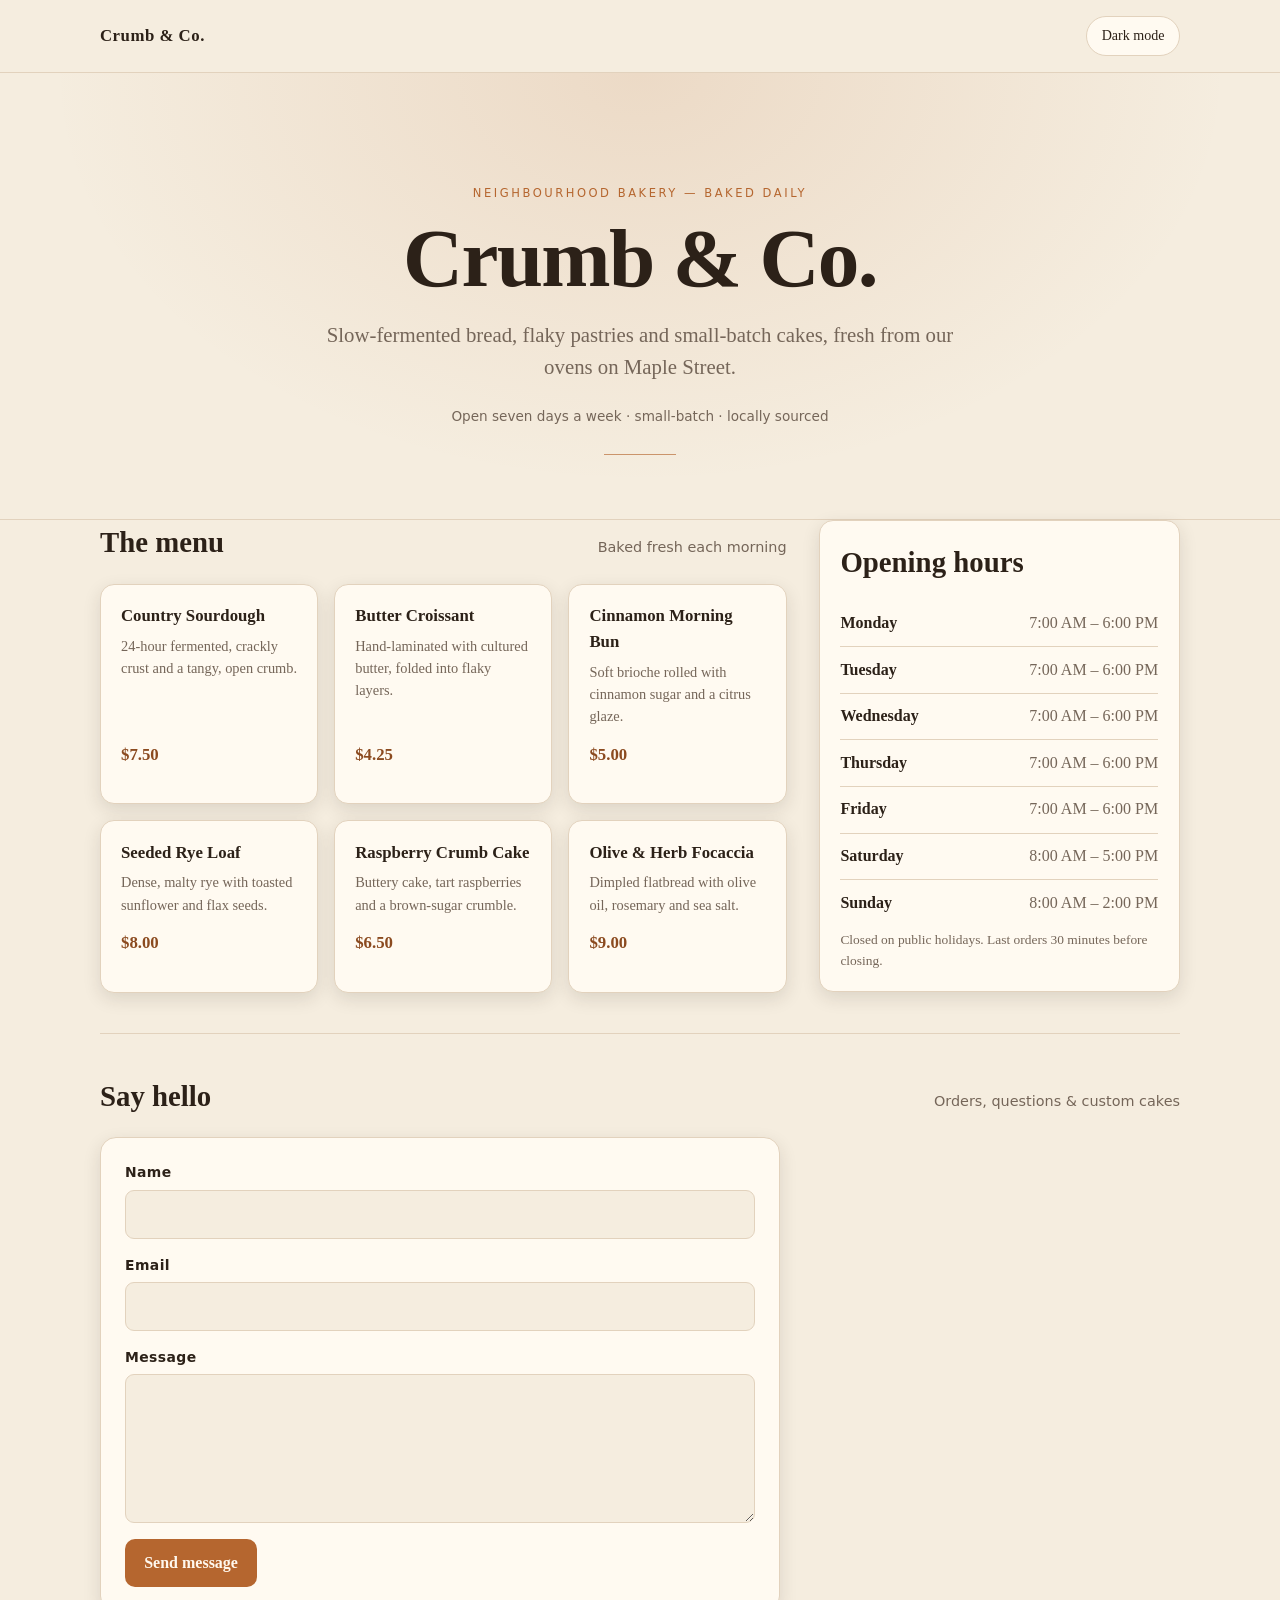
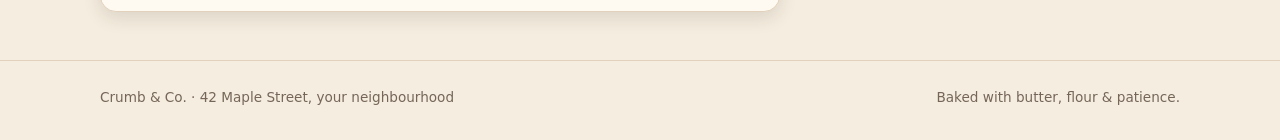
<file: deepseek/data/artifacts/site/ag-base/index.html>
<!DOCTYPE html>
<html lang="en">
<head>
<meta charset="utf-8">
<meta name="viewport" content="width=device-width, initial-scale=1">
<title>Crumb &amp; Co. — Neighbourhood Bakery</title>
<style>
  :root {
    --bg: #f5eddf;
    --surface: #fffaf1;
    --ink: #2c2118;
    --muted: #756659;
    --accent: #b5662f;
    --accent-deep: #8b4a1f;
    --line: #e2d2bd;
    --shadow: rgba(44, 33, 24, 0.12);
    --error: #a33a27;
  }

  body.dark {
    --bg: #14110d;
    --surface: #211c16;
    --ink: #f3e6d5;
    --muted: #c3b4a1;
    --accent: #e6a46b;
    --accent-deep: #f0bd85;
    --line: #3a3128;
    --shadow: rgba(0, 0, 0, 0.5);
    --error: #ff9b83;
  }

  *, *::before, *::after { box-sizing: border-box; }
  html { scroll-behavior: smooth; }

  body {
    margin: 0;
    font-family: "Iowan Old Style", "Palatino Linotype", Palatino, Georgia, serif;
    background: var(--bg);
    color: var(--ink);
    line-height: 1.55;
    transition: background-color 0.35s ease, color 0.35s ease;
  }

  .wrap {
    width: min(1080px, calc(100% - 2.5rem));
    margin: 0 auto;
  }

  .skip-link {
    position: absolute;
    left: 0.5rem;
    top: 0.5rem;
    padding: 0.5rem 0.75rem;
    background: var(--surface);
    border-radius: 6px;
    transform: translateY(-200%);
  }
  .skip-link:focus { transform: translateY(0); }

  .topbar {
    border-bottom: 1px solid var(--line);
    background: var(--bg);
  }
  .topbar-inner {
    display: flex;
    align-items: center;
    justify-content: space-between;
    gap: 1rem;
    padding: 1rem 0;
  }
  .wordmark {
    font-size: 1.05rem;
    font-weight: 600;
    letter-spacing: 0.03em;
  }
  .theme-toggle {
    font: inherit;
    font-size: 0.88rem;
    color: var(--ink);
    background: var(--surface);
    border: 1px solid var(--line);
    border-radius: 999px;
    padding: 0.5rem 0.9rem;
    cursor: pointer;
    transition: background-color 0.2s, border-color 0.2s;
  }
  .theme-toggle:hover { border-color: var(--accent); }
  .theme-toggle:focus-visible {
    outline: 2px solid var(--accent);
    outline-offset: 3px;
  }

  .hero {
    padding: clamp(3.5rem, 9vw, 7rem) 0 clamp(2.5rem, 6vw, 4rem);
    text-align: center;
    background: radial-gradient(ellipse at 50% 0%, rgba(181, 102, 47, 0.14), transparent 65%);
    border-bottom: 1px solid var(--line);
  }
  body.dark .hero {
    background: radial-gradient(ellipse at 50% 0%, rgba(230, 164, 107, 0.1), transparent 65%);
  }
  .eyebrow {
    margin: 0 0 0.8rem;
    font-family: ui-sans-serif, system-ui, sans-serif;
    font-size: 0.72rem;
    letter-spacing: 0.22em;
    text-transform: uppercase;
    color: var(--accent);
  }
  .hero h1 {
    margin: 0;
    font-size: clamp(2.6rem, 7vw, 5.2rem);
    letter-spacing: -0.02em;
    line-height: 1.05;
  }
  .tagline {
    max-width: 40rem;
    margin: 1rem auto 0;
    font-size: clamp(1.05rem, 2.2vw, 1.3rem);
    color: var(--muted);
  }
  .hero-note {
    margin: 1.4rem 0 0;
    font-family: ui-sans-serif, system-ui, sans-serif;
    font-size: 0.85rem;
    color: var(--muted);
  }
  .hero-rule {
    width: 72px;
    height: 1px;
    margin: 1.7rem auto 0;
    background: var(--accent);
    opacity: 0.65;
  }

  main { padding: 0 0 3rem; }

  .content-grid {
    display: grid;
    grid-template-columns: minmax(0, 1.9fr) minmax(0, 1fr);
    gap: 2rem;
    align-items: start;
  }

  .section-head {
    display: flex;
    align-items: baseline;
    justify-content: space-between;
    gap: 1rem;
    margin-bottom: 1.2rem;
  }
  .section-head h2 {
    margin: 0;
    font-size: clamp(1.35rem, 2.4vw, 1.8rem);
  }
  .section-head p {
    margin: 0;
    font-size: 0.9rem;
    color: var(--muted);
    font-family: ui-sans-serif, system-ui, sans-serif;
  }

  .menu-grid {
    display: grid;
    grid-template-columns: repeat(3, minmax(0, 1fr));
    gap: 1rem;
  }
  .menu-card {
    display: flex;
    flex-direction: column;
    background: var(--surface);
    border: 1px solid var(--line);
    border-radius: 14px;
    padding: 1.15rem 1.25rem;
    box-shadow: 0 6px 18px var(--shadow);
    transition: background-color 0.25s, border-color 0.25s;
  }
  .menu-card h3 {
    margin: 0 0 0.35rem;
    font-size: 1.05rem;
  }
  .menu-card .desc {
    margin: 0 0 0.9rem;
    font-size: 0.9rem;
    color: var(--muted);
  }
  .menu-card .price {
    margin-top: auto;
    font-weight: 700;
    color: var(--accent-deep);
    font-size: 1.05rem;
  }

  .hours-card {
    background: var(--surface);
    border: 1px solid var(--line);
    border-radius: 14px;
    padding: 1.2rem 1.3rem;
    box-shadow: 0 6px 18px var(--shadow);
  }
  .hours-card h2 {
    margin: 0 0 1rem;
    font-size: clamp(1.35rem, 2.4vw, 1.8rem);
  }
  .hours-list {
    margin: 0;
    padding: 0;
    list-style: none;
  }
  .hour-row {
    display: flex;
    justify-content: space-between;
    gap: 1.5rem;
    padding: 0.65rem 0;
    border-bottom: 1px solid var(--line);
  }
  .hour-row:last-child {
    border-bottom: 0;
    padding-bottom: 0;
  }
  .hour-row .day { font-weight: 600; }
  .hour-row .time {
    color: var(--muted);
    font-variant-numeric: tabular-nums;
  }
  .hours-note {
    margin: 0.9rem 0 0;
    font-size: 0.84rem;
    color: var(--muted);
  }

  .contact-section {
    margin-top: 2.5rem;
    border-top: 1px solid var(--line);
    padding-top: 2.5rem;
  }
  .contact-card {
    background: var(--surface);
    border: 1px solid var(--line);
    border-radius: 16px;
    padding: 1.5rem;
    box-shadow: 0 6px 18px var(--shadow);
    max-width: 680px;
  }
  .form-grid {
    display: grid;
    gap: 1rem;
  }
  .field {
    display: flex;
    flex-direction: column;
    gap: 0.35rem;
  }
  label {
    font-family: ui-sans-serif, system-ui, sans-serif;
    font-size: 0.87rem;
    font-weight: 600;
    letter-spacing: 0.03em;
  }
  input, textarea {
    font: inherit;
    color: var(--ink);
    background: var(--bg);
    border: 1px solid var(--line);
    border-radius: 9px;
    padding: 0.7rem 0.85rem;
    transition: border-color 0.2s, background-color 0.2s;
  }
  body.dark input, body.dark textarea { background: #18140f; }
  input:focus, textarea:focus {
    outline: 2px solid var(--accent);
    outline-offset: 1px;
    border-color: var(--accent);
  }
  textarea {
    min-height: 130px;
    resize: vertical;
  }
  .error {
    margin: 0.35rem 0 0;
    font-family: ui-sans-serif, system-ui, sans-serif;
    font-size: 0.82rem;
    color: var(--error);
  }
  .submit-btn {
    font: inherit;
    font-weight: 600;
    border: 0;
    border-radius: 10px;
    padding: 0.75rem 1.2rem;
    background: var(--accent);
    color: #fff8ee;
    cursor: pointer;
    width: fit-content;
    transition: background-color 0.2s, transform 0.1s;
  }
  body.dark .submit-btn { color: #1c1510; }
  .submit-btn:hover { background: var(--accent-deep); }
  .submit-btn:active { transform: translateY(1px); }
  .submit-btn:focus-visible {
    outline: 2px solid var(--ink);
    outline-offset: 3px;
  }
  .form-status {
    margin: 0.5rem 0 0;
    font-family: ui-sans-serif, system-ui, sans-serif;
    font-size: 0.92rem;
    color: var(--accent-deep);
  }

  footer {
    border-top: 1px solid var(--line);
    padding: 1.6rem 0 2rem;
    color: var(--muted);
    font-family: ui-sans-serif, system-ui, sans-serif;
    font-size: 0.85rem;
  }
  footer .wrap {
    display: flex;
    justify-content: space-between;
    gap: 1rem;
    flex-wrap: wrap;
  }

  @media (max-width: 900px) {
    .menu-grid { grid-template-columns: repeat(2, minmax(0, 1fr)); }
  }

  @media (max-width: 600px) {
    .content-grid { grid-template-columns: 1fr; }
    .menu-grid { grid-template-columns: 1fr; }
    .section-head {
      flex-direction: column;
      align-items: flex-start;
    }
    .topbar-inner { flex-wrap: wrap; }
    .hero { padding: 2.5rem 0 2rem; }
    .hour-row {
      flex-direction: column;
      gap: 0.15rem;
    }
    footer .wrap {
      flex-direction: column;
      gap: 0.35rem;
    }
  }

  @media (prefers-reduced-motion: reduce) {
    html { scroll-behavior: auto; }
    * { transition: none !important; }
  }
</style>
</head>
<body>
<a class="skip-link" href="#main">Skip to content</a>

<header class="topbar">
  <div class="wrap topbar-inner">
    <span class="wordmark">Crumb &amp; Co.</span>
    <button id="themeToggle" class="theme-toggle" type="button" aria-pressed="false">Dark mode</button>
  </div>
</header>

<section class="hero" aria-labelledby="hero-title">
  <div class="wrap">
    <p class="eyebrow">Neighbourhood bakery — baked daily</p>
    <h1 id="hero-title">Crumb &amp; Co.</h1>
    <p class="tagline">Slow-fermented bread, flaky pastries and small-batch cakes, fresh from our ovens on Maple Street.</p>
    <p class="hero-note">Open seven days a week · small-batch · locally sourced</p>
    <div class="hero-rule" aria-hidden="true"></div>
  </div>
</section>

<main id="main">
  <div class="wrap">
    <div class="content-grid">
      <section aria-labelledby="menu-title">
        <div class="section-head">
          <h2 id="menu-title">The menu</h2>
          <p>Baked fresh each morning</p>
        </div>
        <div class="menu-grid">
          <article class="menu-card">
            <h3>Country Sourdough</h3>
            <p class="desc">24-hour fermented, crackly crust and a tangy, open crumb.</p>
            <p class="price">$7.50</p>
          </article>
          <article class="menu-card">
            <h3>Butter Croissant</h3>
            <p class="desc">Hand-laminated with cultured butter, folded into flaky layers.</p>
            <p class="price">$4.25</p>
          </article>
          <article class="menu-card">
            <h3>Cinnamon Morning Bun</h3>
            <p class="desc">Soft brioche rolled with cinnamon sugar and a citrus glaze.</p>
            <p class="price">$5.00</p>
          </article>
          <article class="menu-card">
            <h3>Seeded Rye Loaf</h3>
            <p class="desc">Dense, malty rye with toasted sunflower and flax seeds.</p>
            <p class="price">$8.00</p>
          </article>
          <article class="menu-card">
            <h3>Raspberry Crumb Cake</h3>
            <p class="desc">Buttery cake, tart raspberries and a brown-sugar crumble.</p>
            <p class="price">$6.50</p>
          </article>
          <article class="menu-card">
            <h3>Olive &amp; Herb Focaccia</h3>
            <p class="desc">Dimpled flatbread with olive oil, rosemary and sea salt.</p>
            <p class="price">$9.00</p>
          </article>
        </div>
      </section>

      <aside class="hours-card" aria-labelledby="hours-title">
        <h2 id="hours-title">Opening hours</h2>
        <ul class="hours-list">
          <li class="hour-row"><span class="day">Monday</span><span class="time">7:00 AM – 6:00 PM</span></li>
          <li class="hour-row"><span class="day">Tuesday</span><span class="time">7:00 AM – 6:00 PM</span></li>
          <li class="hour-row"><span class="day">Wednesday</span><span class="time">7:00 AM – 6:00 PM</span></li>
          <li class="hour-row"><span class="day">Thursday</span><span class="time">7:00 AM – 6:00 PM</span></li>
          <li class="hour-row"><span class="day">Friday</span><span class="time">7:00 AM – 6:00 PM</span></li>
          <li class="hour-row"><span class="day">Saturday</span><span class="time">8:00 AM – 5:00 PM</span></li>
          <li class="hour-row"><span class="day">Sunday</span><span class="time">8:00 AM – 2:00 PM</span></li>
        </ul>
        <p class="hours-note">Closed on public holidays. Last orders 30 minutes before closing.</p>
      </aside>
    </div>

    <section class="contact-section" aria-labelledby="contact-title">
      <div class="section-head">
        <h2 id="contact-title">Say hello</h2>
        <p>Orders, questions &amp; custom cakes</p>
      </div>
      <div class="contact-card">
        <form id="contactForm" novalidate>
          <div class="form-grid">
            <div class="field">
              <label for="name">Name</label>
              <input id="name" name="name" type="text" autocomplete="name" required>
              <p id="nameError" class="error" role="alert" hidden></p>
            </div>
            <div class="field">
              <label for="email">Email</label>
              <input id="email" name="email" type="email" autocomplete="email" required aria-describedby="emailError">
              <p id="emailError" class="error" role="alert" hidden></p>
            </div>
            <div class="field">
              <label for="message">Message</label>
              <textarea id="message" name="message" rows="5" required></textarea>
              <p id="messageError" class="error" role="alert" hidden></p>
            </div>
            <div>
              <button class="submit-btn" type="submit">Send message</button>
              <p id="formStatus" class="form-status" role="status" hidden></p>
            </div>
          </div>
        </form>
      </div>
    </section>
  </div>
</main>

<footer>
  <div class="wrap">
    <span>Crumb &amp; Co. · 42 Maple Street, your neighbourhood</span>
    <span>Baked with butter, flour &amp; patience.</span>
  </div>
</footer>

<script>
  (() => {
    const body = document.body;
    const toggle = document.getElementById('themeToggle');
    const storageKey = 'crumb-co-theme';

    const applyTheme = (isDark) => {
      body.classList.toggle('dark', isDark);
      toggle.setAttribute('aria-pressed', String(isDark));
      toggle.textContent = isDark ? 'Light mode' : 'Dark mode';
    };

    applyTheme(localStorage.getItem(storageKey) === 'dark');

    toggle.addEventListener('click', () => {
      const isDark = !body.classList.contains('dark');
      applyTheme(isDark);
      localStorage.setItem(storageKey, isDark ? 'dark' : 'light');
    });

    const form = document.getElementById('contactForm');
    const nameInput = document.getElementById('name');
    const emailInput = document.getElementById('email');
    const messageInput = document.getElementById('message');
    const nameError = document.getElementById('nameError');
    const emailError = document.getElementById('emailError');
    const messageError = document.getElementById('messageError');
    const status = document.getElementById('formStatus');
    const emailPattern = /^[^\s@]+@[^\s@]+\.[^\s@]+$/;

    const clearError = (input, error) => {
      error.textContent = '';
      error.hidden = true;
      input.removeAttribute('aria-invalid');
    };

    const showError = (input, error, message) => {
      error.textContent = message;
      error.hidden = false;
      input.setAttribute('aria-invalid', 'true');
    };

    const fields = [
      [nameInput, nameError],
      [emailInput, emailError],
      [messageInput, messageError],
    ];

    fields.forEach(([input, error]) => {
      input.addEventListener('input', () => {
        clearError(input, error);
        status.textContent = '';
        status.hidden = true;
      });
    });

    form.addEventListener('submit', (event) => {
      event.preventDefault();
      status.textContent = '';
      status.hidden = true;

      const name = nameInput.value.trim();
      const email = emailInput.value.trim();
      const message = messageInput.value.trim();
      let isValid = true;

      clearError(nameInput, nameError);
      clearError(emailInput, emailError);
      clearError(messageInput, messageError);

      if (!name) {
        showError(nameInput, nameError, 'Please tell us your name.');
        isValid = false;
      }

      if (!email) {
        showError(emailInput, emailError, 'Please enter your email address.');
        isValid = false;
      } else if (!emailPattern.test(email)) {
        showError(emailInput, emailError, 'Please enter a valid email address, like you@example.com.');
        isValid = false;
      }

      if (!message) {
        showError(messageInput, messageError, 'Please write a short message.');
        isValid = false;
      }

      if (!isValid) {
        const firstInvalid = form.querySelector('[aria-invalid="true"]');
        if (firstInvalid) firstInvalid.focus();
        return;
      }

      status.textContent = 'Thanks, ' + name + '. We’ll reply within one business day.';
      status.hidden = false;
      form.reset();
    });
  })();
</script>
</body>
</html>
</file>
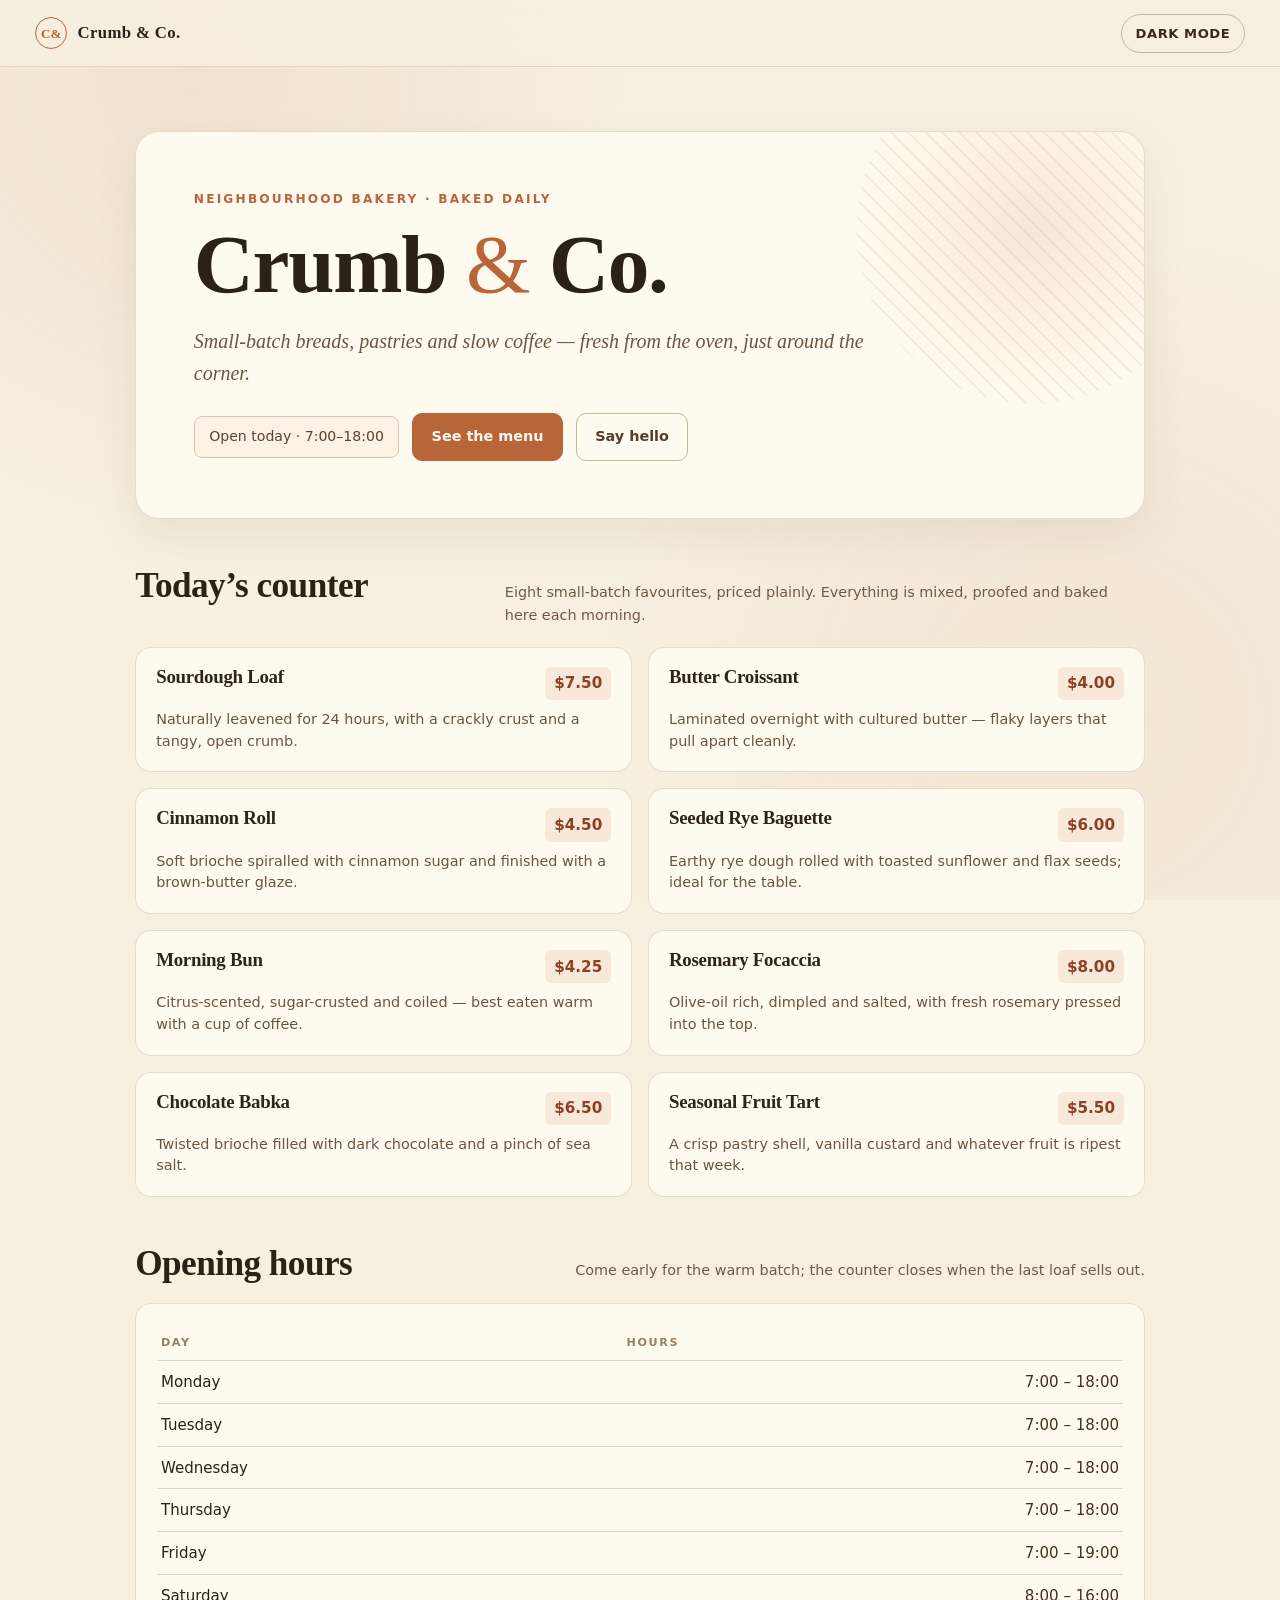
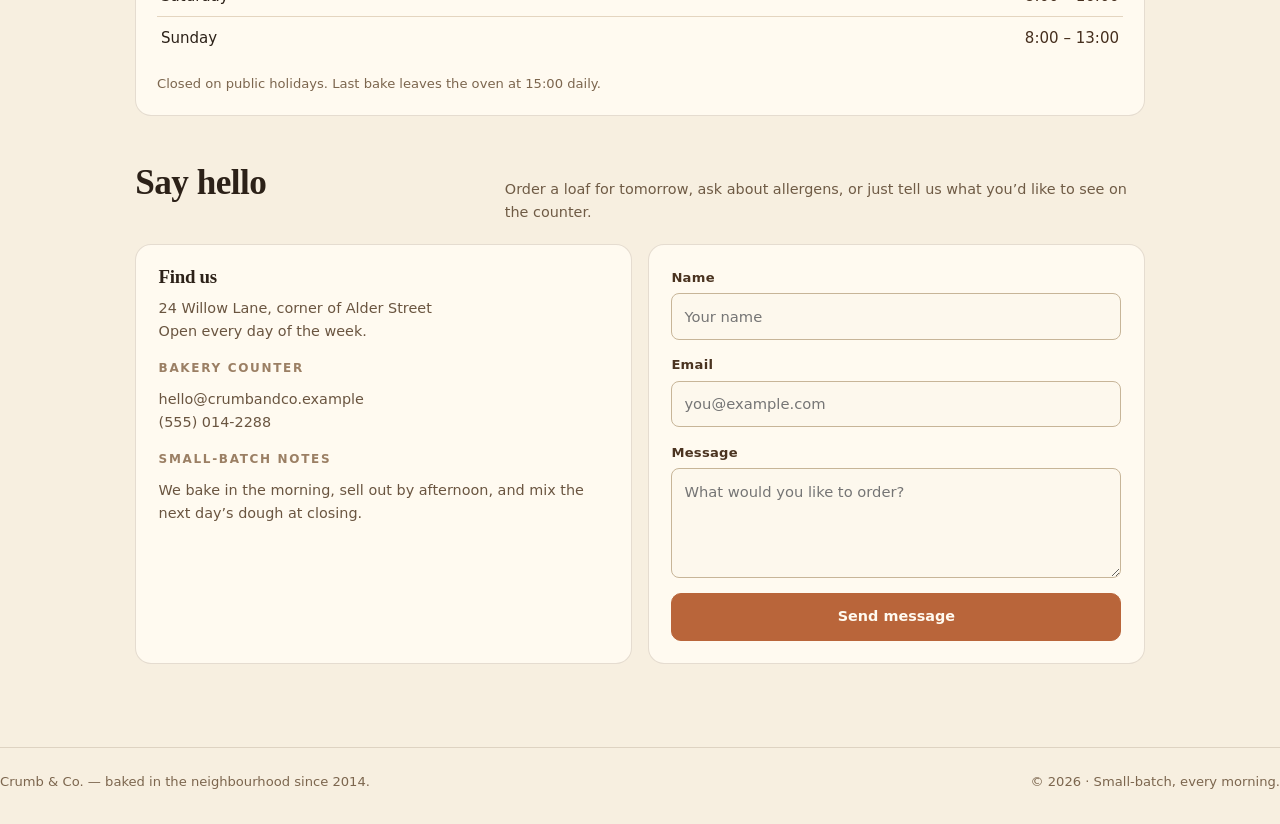
<file: deepseek/data/artifacts/site/ag-graft/index.html>
<!DOCTYPE html>
<html lang="en">
<head>
<meta charset="utf-8">
<meta name="viewport" content="width=device-width, initial-scale=1">
<title>Crumb & Co. — Neighbourhood Bakery</title>
<style>
  /* ---------- Base ---------- */
  *,
  *::before,
  *::after { box-sizing: border-box; }

  html { scroll-behavior: smooth; }

  body {
    margin: 0;
    background: #f7efe0;
    color: #2c2118;
    font-family: ui-sans-serif, system-ui, -apple-system, "Segoe UI", Roboto, Helvetica, Arial, sans-serif;
    line-height: 1.6;
    transition: background-color 0.35s ease, color 0.35s ease;
  }

  body.dark {
    background: #17120e;
    color: #f3e7d7;
  }

  body::before {
    content: "";
    position: fixed;
    inset: 0;
    pointer-events: none;
    background:
      radial-gradient(circle at 15% 10%, rgba(196, 114, 66, 0.10), transparent 32%),
      radial-gradient(circle at 85% 80%, rgba(196, 114, 66, 0.08), transparent 38%);
    z-index: 0;
  }

  body.dark::before {
    background:
      radial-gradient(circle at 15% 10%, rgba(224, 138, 82, 0.08), transparent 34%),
      radial-gradient(circle at 85% 80%, rgba(224, 138, 82, 0.06), transparent 40%);
  }

  h1, h2, h3 {
    margin: 0;
    font-family: "Iowan Old Style", "Palatino Linotype", Palatino, Georgia, "Times New Roman", serif;
    font-weight: 600;
    line-height: 1.1;
    letter-spacing: -0.015em;
  }

  h1 { font-size: clamp(2.8rem, 8vw, 5.2rem); }
  h2 { font-size: clamp(1.6rem, 3.2vw, 2.2rem); }
  h3 { font-size: 1.18rem; }

  p { margin: 0; }

  a { color: inherit; }

  .wrap {
    width: min(1080px, 100%);
    margin: 0 auto;
    padding: clamp(1rem, 3vw, 2.2rem);
  }

  /* ---------- Header ---------- */
  .site-header {
    position: sticky;
    top: 0;
    z-index: 20;
    display: flex;
    align-items: center;
    justify-content: space-between;
    gap: 1rem;
    padding: 0.85rem clamp(1rem, 3vw, 2.2rem);
    background: rgba(247, 239, 224, 0.82);
    border-bottom: 1px solid rgba(92, 64, 41, 0.14);
    backdrop-filter: blur(12px);
    -webkit-backdrop-filter: blur(12px);
    transition: background-color 0.35s ease, border-color 0.35s ease;
  }

  body.dark .site-header {
    background: rgba(23, 18, 14, 0.85);
    border-bottom-color: rgba(224, 138, 82, 0.14);
  }

  .brand {
    display: flex;
    align-items: center;
    gap: 0.65rem;
    font-family: "Iowan Old Style", "Palatino Linotype", Palatino, Georgia, serif;
    font-weight: 700;
    letter-spacing: 0.02em;
    font-size: 1.05rem;
  }

  .brand-mark {
    width: 2rem;
    height: 2rem;
    display: grid;
    place-items: center;
    border: 1.5px solid #b9653a;
    border-radius: 50%;
    font-size: 0.82rem;
    letter-spacing: 0;
    color: #b9653a;
  }

  body.dark .brand-mark {
    border-color: #e08a52;
    color: #e08a52;
  }

  .theme-toggle {
    appearance: none;
    border: 1px solid #c7b598;
    background: transparent;
    color: #3a2a1d;
    font: inherit;
    font-size: 0.82rem;
    font-weight: 600;
    letter-spacing: 0.04em;
    text-transform: uppercase;
    padding: 0.5rem 0.85rem;
    border-radius: 999px;
    cursor: pointer;
    transition: background-color 0.2s ease, color 0.2s ease, border-color 0.2s ease;
  }

  .theme-toggle:hover {
    background: rgba(185, 101, 58, 0.12);
    border-color: #b9653a;
  }

  .theme-toggle:focus-visible,
  .btn:focus-visible,
  input:focus-visible,
  textarea:focus-visible {
    outline: 3px solid #c97745;
    outline-offset: 2px;
  }

  body.dark .theme-toggle {
    color: #f0e2d1;
    border-color: #4a3829;
  }

  body.dark .theme-toggle:hover {
    background: rgba(224, 138, 82, 0.14);
    border-color: #e08a52;
  }

  /* ---------- Hero ---------- */
  .hero {
    position: relative;
    overflow: hidden;
    border: 1px solid rgba(92, 64, 41, 0.16);
    border-radius: 24px;
    background: #fffaf0;
    padding: clamp(1.8rem, 6vw, 3.6rem);
    margin-top: clamp(1rem, 3vw, 1.8rem);
    box-shadow: 0 18px 45px rgba(70, 46, 26, 0.08);
    transition: background-color 0.35s ease, border-color 0.35s ease, box-shadow 0.35s ease;
  }

  body.dark .hero {
    background: #241b15;
    border-color: rgba(224, 138, 82, 0.18);
    box-shadow: 0 18px 45px rgba(0, 0, 0, 0.35);
  }

  .hero-grain {
    position: absolute;
    right: -4rem;
    top: -5rem;
    width: 22rem;
    height: 22rem;
    border-radius: 50%;
    background:
      repeating-linear-gradient(45deg, rgba(190, 111, 65, 0.10) 0 2px, transparent 2px 12px),
      radial-gradient(circle, rgba(196, 114, 66, 0.14), transparent 68%);
    pointer-events: none;
  }

  .eyebrow {
    font-size: 0.76rem;
    font-weight: 700;
    letter-spacing: 0.18em;
    text-transform: uppercase;
    color: #b9653a;
  }

  body.dark .eyebrow { color: #e08a52; }

  .hero h1 {
    margin-top: 0.6rem;
    color: #2c2118;
  }

  body.dark .hero h1 { color: #f7ecdd; }

  .hero .amp { color: #b9653a; font-weight: 500; }

  body.dark .hero .amp { color: #e08a52; }

  .tagline {
    max-width: 42rem;
    margin-top: 0.9rem;
    font-family: "Iowan Old Style", "Palatino Linotype", Palatino, Georgia, serif;
    font-style: italic;
    font-size: clamp(1rem, 2.2vw, 1.25rem);
    color: #6a5540;
  }

  body.dark .tagline { color: #cdb9a2; }

  .hero-meta {
    margin-top: 1.5rem;
    display: flex;
    flex-wrap: wrap;
    align-items: center;
    gap: 0.8rem;
  }

  .hero-chip {
    padding: 0.55rem 0.9rem;
    border: 1px solid #d9c6aa;
    border-radius: 8px;
    background: rgba(185, 101, 58, 0.06);
    font-size: 0.88rem;
    color: #5b442f;
  }

  body.dark .hero-chip {
    border-color: #4a3829;
    background: rgba(224, 138, 82, 0.08);
    color: #cdb9a2;
  }

  .btn {
    display: inline-block;
    text-decoration: none;
    font: inherit;
    font-size: 0.9rem;
    font-weight: 600;
    padding: 0.72rem 1.15rem;
    border-radius: 10px;
    background: #b9653a;
    color: #fffaf0;
    border: 1px solid #b9653a;
    cursor: pointer;
    transition: background-color 0.2s ease, transform 0.2s ease, border-color 0.2s ease;
  }

  .btn:hover {
    background: #a3532d;
    transform: translateY(-1px);
  }

  .btn.ghost {
    background: transparent;
    color: #573d27;
    border-color: #c7b598;
  }

  .btn.ghost:hover { background: rgba(185, 101, 58, 0.10); }

  body.dark .btn {
    background: #e08a52;
    border-color: #e08a52;
    color: #1b1410;
  }

  body.dark .btn:hover { background: #c97643; }

  body.dark .btn.ghost {
    background: transparent;
    color: #f0e2d1;
    border-color: #4a3829;
  }

  body.dark .btn.ghost:hover { background: rgba(224, 138, 82, 0.12); }

  /* ---------- Sections ---------- */
  section.block {
    margin-top: clamp(2rem, 5vw, 3rem);
  }

  .section-head {
    display: flex;
    align-items: baseline;
    justify-content: space-between;
    gap: 1rem;
    flex-wrap: wrap;
    margin-bottom: 1.2rem;
  }

  .section-head p {
    color: #6f5b45;
    font-size: 0.9rem;
    max-width: 40rem;
  }

  body.dark .section-head p { color: #b8a690; }

  /* ---------- Menu ---------- */
  .menu-grid {
    display: grid;
    grid-template-columns: repeat(2, minmax(0, 1fr));
    gap: 1rem;
  }

  .menu-card {
    position: relative;
    border: 1px solid rgba(92, 64, 41, 0.16);
    border-radius: 16px;
    background: #fffaf0;
    padding: 1.2rem 1.25rem;
    transition: background-color 0.35s ease, border-color 0.35s ease, transform 0.2s ease, box-shadow 0.2s ease;
  }

  .menu-card:hover {
    transform: translateY(-3px);
    box-shadow: 0 12px 26px rgba(70, 46, 26, 0.10);
  }

  body.dark .menu-card {
    background: #241b15;
    border-color: rgba(224, 138, 82, 0.16);
  }

  body.dark .menu-card:hover { box-shadow: 0 12px 26px rgba(0, 0, 0, 0.3); }

  .menu-top {
    display: flex;
    justify-content: space-between;
    align-items: flex-start;
    gap: 0.75rem;
  }

  .menu-top h3 { color: #2f2419; }
  body.dark .menu-top h3 { color: #f7ecdd; }

  .price {
    white-space: nowrap;
    font-weight: 700;
    font-size: 0.95rem;
    color: #8e4025;
    background: rgba(185, 101, 58, 0.12);
    padding: 0.28rem 0.55rem;
    border-radius: 6px;
  }

  body.dark .price {
    color: #f4b183;
    background: rgba(224, 138, 82, 0.14);
  }

  .menu-card p {
    margin-top: 0.55rem;
    color: #6a5540;
    font-size: 0.9rem;
    line-height: 1.5;
  }

  body.dark .menu-card p { color: #c1ad96; }

  /* ---------- Hours ---------- */
  .hours-card {
    border: 1px solid rgba(92, 64, 41, 0.16);
    border-radius: 16px;
    background: #fffaf0;
    padding: 1.3rem;
    transition: background-color 0.35s ease, border-color 0.35s ease;
  }

  body.dark .hours-card {
    background: #241b15;
    border-color: rgba(224, 138, 82, 0.16);
  }

  .hours-table {
    width: 100%;
    border-collapse: collapse;
    font-size: 0.94rem;
  }

  .hours-table th,
  .hours-table td {
    text-align: left;
    padding: 0.55rem 0.25rem;
    border-bottom: 1px solid #e4d5c0;
  }

  .hours-table th {
    font-size: 0.7rem;
    letter-spacing: 0.14em;
    text-transform: uppercase;
    color: #9b7f64;
    font-weight: 700;
  }

  .hours-table td:last-child {
    text-align: right;
    font-variant-numeric: tabular-nums;
    color: #462f1e;
  }

  .hours-table tr:last-child td { border-bottom: none; }

  body.dark .hours-table th,
  body.dark .hours-table td { border-bottom-color: #3a2f24; }
  body.dark .hours-table th { color: #a58e75; }
  body.dark .hours-table td:last-child { color: #f0e2d1; }

  .hours-note {
    margin-top: 0.9rem;
    font-size: 0.82rem;
    color: #7c664e;
  }

  body.dark .hours-note { color: #b8a690; }

  /* ---------- Contact ---------- */
  .contact-layout {
    display: grid;
    grid-template-columns: 1fr 1fr;
    gap: 1rem;
  }

  .contact-card {
    border: 1px solid rgba(92, 64, 41, 0.16);
    border-radius: 16px;
    background: #fffaf0;
    padding: 1.4rem;
    transition: background-color 0.35s ease, border-color 0.35s ease;
  }

  body.dark .contact-card {
    background: #241b15;
    border-color: rgba(224, 138, 82, 0.16);
  }

  .contact-info p {
    margin-top: 0.6rem;
    color: #6a5540;
    font-size: 0.9rem;
  }

  body.dark .contact-info p { color: #c1ad96; }

  .contact-info strong {
    display: block;
    margin-top: 1rem;
    font-size: 0.75rem;
    letter-spacing: 0.14em;
    text-transform: uppercase;
    color: #9b7f64;
  }

  body.dark .contact-info strong { color: #a58e75; }

  form { display: grid; gap: 0.9rem; }

  .field { display: grid; gap: 0.35rem; }

  .field label {
    font-size: 0.82rem;
    font-weight: 600;
    letter-spacing: 0.02em;
    color: #4a3320;
  }

  body.dark .field label { color: #e6d5c2; }

  .field input,
  .field textarea {
    width: 100%;
    font: inherit;
    font-size: 0.92rem;
    padding: 0.65rem 0.75rem;
    border: 1px solid #c7b598;
    border-radius: 8px;
    background: #fdf8ed;
    color: #2c2118;
    transition: background-color 0.25s ease, border-color 0.25s ease;
  }

  .field textarea { resize: vertical; min-height: 110px; }

  body.dark .field input,
  body.dark .field textarea {
    background: #1d1510;
    border-color: #4a3829;
    color: #f0e2d1;
  }

  .field input.invalid,
  .field textarea.invalid { border-color: #c0392b; }

  body.dark .field input.invalid,
  body.dark .field textarea.invalid { border-color: #e06a58; }

  .field-error {
    font-size: 0.8rem;
    color: #b23a2b;
    margin-top: 0.1rem;
  }

  body.dark .field-error { color: #f08a76; }

  .form-status {
    margin-top: 0.2rem;
    padding: 0.7rem 0.8rem;
    border: 1px solid #7fae84;
    background: rgba(127, 174, 132, 0.14);
    border-radius: 8px;
    font-size: 0.86rem;
    color: #356a3e;
  }

  body.dark .form-status {
    border-color: #7fae84;
    background: rgba(127, 174, 132, 0.12);
    color: #a9d3ab;
  }

  [hidden] { display: none; }

  /* ---------- Footer ---------- */
  footer {
    margin-top: clamp(2rem, 5vw, 3rem);
    padding: 1.4rem 0 2rem;
    border-top: 1px solid rgba(92, 64, 41, 0.16);
    font-size: 0.82rem;
    color: #7c664e;
    display: flex;
    justify-content: space-between;
    gap: 1rem;
    flex-wrap: wrap;
  }

  body.dark footer {
    border-top-color: #3a2f24;
    color: #b8a690;
  }

  /* ---------- Responsive: one column below 600px ---------- */
  @media (max-width: 600px) {
    .wrap { padding: 1rem; }

    .site-header {
      padding: 0.75rem 1rem;
    }

    .hero {
      margin-top: 0.8rem;
      padding: 1.5rem;
    }

    .hero-meta {
      flex-direction: column;
      align-items: stretch;
    }

    .hero-meta .btn,
    .hero-meta .hero-chip {
      display: block;
      text-align: center;
    }

    .menu-grid {
      grid-template-columns: 1fr;
    }

    .contact-layout {
      grid-template-columns: 1fr;
    }

    .section-head {
      flex-direction: column;
      align-items: flex-start;
      gap: 0.5rem;
    }

    .hero-grain {
      right: -7rem;
      top: -7rem;
      width: 18rem;
      height: 18rem;
    }
  }

  @media (prefers-reduced-motion: reduce) {
    html { scroll-behavior: auto; }
    *, *::before, *::after {
      transition-duration: 0.01ms !important;
      animation-duration: 0.01ms !important;
    }
  }
</style>
</head>
<body>
  <header class="site-header">
    <div class="brand">
      <span class="brand-mark" aria-hidden="true">C&amp;</span>
      <span>Crumb &amp; Co.</span>
    </div>
    <button id="themeToggle" class="theme-toggle" type="button" aria-pressed="false">Dark mode</button>
  </header>

  <main class="wrap">
    <section class="hero" aria-labelledby="hero-title">
      <div class="hero-grain" aria-hidden="true"></div>
      <p class="eyebrow">Neighbourhood bakery · baked daily</p>
      <h1 id="hero-title">Crumb <span class="amp">&amp;</span> Co.</h1>
      <p class="tagline">Small-batch breads, pastries and slow coffee — fresh from the oven, just around the corner.</p>
      <div class="hero-meta">
        <span class="hero-chip">Open today · 7:00–18:00</span>
        <a class="btn" href="#menu">See the menu</a>
        <a class="btn ghost" href="#contact">Say hello</a>
      </div>
    </section>

    <section class="block" id="menu" aria-labelledby="menu-title">
      <div class="section-head">
        <h2 id="menu-title">Today’s counter</h2>
        <p>Eight small-batch favourites, priced plainly. Everything is mixed, proofed and baked here each morning.</p>
      </div>

      <div class="menu-grid">
        <article class="menu-card">
          <div class="menu-top">
            <h3>Sourdough Loaf</h3>
            <span class="price">$7.50</span>
          </div>
          <p>Naturally leavened for 24 hours, with a crackly crust and a tangy, open crumb.</p>
        </article>

        <article class="menu-card">
          <div class="menu-top">
            <h3>Butter Croissant</h3>
            <span class="price">$4.00</span>
          </div>
          <p>Laminated overnight with cultured butter — flaky layers that pull apart cleanly.</p>
        </article>

        <article class="menu-card">
          <div class="menu-top">
            <h3>Cinnamon Roll</h3>
            <span class="price">$4.50</span>
          </div>
          <p>Soft brioche spiralled with cinnamon sugar and finished with a brown-butter glaze.</p>
        </article>

        <article class="menu-card">
          <div class="menu-top">
            <h3>Seeded Rye Baguette</h3>
            <span class="price">$6.00</span>
          </div>
          <p>Earthy rye dough rolled with toasted sunflower and flax seeds; ideal for the table.</p>
        </article>

        <article class="menu-card">
          <div class="menu-top">
            <h3>Morning Bun</h3>
            <span class="price">$4.25</span>
          </div>
          <p>Citrus-scented, sugar-crusted and coiled — best eaten warm with a cup of coffee.</p>
        </article>

        <article class="menu-card">
          <div class="menu-top">
            <h3>Rosemary Focaccia</h3>
            <span class="price">$8.00</span>
          </div>
          <p>Olive-oil rich, dimpled and salted, with fresh rosemary pressed into the top.</p>
        </article>

        <article class="menu-card">
          <div class="menu-top">
            <h3>Chocolate Babka</h3>
            <span class="price">$6.50</span>
          </div>
          <p>Twisted brioche filled with dark chocolate and a pinch of sea salt.</p>
        </article>

        <article class="menu-card">
          <div class="menu-top">
            <h3>Seasonal Fruit Tart</h3>
            <span class="price">$5.50</span>
          </div>
          <p>A crisp pastry shell, vanilla custard and whatever fruit is ripest that week.</p>
        </article>
      </div>
    </section>

    <section class="block" id="hours" aria-labelledby="hours-title">
      <div class="section-head">
        <h2 id="hours-title">Opening hours</h2>
        <p>Come early for the warm batch; the counter closes when the last loaf sells out.</p>
      </div>

      <div class="hours-card">
        <table class="hours-table">
          <thead>
            <tr>
              <th scope="col">Day</th>
              <th scope="col">Hours</th>
            </tr>
          </thead>
          <tbody>
            <tr><td>Monday</td><td>7:00 – 18:00</td></tr>
            <tr><td>Tuesday</td><td>7:00 – 18:00</td></tr>
            <tr><td>Wednesday</td><td>7:00 – 18:00</td></tr>
            <tr><td>Thursday</td><td>7:00 – 18:00</td></tr>
            <tr><td>Friday</td><td>7:00 – 19:00</td></tr>
            <tr><td>Saturday</td><td>8:00 – 16:00</td></tr>
            <tr><td>Sunday</td><td>8:00 – 13:00</td></tr>
          </tbody>
        </table>
        <p class="hours-note">Closed on public holidays. Last bake leaves the oven at 15:00 daily.</p>
      </div>
    </section>

    <section class="block" id="contact" aria-labelledby="contact-title">
      <div class="section-head">
        <h2 id="contact-title">Say hello</h2>
        <p>Order a loaf for tomorrow, ask about allergens, or just tell us what you’d like to see on the counter.</p>
      </div>

      <div class="contact-layout">
        <div class="contact-card contact-info">
          <h3>Find us</h3>
          <p>24 Willow Lane, corner of Alder Street<br>Open every day of the week.</p>
          <strong>Bakery counter</strong>
          <p>hello@crumbandco.example<br>(555) 014-2288</p>
          <strong>Small-batch notes</strong>
          <p>We bake in the morning, sell out by afternoon, and mix the next day’s dough at closing.</p>
        </div>

        <div class="contact-card">
          <form id="contactForm" novalidate>
            <div class="field">
              <label for="name">Name</label>
              <input id="name" name="name" type="text" autocomplete="name" placeholder="Your name" required>
              <p class="field-error" id="nameError" role="alert" aria-live="polite" hidden></p>
            </div>

            <div class="field">
              <label for="email">Email</label>
              <input id="email" name="email" type="email" autocomplete="email" inputmode="email" placeholder="you@example.com" aria-describedby="emailError" required>
              <p class="field-error" id="emailError" role="alert" aria-live="polite" hidden></p>
            </div>

            <div class="field">
              <label for="message">Message</label>
              <textarea id="message" name="message" placeholder="What would you like to order?" required></textarea>
              <p class="field-error" id="messageError" role="alert" aria-live="polite" hidden></p>
            </div>

            <button class="btn" type="submit">Send message</button>
            <p class="form-status" id="formStatus" role="status" aria-live="polite" hidden></p>
          </form>
        </div>
      </div>
    </section>
  </main>

  <footer>
    <span>Crumb &amp; Co. — baked in the neighbourhood since 2014.</span>
    <span>© 2026 · Small-batch, every morning.</span>
  </footer>

  <script>
    (function () {
      /* ---------- Dark-mode toggle with localStorage ---------- */
      const body = document.body;
      const toggle = document.getElementById('themeToggle');
      const key = 'crumb-co-theme';

      function setTheme(isDark) {
        body.classList.toggle('dark', isDark);
        toggle.setAttribute('aria-pressed', String(isDark));
        toggle.textContent = isDark ? 'Light mode' : 'Dark mode';
      }

      let saved = null;
      try {
        saved = localStorage.getItem(key);
      } catch (err) {
        saved = null;
      }
      setTheme(saved === 'dark');

      toggle.addEventListener('click', function () {
        const nextDark = !body.classList.contains('dark');
        setTheme(nextDark);
        try {
          localStorage.setItem(key, nextDark ? 'dark' : 'light');
        } catch (err) {
          /* Storage unavailable; the toggle still works for this visit. */
        }
      });

      /* ---------- Contact form validation ---------- */
      const form = document.getElementById('contactForm');
      const nameInput = document.getElementById('name');
      const emailInput = document.getElementById('email');
      const messageInput = document.getElementById('message');
      const nameError = document.getElementById('nameError');
      const emailError = document.getElementById('emailError');
      const messageError = document.getElementById('messageError');
      const formStatus = document.getElementById('formStatus');

      const emailPattern = /^[^\s@]+@[^\s@]+\.[^\s@]+$/;

      function showError(input, node, text) {
        node.textContent = text;
        node.hidden = false;
        input.classList.add('invalid');
        input.setAttribute('aria-invalid', 'true');
      }

      function clearError(input, node) {
        node.textContent = '';
        node.hidden = true;
        input.classList.remove('invalid');
        input.removeAttribute('aria-invalid');
      }

      function validate() {
        let valid = true;
        formStatus.hidden = true;

        if (!nameInput.value.trim()) {
          showError(nameInput, nameError, 'Please enter your name.');
          valid = false;
        } else {
          clearError(nameInput, nameError);
        }

        const email = emailInput.value.trim();
        if (!emailPattern.test(email)) {
          showError(emailInput, emailError, 'Please enter a valid email address, e.g. you@example.com.');
          valid = false;
        } else {
          clearError(emailInput, emailError);
        }

        if (!messageInput.value.trim()) {
          showError(messageInput, messageError, 'Please write a short message.');
          valid = false;
        } else {
          clearError(messageInput, messageError);
        }

        return valid;
      }

      form.addEventListener('submit', function (event) {
        event.preventDefault();

        if (!validate()) {
          const active = document.querySelector('.field input.invalid');
          if (active) active.focus();
          return; /* Do not "submit" while invalid. */
        }

        formStatus.textContent = "Thanks — your message is ready to send. We'll reply within a day.";
        formStatus.hidden = false;
        form.reset();
        emailInput.classList.remove('invalid');
      });

      /* Clear a field's inline error as soon as the person starts correcting it. */
      [nameInput, emailInput, messageInput].forEach(function (input) {
        input.addEventListener('input', function () {
          const node = input === nameInput ? nameError
            : input === emailInput ? emailError
            : messageError;
          if (!node.hidden) clearError(input, node);
          if (input === emailInput && node.hidden) {
            emailInput.removeAttribute('aria-invalid');
          }
        });
      });
    })();
  </script>
</body>
</html>
</file>
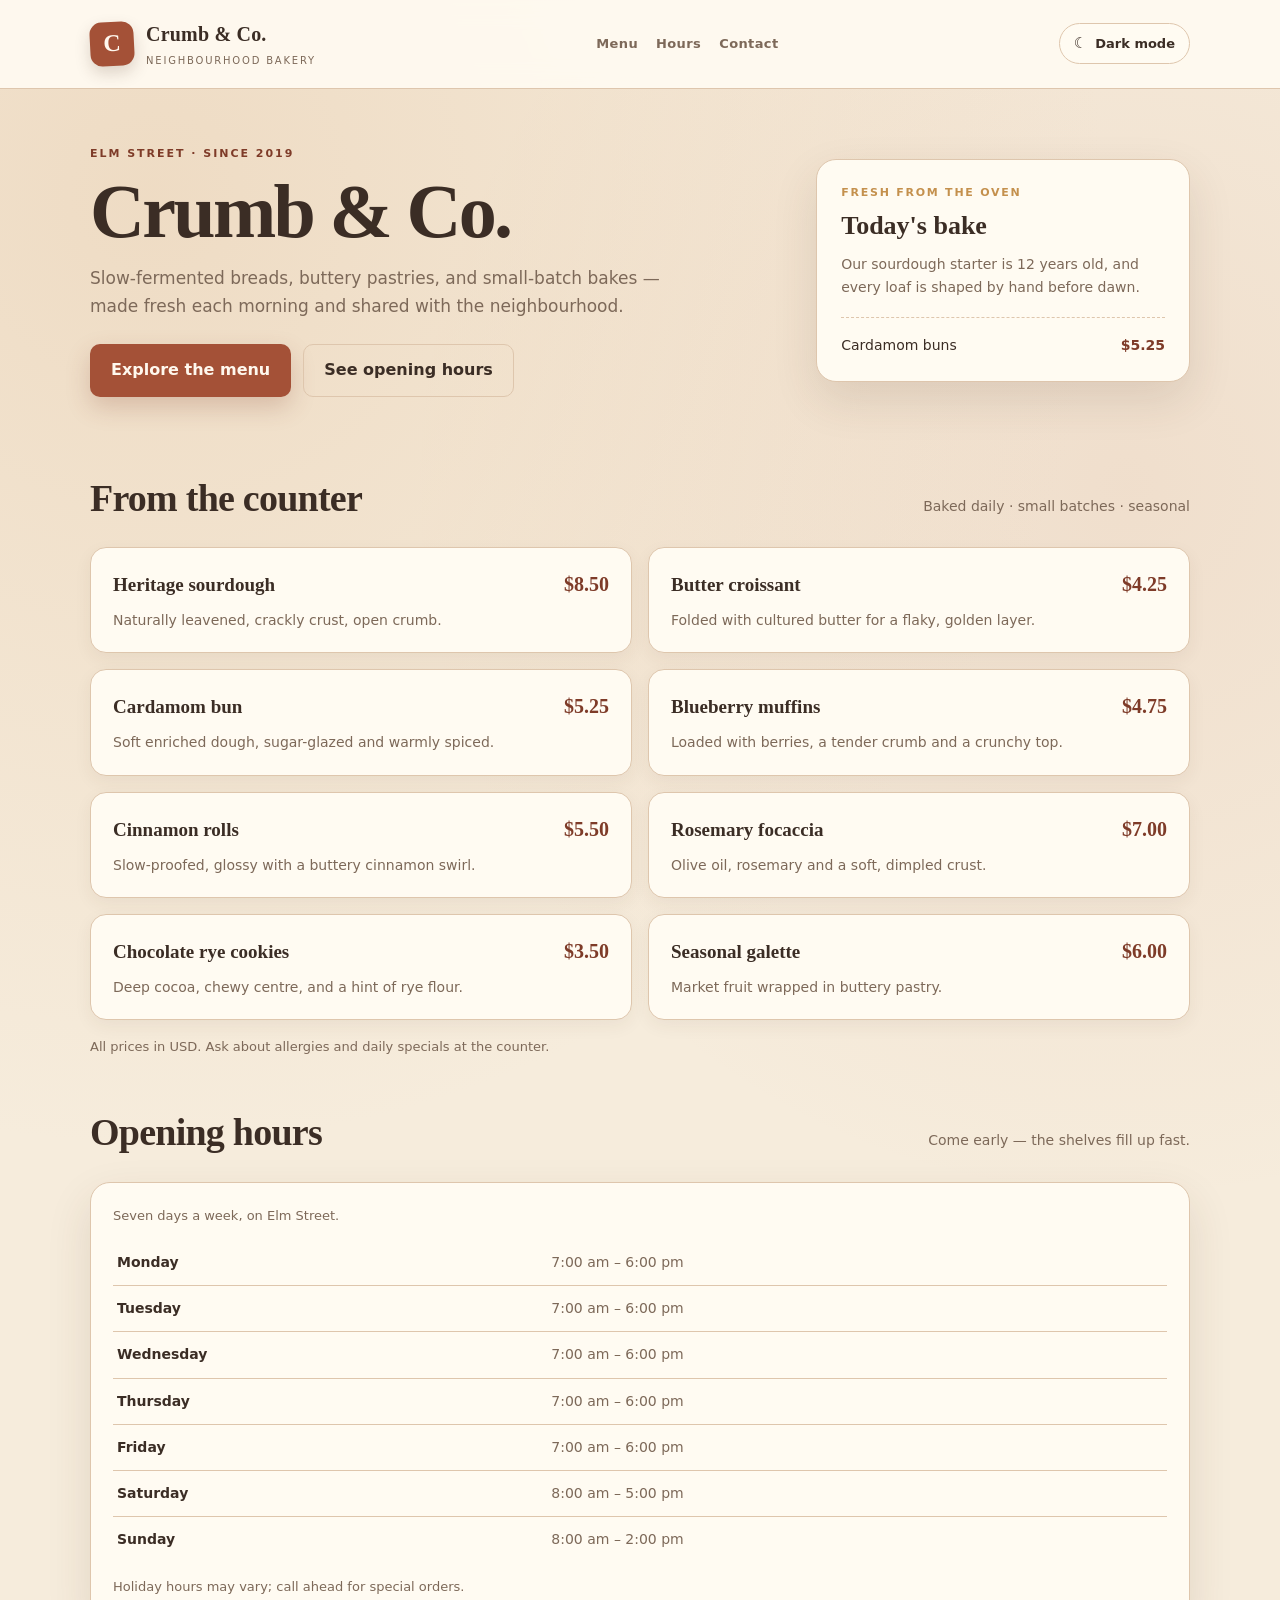
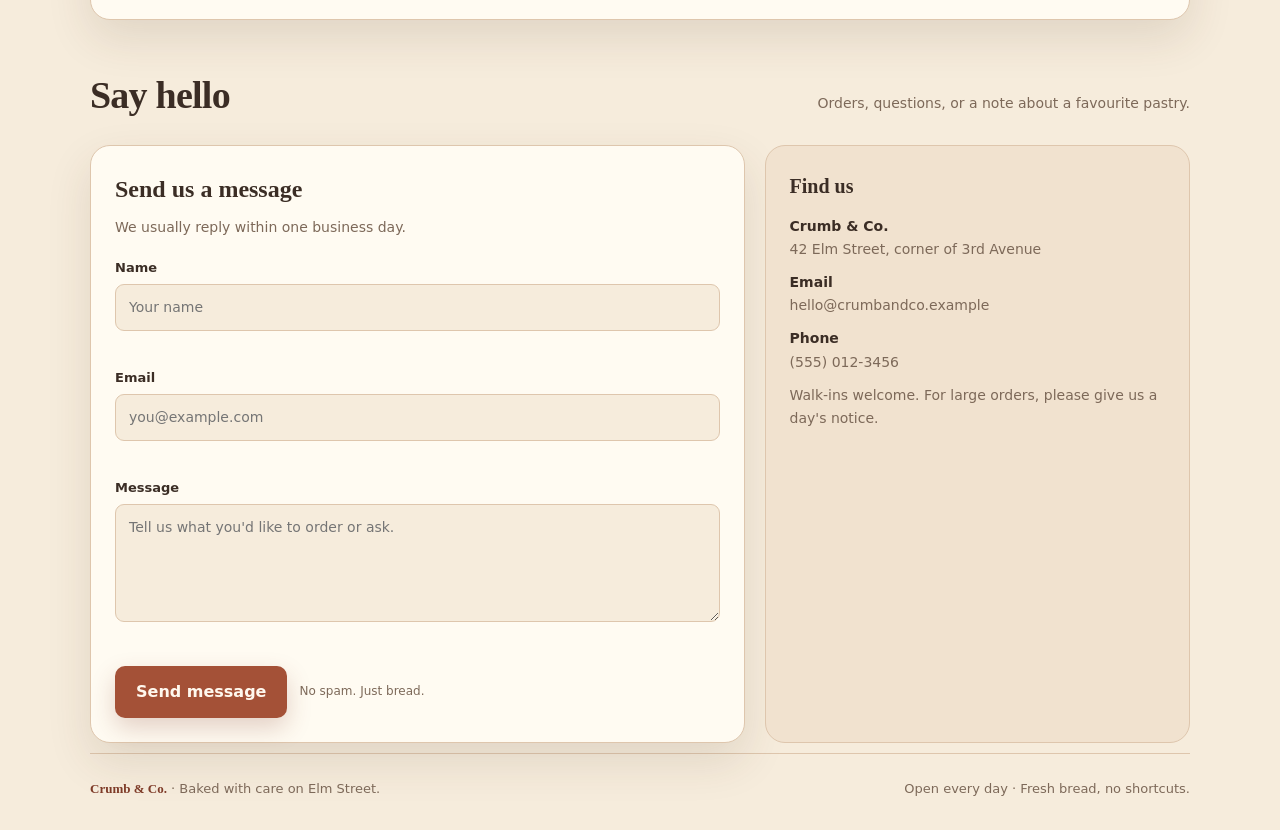
<file: deepseek/data/artifacts/site/ag5-base/index.html>
<!DOCTYPE html>
<html lang="en">
<head>
  <meta charset="UTF-8">
  <meta name="viewport" content="width=device-width, initial-scale=1.0">
  <meta name="theme-color" content="#f6ecdc">
  <title>Crumb &amp; Co. | Neighbourhood Bakery</title>
  <style>
    :root {
      --bg: #f6ecdc;
      --surface: #fffbf2;
      --surface-2: #f1e2cf;
      --ink: #3b2d25;
      --muted: #7d6959;
      --accent: #a45137;
      --accent-dark: #7e3b28;
      --gold: #c4904d;
      --line: #dec6ad;
      --shadow: 0 18px 45px rgba(74, 52, 36, .12);
      --radius: 20px;
      --font-heading: Georgia, "Times New Roman", serif;
      --font-body: ui-sans-serif, system-ui, -apple-system, "Segoe UI", sans-serif;
    }

    * { box-sizing: border-box; }
    html { scroll-behavior: smooth; }

    body {
      margin: 0;
      background:
        radial-gradient(circle at 12% 8%, rgba(232, 206, 176, .55), transparent 38%),
        radial-gradient(circle at 88% 20%, rgba(194, 124, 91, .12), transparent 32%),
        var(--bg);
      color: var(--ink);
      font-family: var(--font-body);
      line-height: 1.65;
      transition: background-color .25s ease, color .25s ease;
    }

    body.dark {
      --bg: #1b1613;
      --surface: #2b221c;
      --surface-2: #34291f;
      --ink: #f5e8d7;
      --muted: #bca892;
      --accent: #e7a17f;
      --accent-dark: #f0be9d;
      --gold: #e5b879;
      --line: #4c3c30;
      --shadow: 0 18px 45px rgba(0, 0, 0, .35);
      background:
        radial-gradient(circle at 12% 8%, rgba(94, 67, 48, .38), transparent 38%),
        radial-gradient(circle at 88% 20%, rgba(231, 161, 127, .08), transparent 32%),
        var(--bg);
    }

    .container { width: min(1100px, calc(100% - 48px)); margin: 0 auto; }

    .site-header {
      position: sticky;
      top: 0;
      z-index: 10;
      background: rgba(255, 251, 242, .9);
      border-bottom: 1px solid var(--line);
      backdrop-filter: blur(12px);
    }
    body.dark .site-header { background: rgba(27, 22, 19, .9); }

    .header-inner {
      display: flex;
      align-items: center;
      justify-content: space-between;
      gap: 20px;
      padding: 18px 0;
      flex-wrap: wrap;
    }

    .brand {
      display: flex;
      align-items: center;
      gap: 12px;
      color: var(--ink);
      text-decoration: none;
    }
    .brand-mark {
      width: 44px;
      height: 44px;
      display: grid;
      place-items: center;
      border-radius: 12px;
      background: var(--accent);
      color: #fff8ee;
      font-family: var(--font-heading);
      font-size: 24px;
      font-weight: 700;
      transform: rotate(-3deg);
      box-shadow: 0 7px 16px rgba(73, 43, 28, .18);
    }
    .brand strong {
      display: block;
      font-family: var(--font-heading);
      font-size: 20px;
      letter-spacing: .01em;
    }
    .brand-sub {
      display: block;
      margin-top: 2px;
      color: var(--muted);
      font-size: 10px;
      letter-spacing: .18em;
      text-transform: uppercase;
    }

    nav {
      display: flex;
      align-items: center;
      gap: 18px;
      flex-wrap: wrap;
    }
    nav a {
      color: var(--muted);
      text-decoration: none;
      font-size: 13px;
      font-weight: 600;
      letter-spacing: .03em;
    }
    nav a:hover { color: var(--accent); }

    .theme-toggle {
      display: inline-flex;
      align-items: center;
      gap: 8px;
      padding: 9px 14px;
      border: 1px solid var(--line);
      border-radius: 999px;
      background: var(--surface);
      color: var(--ink);
      font: inherit;
      font-size: 13px;
      font-weight: 600;
      cursor: pointer;
      transition: background .2s ease, border-color .2s ease;
    }
    .theme-toggle:hover { border-color: var(--accent); background: var(--surface-2); }
    .theme-toggle:focus-visible, nav a:focus-visible, .btn:focus-visible, input:focus-visible, textarea:focus-visible {
      outline: 3px solid rgba(164, 81, 55, .45);
      outline-offset: 2px;
    }
    .theme-toggle .icon { font-size: 15px; line-height: 1; }

    .hero {
      display: grid;
      grid-template-columns: minmax(0, 1.3fr) minmax(260px, .7fr);
      gap: 32px;
      align-items: center;
      padding: 56px 0 36px;
    }
    .eyebrow {
      margin: 0 0 10px;
      color: var(--accent-dark);
      font-size: 11px;
      font-weight: 700;
      letter-spacing: .18em;
      text-transform: uppercase;
    }
    h1, h2, h3 {
      font-family: var(--font-heading);
      color: var(--ink);
    }
    .hero h1 {
      margin: 0 0 14px;
      font-size: clamp(44px, 7vw, 76px);
      line-height: 1.02;
      letter-spacing: -.035em;
    }
    .tagline {
      max-width: 54ch;
      margin: 0;
      color: var(--muted);
      font-size: 17px;
    }
    .hero-actions {
      display: flex;
      flex-wrap: wrap;
      gap: 12px;
      margin-top: 24px;
    }

    .btn {
      display: inline-flex;
      align-items: center;
      justify-content: center;
      gap: 8px;
      padding: 12px 20px;
      border: 1px solid transparent;
      border-radius: 10px;
      font: inherit;
      font-weight: 700;
      text-decoration: none;
      cursor: pointer;
      transition: transform .18s ease, background .18s ease, box-shadow .18s ease;
    }
    .btn:hover { transform: translateY(-2px); }
    .btn-primary {
      background: var(--accent);
      color: #fff8ee;
      box-shadow: 0 10px 24px rgba(126, 59, 40, .22);
    }
    .btn-primary:hover { background: var(--accent-dark); }
    .btn-secondary {
      background: transparent;
      border-color: var(--line);
      color: var(--ink);
    }
    .btn-secondary:hover { background: var(--surface); border-color: var(--accent); }

    .hero-card {
      padding: 24px;
      border: 1px solid var(--line);
      border-radius: var(--radius);
      background: var(--surface);
      box-shadow: var(--shadow);
    }
    .hero-card .kicker {
      margin: 0 0 8px;
      color: var(--gold);
      font-size: 11px;
      font-weight: 700;
      letter-spacing: .16em;
      text-transform: uppercase;
    }
    .hero-card h2 {
      margin: 0 0 12px;
      font-size: 26px;
      line-height: 1.2;
    }
    .hero-card p {
      margin: 0;
      color: var(--muted);
      font-size: 14px;
    }
    .hero-card .special {
      display: flex;
      justify-content: space-between;
      gap: 12px;
      margin-top: 18px;
      padding-top: 16px;
      border-top: 1px dashed var(--line);
      font-size: 14px;
    }
    .hero-card .special strong { color: var(--accent-dark); }

    .section {
      padding: 34px 0 10px;
    }
    .section-head {
      display: flex;
      justify-content: space-between;
      align-items: baseline;
      gap: 18px;
      margin-bottom: 18px;
    }
    .section-head h2 {
      margin: 0;
      font-size: clamp(28px, 4vw, 38px);
      letter-spacing: -.02em;
    }
    .section-head p {
      margin: 0;
      color: var(--muted);
      font-size: 14px;
    }

    .menu-grid {
      display: grid;
      grid-template-columns: repeat(2, minmax(0, 1fr));
      gap: 16px;
    }
    .menu-item {
      padding: 20px 22px;
      border: 1px solid var(--line);
      border-radius: 16px;
      background: var(--surface);
      box-shadow: 0 6px 18px rgba(74, 52, 36, .06);
    }
    .menu-head {
      display: flex;
      justify-content: space-between;
      align-items: baseline;
      gap: 14px;
    }
    .menu-item h3 {
      margin: 0;
      font-size: 19px;
      line-height: 1.25;
    }
    .price {
      color: var(--accent-dark);
      font-family: var(--font-heading);
      font-size: 20px;
      font-weight: 700;
      white-space: nowrap;
    }
    .menu-desc {
      margin: 8px 0 0;
      color: var(--muted);
      font-size: 14px;
    }
    .menu-note {
      margin: 16px 0 0;
      color: var(--muted);
      font-size: 13px;
    }

    .hours-card, .contact-card {
      border: 1px solid var(--line);
      border-radius: var(--radius);
      background: var(--surface);
      box-shadow: var(--shadow);
    }
    .hours-card { padding: 22px; }
    .hours-table {
      width: 100%;
      border-collapse: collapse;
      font-size: 14px;
    }
    .hours-table caption {
      margin-bottom: 14px;
      color: var(--muted);
      font-size: 13px;
      text-align: left;
    }
    .hours-table th, .hours-table td {
      padding: 11px 4px;
      text-align: left;
      border-bottom: 1px solid var(--line);
    }
    .hours-table tr:last-child th, .hours-table tr:last-child td {
      border-bottom: 0;
    }
    .hours-table th {
      color: var(--ink);
      font-weight: 700;
    }
    .hours-table td { color: var(--muted); }
    .today {
      color: var(--accent-dark);
      font-weight: 700;
    }
    .hours-note {
      margin: 14px 0 0;
      color: var(--muted);
      font-size: 13px;
    }

    .contact-grid {
      display: grid;
      grid-template-columns: minmax(0, 1fr) minmax(260px, .65fr);
      gap: 20px;
    }
    .contact-card { padding: 24px; }
    .contact-card h3 {
      margin: 0 0 6px;
      font-size: 24px;
    }
    .contact-card > p {
      margin: 0 0 18px;
      color: var(--muted);
      font-size: 14px;
    }
    .field { margin-bottom: 15px; }
    label {
      display: block;
      margin-bottom: 6px;
      font-size: 13px;
      font-weight: 700;
      color: var(--ink);
    }
    input, textarea {
      width: 100%;
      padding: 11px 13px;
      border: 1px solid var(--line);
      border-radius: 9px;
      background: var(--bg);
      color: var(--ink);
      font: inherit;
      font-size: 14px;
    }
    input:focus, textarea:focus {
      border-color: var(--accent);
      background: var(--surface);
    }
    textarea { min-height: 118px; resize: vertical; }
    .error {
      min-height: 1.2em;
      margin: 6px 0 0;
      color: #b3261e;
      font-size: 12px;
      font-weight: 700;
    }
    body.dark .error { color: #ff9f8d; }
    .form-actions {
      display: flex;
      align-items: center;
      gap: 12px;
      margin-top: 4px;
    }
    .form-note {
      margin: 0;
      color: var(--muted);
      font-size: 12px;
    }
    .success {
      margin: 14px 0 0;
      padding: 10px 12px;
      border: 1px solid rgba(88, 124, 74, .35);
      border-radius: 8px;
      background: rgba(110, 150, 95, .15);
      color: #3d6a35;
      font-size: 13px;
      font-weight: 700;
    }
    body.dark .success {
      color: #c8e8b8;
      border-color: rgba(168, 211, 143, .25);
    }
    .contact-details {
      padding: 24px;
      border-radius: var(--radius);
      background: var(--surface-2);
      border: 1px solid var(--line);
    }
    .contact-details h3 {
      margin: 0 0 12px;
      font-size: 20px;
    }
    .contact-details p {
      margin: 0 0 10px;
      color: var(--muted);
      font-size: 14px;
    }
    .contact-details strong { color: var(--ink); }

    footer {
      margin-top: 40px;
      padding: 24px 0 30px;
      border-top: 1px solid var(--line);
      color: var(--muted);
      font-size: 13px;
    }
    footer .footer-row {
      display: flex;
      justify-content: space-between;
      gap: 18px;
      flex-wrap: wrap;
    }
    footer p { margin: 0; }
    footer .footer-brand {
      color: var(--accent-dark);
      font-family: var(--font-heading);
      font-weight: 700;
    }

    @media (max-width: 850px) {
      .hero { grid-template-columns: 1fr; }
      .contact-grid { grid-template-columns: 1fr; }
    }

    @media (max-width: 600px) {
      .container { width: calc(100% - 32px); }
      .header-inner { align-items: flex-start; }
      nav { gap: 14px; }
      .hero { padding: 38px 0 24px; }
      .menu-grid { grid-template-columns: 1fr; }
      .contact-grid { grid-template-columns: 1fr; }
      .section-head { flex-direction: column; align-items: flex-start; }
      .hero-card { max-width: 100%; }
      .form-actions { flex-direction: column; align-items: stretch; }
      .theme-toggle { font-size: 12px; padding: 8px 12px; }
    }

    @media (prefers-reduced-motion: reduce) {
      html { scroll-behavior: auto; }
      .btn, .theme-toggle { transition: none; }
    }
  </style>
</head>

<body>
  <header class="site-header">
    <div class="container header-inner">
      <a class="brand" href="#top" aria-label="Crumb & Co. home">
        <span class="brand-mark" aria-hidden="true">C</span>
        <span>
          <strong>Crumb &amp; Co.</strong>
          <span class="brand-sub">Neighbourhood bakery</span>
        </span>
      </a>
      <nav aria-label="Page sections">
        <a href="#menu">Menu</a>
        <a href="#hours">Hours</a>
        <a href="#contact">Contact</a>
      </nav>
      <button id="themeToggle" class="theme-toggle" type="button" aria-pressed="false">
        <span class="icon" aria-hidden="true">☾</span>
        <span id="themeLabel">Dark mode</span>
      </button>
    </div>
  </header>

  <main id="top">
    <section class="hero container" aria-labelledby="hero-title">
      <div class="hero-copy">
        <p class="eyebrow">Elm Street · Since 2019</p>
        <h1 id="hero-title">Crumb &amp; Co.</h1>
        <p class="tagline">Slow-fermented breads, buttery pastries, and small-batch bakes — made fresh each morning and shared with the neighbourhood.</p>
        <div class="hero-actions">
          <a class="btn btn-primary" href="#menu">Explore the menu</a>
          <a class="btn btn-secondary" href="#hours">See opening hours</a>
        </div>
      </div>
      <aside class="hero-card" aria-label="Today at the bakery">
        <p class="kicker">Fresh from the oven</p>
        <h2>Today's bake</h2>
        <p>Our sourdough starter is 12 years old, and every loaf is shaped by hand before dawn.</p>
        <div class="special">
          <span>Cardamom buns</span>
          <strong>$5.25</strong>
        </div>
      </aside>
    </section>

    <section id="menu" class="section container" aria-labelledby="menu-title">
      <div class="section-head">
        <h2 id="menu-title">From the counter</h2>
        <p>Baked daily · small batches · seasonal</p>
      </div>
      <div class="menu-grid">
        <article class="menu-item">
          <div class="menu-head">
            <h3>Heritage sourdough</h3>
            <span class="price">$8.50</span>
          </div>
          <p class="menu-desc">Naturally leavened, crackly crust, open crumb.</p>
        </article>
        <article class="menu-item">
          <div class="menu-head">
            <h3>Butter croissant</h3>
            <span class="price">$4.25</span>
          </div>
          <p class="menu-desc">Folded with cultured butter for a flaky, golden layer.</p>
        </article>
        <article class="menu-item">
          <div class="menu-head">
            <h3>Cardamom bun</h3>
            <span class="price">$5.25</span>
          </div>
          <p class="menu-desc">Soft enriched dough, sugar-glazed and warmly spiced.</p>
        </article>
        <article class="menu-item">
          <div class="menu-head">
            <h3>Blueberry muffins</h3>
            <span class="price">$4.75</span>
          </div>
          <p class="menu-desc">Loaded with berries, a tender crumb and a crunchy top.</p>
        </article>
        <article class="menu-item">
          <div class="menu-head">
            <h3>Cinnamon rolls</h3>
            <span class="price">$5.50</span>
          </div>
          <p class="menu-desc">Slow-proofed, glossy with a buttery cinnamon swirl.</p>
        </article>
        <article class="menu-item">
          <div class="menu-head">
            <h3>Rosemary focaccia</h3>
            <span class="price">$7.00</span>
          </div>
          <p class="menu-desc">Olive oil, rosemary and a soft, dimpled crust.</p>
        </article>
        <article class="menu-item">
          <div class="menu-head">
            <h3>Chocolate rye cookies</h3>
            <span class="price">$3.50</span>
          </div>
          <p class="menu-desc">Deep cocoa, chewy centre, and a hint of rye flour.</p>
        </article>
        <article class="menu-item">
          <div class="menu-head">
            <h3>Seasonal galette</h3>
            <span class="price">$6.00</span>
          </div>
          <p class="menu-desc">Market fruit wrapped in buttery pastry.</p>
        </article>
      </div>
      <p class="menu-note">All prices in USD. Ask about allergies and daily specials at the counter.</p>
    </section>

    <section id="hours" class="section container" aria-labelledby="hours-title">
      <div class="section-head">
        <h2 id="hours-title">Opening hours</h2>
        <p>Come early — the shelves fill up fast.</p>
      </div>
      <div class="hours-card">
        <table class="hours-table">
          <caption>Seven days a week, on Elm Street.</caption>
          <tbody>
            <tr><th scope="row">Monday</th><td>7:00&nbsp;am – 6:00&nbsp;pm</td></tr>
            <tr><th scope="row">Tuesday</th><td>7:00&nbsp;am – 6:00&nbsp;pm</td></tr>
            <tr><th scope="row">Wednesday</th><td>7:00&nbsp;am – 6:00&nbsp;pm</td></tr>
            <tr><th scope="row">Thursday</th><td>7:00&nbsp;am – 6:00&nbsp;pm</td></tr>
            <tr><th scope="row">Friday</th><td>7:00&nbsp;am – 6:00&nbsp;pm</td></tr>
            <tr><th scope="row">Saturday</th><td>8:00&nbsp;am – 5:00&nbsp;pm</td></tr>
            <tr><th scope="row">Sunday</th><td>8:00&nbsp;am – 2:00&nbsp;pm</td></tr>
          </tbody>
        </table>
        <p class="hours-note">Holiday hours may vary; call ahead for special orders.</p>
      </div>
    </section>

    <section id="contact" class="section container" aria-labelledby="contact-title">
      <div class="section-head">
        <h2 id="contact-title">Say hello</h2>
        <p>Orders, questions, or a note about a favourite pastry.</p>
      </div>
      <div class="contact-grid">
        <div class="contact-card">
          <h3>Send us a message</h3>
          <p>We usually reply within one business day.</p>
          <form id="contactForm" novalidate>
            <div class="field">
              <label for="name">Name</label>
              <input id="name" name="name" type="text" autocomplete="name" placeholder="Your name">
              <p class="error" id="nameError" role="alert" aria-live="polite"></p>
            </div>
            <div class="field">
              <label for="email">Email</label>
              <input id="email" name="email" type="email" autocomplete="email" placeholder="you@example.com">
              <p class="error" id="emailError" role="alert" aria-live="polite"></p>
            </div>
            <div class="field">
              <label for="message">Message</label>
              <textarea id="message" name="message" placeholder="Tell us what you'd like to order or ask."></textarea>
              <p class="error" id="messageError" role="alert" aria-live="polite"></p>
            </div>
            <div class="form-actions">
              <button class="btn btn-primary" type="submit">Send message</button>
              <p class="form-note">No spam. Just bread.</p>
            </div>
            <p id="formSuccess" class="success" hidden role="status">Thanks! Your message is ready for the bakery — this demo does not send it.</p>
          </form>
        </div>
        <aside class="contact-details" aria-label="Bakery details">
          <h3>Find us</h3>
          <p><strong>Crumb &amp; Co.</strong><br>42 Elm Street, corner of 3rd Avenue</p>
          <p><strong>Email</strong><br>hello@crumbandco.example</p>
          <p><strong>Phone</strong><br>(555) 012-3456</p>
          <p>Walk-ins welcome. For large orders, please give us a day's notice.</p>
        </aside>
      </div>
    </section>
  </main>

  <footer class="container">
    <div class="footer-row">
      <p><span class="footer-brand">Crumb &amp; Co.</span> · Baked with care on Elm Street.</p>
      <p>Open every day · Fresh bread, no shortcuts.</p>
    </div>
  </footer>

  <script>
    const contactForm = document.getElementById('contactForm');
    const nameInput = document.getElementById('name');
    const emailInput = document.getElementById('email');
    const messageInput = document.getElementById('message');
    const nameError = document.getElementById('nameError');
    const emailError = document.getElementById('emailError');
    const messageError = document.getElementById('messageError');
    const formSuccess = document.getElementById('formSuccess');
    const emailPattern = /^[^\s@]+@[^\s@]+\.[^\s@]+$/;

    function clearErrors() {
      nameError.textContent = '';
      emailError.textContent = '';
      messageError.textContent = '';
      formSuccess.hidden = true;
    }

    contactForm.addEventListener('submit', (event) => {
      event.preventDefault();
      clearErrors();
      let isValid = true;

      if (!nameInput.value.trim()) {
        nameError.textContent = 'Please enter your name.';
        isValid = false;
      }

      if (!emailPattern.test(emailInput.value.trim())) {
        emailError.textContent = 'Please enter a valid email address, e.g. you@example.com.';
        isValid = false;
      }

      if (!messageInput.value.trim()) {
        messageError.textContent = 'Please write a short message.';
        isValid = false;
      }

      if (!isValid) {
        return;
      }

      formSuccess.hidden = false;
      contactForm.reset();
    });

    [nameInput, emailInput, messageInput].forEach((input) => {
      input.addEventListener('input', () => {
        const error = document.getElementById(`${input.id}Error`);
        error.textContent = '';
        formSuccess.hidden = true;
      });
    });

    const themeToggle = document.getElementById('themeToggle');
    const themeLabel = document.getElementById('themeLabel');
    const storageKey = 'crumb-theme';

    function applyTheme(isDark) {
      document.body.classList.toggle('dark', isDark);
      themeToggle.setAttribute('aria-pressed', String(isDark));
      themeLabel.textContent = isDark ? 'Light mode' : 'Dark mode';
      themeToggle.querySelector('.icon').textContent = isDark ? '☀' : '☾';
      document.querySelector('meta[name="theme-color"]').setAttribute('content', isDark ? '#1b1613' : '#f6ecdc');
    }

    const savedTheme = localStorage.getItem(storageKey);
    applyTheme(savedTheme === 'dark');

    themeToggle.addEventListener('click', () => {
      const nextTheme = !document.body.classList.contains('dark');
      applyTheme(nextTheme);
      localStorage.setItem(storageKey, nextTheme ? 'dark' : 'light');
    });
  </script>
</body>
</html>
</file>
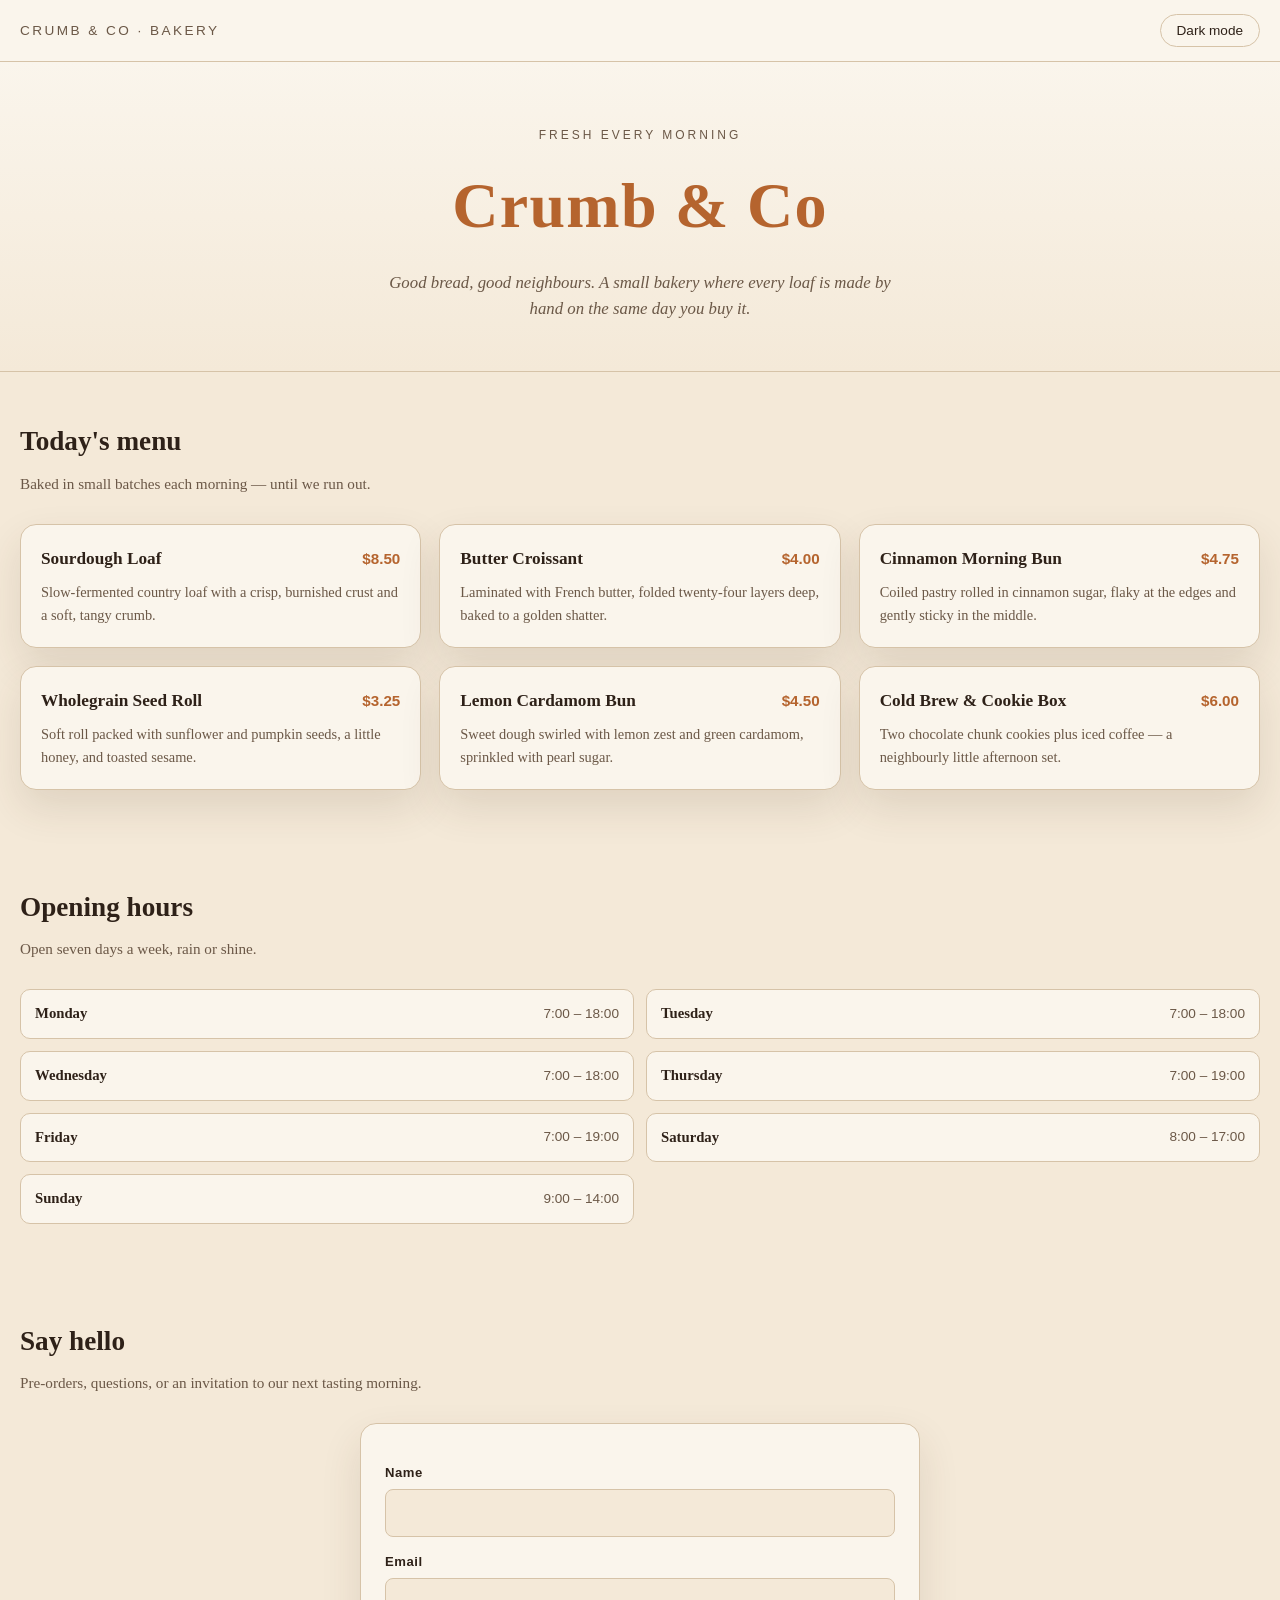
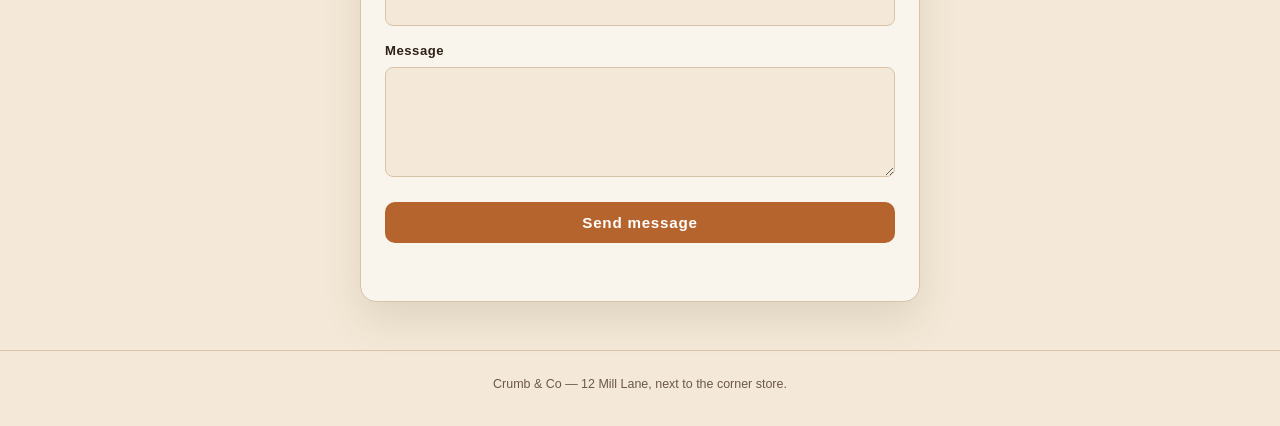
<file: deepseek/data/artifacts/site/ag5-off/index.html>
<!DOCTYPE html>
<html lang="en">
<head>
<meta charset="UTF-8">
<meta name="viewport" content="width=device-width, initial-scale=1.0">
<title>Crumb &amp; Co — Neighbourhood Bakery</title>
<style>
  :root {
    --paper: #f4e9d8;
    --card: #faf5ec;
    --ink: #2e2118;
    --ink-soft: #6b5847;
    --accent: #b5642e;
    --accent-soft: #e7c28f;
    --line: #d6c3a8;
    --shadow: 0 18px 40px rgba(74, 48, 28, 0.12);
    --radius: 16px;
  }

  /* Dark mode switches the palette; the body gets the .dark class */
  body.dark {
    --paper: #1f1712;
    --card: #2d2118;
    --ink: #f4e9d8;
    --ink-soft: #c1ad94;
    --accent: #e3a565;
    --accent-soft: #8a5a33;
    --line: #4a3828;
    --shadow: 0 18px 40px rgba(0, 0, 0, 0.5);
  }

  * { box-sizing: border-box; }

  html, body { margin: 0; padding: 0; }

  body {
    font-family: Georgia, "Times New Roman", serif;
    background: var(--paper);
    color: var(--ink);
    line-height: 1.6;
    transition: background 0.35s ease, color 0.35s ease;
  }

  .wrap { max-width: 1080px; padding: 0 20px; margin: 0 auto; }

  /* ---------- Top bar ---------- */
  .bar {
    display: flex;
    justify-content: space-between;
    align-items: center;
    gap: 16px;
    padding: 14px 20px;
    border-bottom: 1px solid var(--line);
    background: var(--card);
  }

  .brand-mark {
    font-size: 0.85rem;
    letter-spacing: 0.18em;
    text-transform: uppercase;
    color: var(--ink-soft);
    font-family: "Helvetica Neue", Arial, sans-serif;
  }

  #themeToggle {
    font-family: "Helvetica Neue", Arial, sans-serif;
    font-size: 0.85rem;
    background: transparent;
    color: var(--ink);
    border: 1px solid var(--line);
    border-radius: 999px;
    padding: 8px 16px;
    cursor: pointer;
    transition: background 0.2s, color 0.2s;
  }

  #themeToggle:hover { background: var(--accent-soft); border-color: var(--accent); }

  /* ---------- Hero ---------- */
  .hero {
    text-align: center;
    padding: 64px 20px 48px;
    background: linear-gradient(180deg, var(--card), var(--paper));
    border-bottom: 1px solid var(--line);
  }

  .hero h1 {
    margin: 0;
    font-size: clamp(2.2rem, 6vw, 4rem);
    letter-spacing: 0.02em;
    color: var(--accent);
  }

  .hero p {
    margin: 12px auto 0;
    max-width: 520px;
    font-size: 1.05rem;
    font-style: italic;
    color: var(--ink-soft);
  }

  .hero .kicker {
    font-family: "Helvetica Neue", Arial, sans-serif;
    font-size: 0.75rem;
    letter-spacing: 0.25em;
    text-transform: uppercase;
    color: var(--ink-soft);
    margin-bottom: 10px;
    font-style: normal;
  }

  /* ---------- Shared section styling ---------- */
  .section { padding: 48px 20px; }
  .section h2 {
    margin: 0 0 8px;
    font-size: 1.7rem;
    color: var(--ink);
  }
  .section .lede {
    margin: 0 0 28px;
    color: var(--ink-soft);
    font-size: 0.95rem;
  }

  /* ---------- Menu ---------- */
  .menu-grid {
    display: grid;
    grid-template-columns: repeat(3, 1fr);
    gap: 18px;
  }

  .menu-item {
    background: var(--card);
    border: 1px solid var(--line);
    border-radius: var(--radius);
    padding: 20px;
    box-shadow: var(--shadow);
    display: flex;
    flex-direction: column;
  }

  .menu-item h3 {
    margin: 0 0 8px;
    font-size: 1.08rem;
    color: var(--ink);
    display: flex;
    justify-content: space-between;
    gap: 10px;
    align-items: baseline;
  }

  .price {
    color: var(--accent);
    font-family: "Helvetica Neue", Arial, sans-serif;
    font-weight: 700;
    font-size: 0.95rem;
    white-space: nowrap;
  }

  .menu-item p {
    margin: 0;
    font-size: 0.9rem;
    color: var(--ink-soft);
  }

  /* ---------- Hours ---------- */
  .hours {
    display: grid;
    grid-template-columns: repeat(2, 1fr);
    gap: 12px;
  }

  .hours-row {
    display: flex;
    justify-content: space-between;
    align-items: center;
    gap: 12px;
    padding: 12px 14px;
    background: var(--card);
    border: 1px solid var(--line);
    border-radius: 10px;
    font-size: 0.92rem;
  }

  .hours-row .day { font-weight: 700; }
  .hours-row .time { color: var(--ink-soft); font-family: "Helvetica Neue", Arial, sans-serif; font-size: 0.85rem; }

  /* ---------- Contact form ---------- */
  .form-card {
    max-width: 560px;
    margin: 0 auto;
    padding: 24px;
    background: var(--card);
    border: 1px solid var(--line);
    border-radius: var(--radius);
    box-shadow: var(--shadow);
  }

  label {
    display: block;
    font-family: "Helvetica Neue", Arial, sans-serif;
    font-size: 0.82rem;
    font-weight: 700;
    letter-spacing: 0.04em;
    margin: 14px 0 6px;
    color: var(--ink);
  }

  input, textarea {
    width: 100%;
    padding: 10px 12px;
    font: inherit;
    border: 1px solid var(--line);
    border-radius: 8px;
    background: var(--paper);
    color: var(--ink);
    outline: none;
  }

  input:focus, textarea:focus {
    border-color: var(--accent);
    box-shadow: 0 0 0 3px rgba(181, 100, 46, 0.18);
  }

  textarea { min-height: 110px; resize: vertical; }

  .field-error {
    display: none;
    margin-top: 6px;
    font-family: "Helvetica Neue", Arial, sans-serif;
    font-size: 0.78rem;
    color: #c0392b;
  }

  body.dark .field-error { color: #ff8f7a; }

  .field-error.show { display: block; }

  input.is-invalid, textarea.is-invalid { border-color: #c0392b; box-shadow: 0 0 0 3px rgba(192, 57, 43, 0.14); }

  #status {
    margin-top: 16px;
    font-family: "Helvetica Neue", Arial, sans-serif;
    font-size: 0.9rem;
    color: var(--accent);
    min-height: 1.2em;
  }

  button.submit {
    margin-top: 18px;
    width: 100%;
    padding: 12px 18px;
    font-family: "Helvetica Neue", Arial, sans-serif;
    font-size: 0.95rem;
    font-weight: 700;
    letter-spacing: 0.05em;
    background: var(--accent);
    color: #fff;
    border: none;
    border-radius: 10px;
    cursor: pointer;
  }

  body.dark button.submit { color: #1f1712; }

  button.submit:hover { opacity: 0.9; }

  footer {
    text-align: center;
    padding: 24px 20px 32px;
    font-family: "Helvetica Neue", Arial, sans-serif;
    font-size: 0.78rem;
    color: var(--ink-soft);
    border-top: 1px solid var(--line);
  }

  /* ---------- Responsive: one column below 600px ---------- */
  @media (max-width: 600px) {
    .menu-grid { grid-template-columns: 1fr; }
    .hours { grid-template-columns: 1fr; }
    .hero { padding: 44px 16px 34px; }
    .section { padding: 34px 16px; }
  }
</style>
</head>
<body>

  <div class="bar">
    <div class="brand-mark">Crumb &amp; Co · Bakery</div>
    <button id="themeToggle" type="button" aria-label="Toggle dark mode">Dark mode</button>
  </div>

  <header class="hero">
    <div class="kicker">Fresh every morning</div>
    <h1>Crumb &amp; Co</h1>
    <p>Good bread, good neighbours. A small bakery where every loaf is made by hand on the same day you buy it.</p>
  </header>

  <main>
    <section class="section">
      <h2>Today's menu</h2>
      <p class="lede">Baked in small batches each morning — until we run out.</p>
      <div class="menu-grid">
        <article class="menu-item">
          <h3>Sourdough Loaf <span class="price">$8.50</span></h3>
          <p>Slow-fermented country loaf with a crisp, burnished crust and a soft, tangy crumb.</p>
        </article>
        <article class="menu-item">
          <h3>Butter Croissant <span class="price">$4.00</span></h3>
          <p>Laminated with French butter, folded twenty-four layers deep, baked to a golden shatter.</p>
        </article>
        <article class="menu-item">
          <h3>Cinnamon Morning Bun <span class="price">$4.75</span></h3>
          <p>Coiled pastry rolled in cinnamon sugar, flaky at the edges and gently sticky in the middle.</p>
        </article>
        <article class="menu-item">
          <h3>Wholegrain Seed Roll <span class="price">$3.25</span></h3>
          <p>Soft roll packed with sunflower and pumpkin seeds, a little honey, and toasted sesame.</p>
        </article>
        <article class="menu-item">
          <h3>Lemon Cardamom Bun <span class="price">$4.50</span></h3>
          <p>Sweet dough swirled with lemon zest and green cardamom, sprinkled with pearl sugar.</p>
        </article>
        <article class="menu-item">
          <h3>Cold Brew &amp; Cookie Box <span class="price">$6.00</span></h3>
          <p>Two chocolate chunk cookies plus iced coffee — a neighbourly little afternoon set.</p>
        </article>
      </div>
    </section>

    <section class="section">
      <h2>Opening hours</h2>
      <p class="lede">Open seven days a week, rain or shine.</p>
      <div class="hours">
        <div class="hours-row"><span class="day">Monday</span><span class="time">7:00 – 18:00</span></div>
        <div class="hours-row"><span class="day">Tuesday</span><span class="time">7:00 – 18:00</span></div>
        <div class="hours-row"><span class="day">Wednesday</span><span class="time">7:00 – 18:00</span></div>
        <div class="hours-row"><span class="day">Thursday</span><span class="time">7:00 – 19:00</span></div>
        <div class="hours-row"><span class="day">Friday</span><span class="time">7:00 – 19:00</span></div>
        <div class="hours-row"><span class="day">Saturday</span><span class="time">8:00 – 17:00</span></div>
        <div class="hours-row"><span class="day">Sunday</span><span class="time">9:00 – 14:00</span></div>
      </div>
    </section>

    <section class="section">
      <h2>Say hello</h2>
      <p class="lede">Pre-orders, questions, or an invitation to our next tasting morning.</p>
      <form id="contactForm" class="form-card" novalidate>
        <label for="name">Name</label>
        <input id="name" name="name" type="text" autocomplete="name" required>
        <div class="field-error" id="nameError"></div>

        <label for="email">Email</label>
        <input id="email" name="email" type="text" autocomplete="email" required>
        <div class="field-error" id="emailError"></div>

        <label for="message">Message</label>
        <textarea id="message" name="message" required></textarea>
        <div class="field-error" id="messageError"></div>

        <button class="submit" type="submit">Send message</button>
        <div id="status" aria-live="polite"></div>
      </form>
    </section>
  </main>

  <footer>Crumb &amp; Co — 12 Mill Lane, next to the corner store.</footer>

  <script>
    // ---------- Dark-mode toggle, remembered in localStorage ----------
    const body = document.body;
    const toggle = document.getElementById('themeToggle');

    function applyTheme(dark) {
      body.classList.toggle('dark', dark);
      toggle.textContent = dark ? 'Light mode' : 'Dark mode';
      toggle.setAttribute('aria-pressed', String(dark));
    }

    const savedTheme = localStorage.getItem('crumbco-theme');
    applyTheme(savedTheme === 'dark');

    toggle.addEventListener('click', () => {
      const dark = !body.classList.contains('dark');
      applyTheme(dark);
      localStorage.setItem('crumbco-theme', dark ? 'dark' : 'light');
    });

    // ---------- Contact form validation ----------
    const form = document.getElementById('contactForm');
    const status = document.getElementById('status');

    const fields = {
      name: { input: document.getElementById('name'), error: document.getElementById('nameError') },
      email: { input: document.getElementById('email'), error: document.getElementById('emailError') },
      message: { input: document.getElementById('message'), error: document.getElementById('messageError') }
    };

    const emailPattern = /^[^\s@]+@[^\s@]+\.[^\s@]{2,}$/;

    function setError(key, text) {
      const f = fields[key];
      f.error.textContent = text;
      f.error.classList.toggle('show', Boolean(text));
      f.input.classList.toggle('is-invalid', Boolean(text));
    }

    form.addEventListener('submit', (event) => {
      event.preventDefault();
      status.textContent = '';

      let ok = true;

      if (!fields.name.input.value.trim()) {
        setError('name', 'Please enter your name.');
        ok = false;
      } else setError('name', '');

      const email = fields.email.input.value.trim();
      if (!emailPattern.test(email)) {
        setError('email', 'Please enter a valid email address, e.g. you@example.com.');
        ok = false;
      } else setError('email', '');

      if (!fields.message.input.value.trim()) {
        setError('message', 'Please write a short message.');
        ok = false;
      } else setError('message', '');

      if (!ok) return;

      status.textContent = 'Thanks — your message is on its way. We will reply within a day.';
      form.reset();
    });

    // Clear an error as soon as the user starts correcting that field
    Object.keys(fields).forEach((key) => {
      fields[key].input.addEventListener('input', () => setError(key, ''));
    });
  </script>
</body>
</html>
</file>
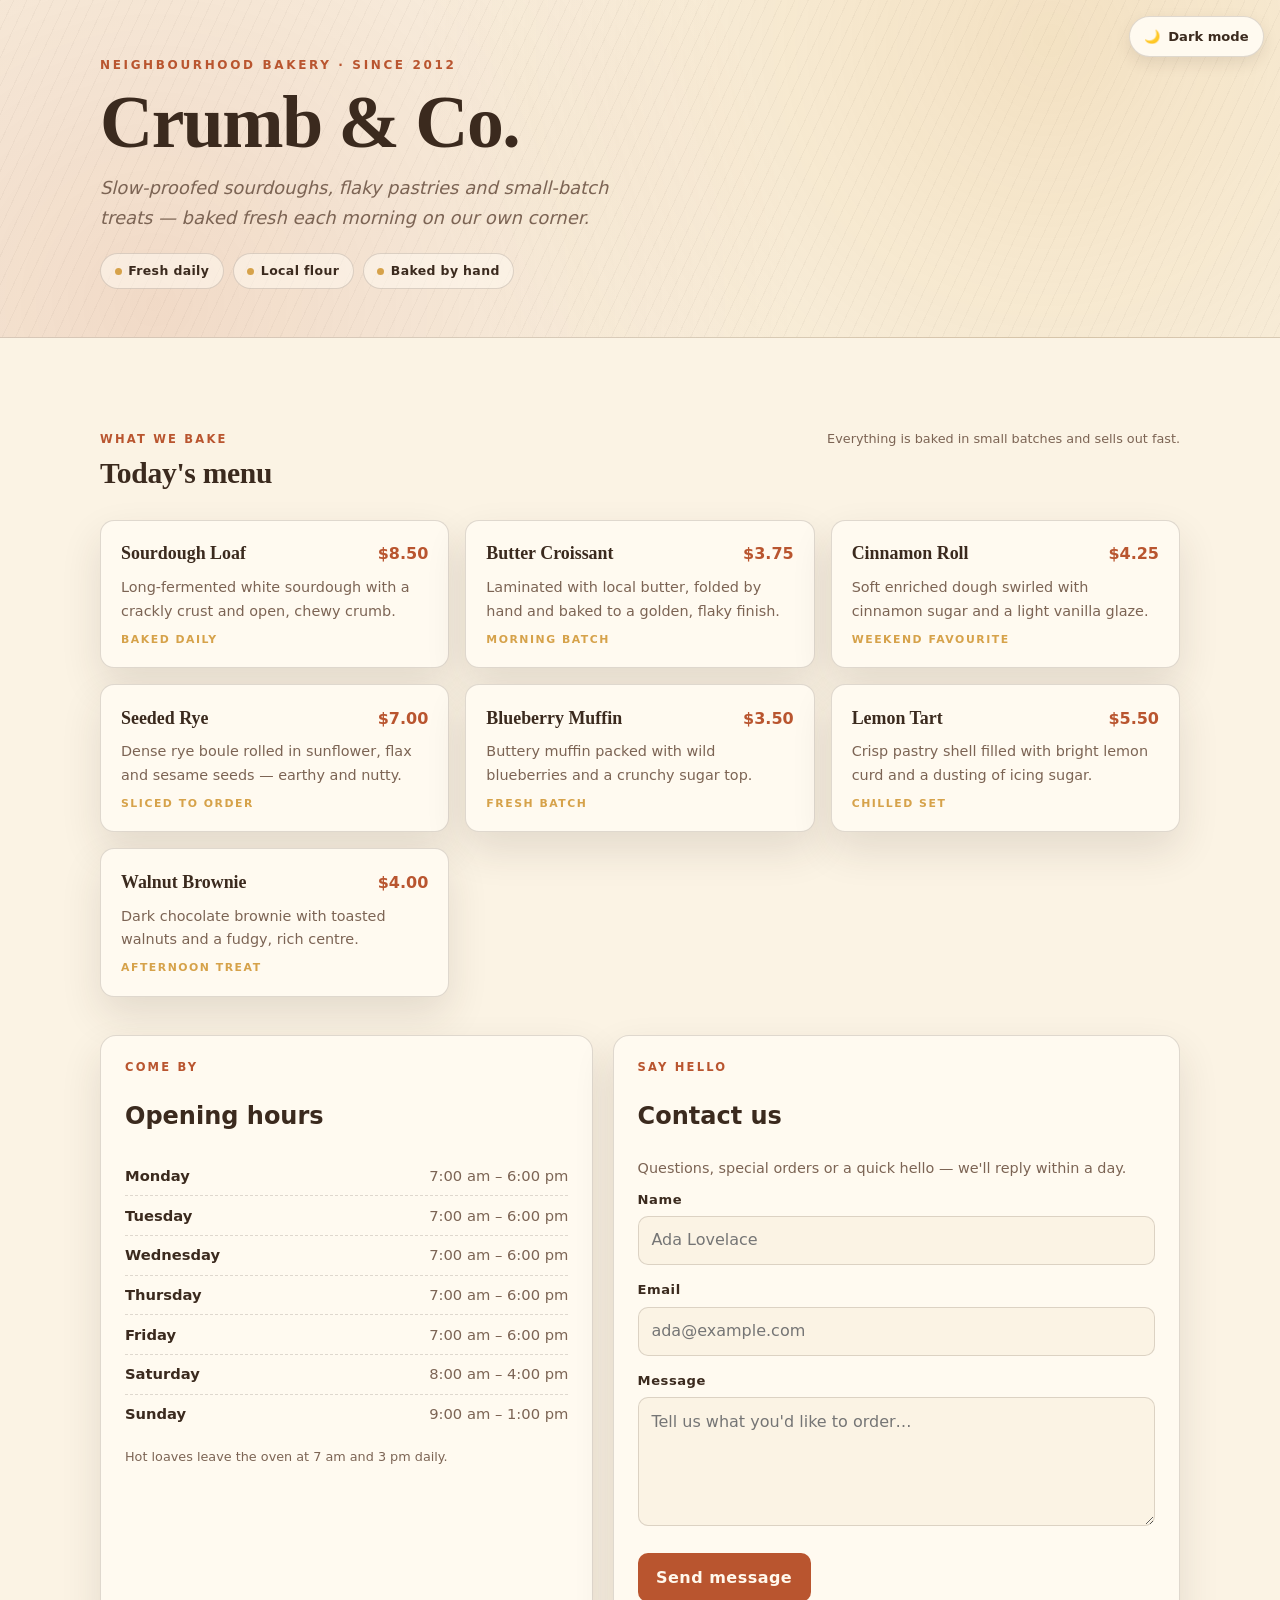
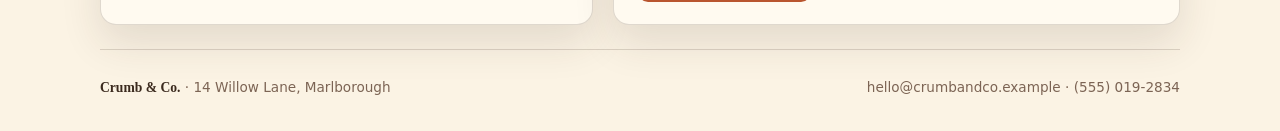
<file: deepseek/data/artifacts/site/ag5-v4/index.html>
<!DOCTYPE html>
<html lang="en">
<head>
  <meta charset="utf-8">
  <meta name="viewport" content="width=device-width, initial-scale=1">
  <meta name="description" content="Crumb &amp; Co. — a neighbourhood bakery baking sourdough, pastries and small-batch treats daily.">
  <title>Crumb &amp; Co. — Neighbourhood Bakery</title>
  <style>
    :root {
      --cream: #fbf3e4;
      --paper: #fffaf0;
      --ink: #3b2a1e;
      --muted: #7c6454;
      --accent: #b9552f;
      --accent-strong: #8f3d1f;
      --gold: #d6a24a;
      --line: rgba(59, 42, 30, 0.16);
      --shadow: 0 18px 40px rgba(59, 42, 30, 0.12);
    }

    body.dark {
      --cream: #221a15;
      --paper: #2d231c;
      --ink: #f6e7d4;
      --muted: #c7b3a0;
      --accent: #e38b5d;
      --accent-strong: #f2a878;
      --gold: #e2b468;
      --line: rgba(246, 231, 212, 0.16);
      --shadow: 0 18px 40px rgba(0, 0, 0, 0.45);
    }

    * { box-sizing: border-box; }

    html { scroll-behavior: smooth; }

    body {
      margin: 0;
      font-family: "Segoe UI", system-ui, -apple-system, BlinkMacSystemFont, sans-serif;
      color: var(--ink);
      background: var(--cream);
      line-height: 1.65;
      transition: background-color 0.35s ease, color 0.35s ease;
    }

    .container {
      width: min(1080px, 100% - 2.5rem);
      margin-inline: auto;
    }

    .hero {
      position: relative;
      overflow: hidden;
      padding: 3.5rem 0 3rem;
      background:
        radial-gradient(circle at 82% 12%, rgba(214, 162, 74, 0.22), transparent 58%),
        radial-gradient(circle at 12% 90%, rgba(185, 85, 47, 0.16), transparent 55%),
        var(--cream);
      border-bottom: 1px solid var(--line);
    }

    .hero::after {
      content: "";
      position: absolute;
      inset: 0;
      pointer-events: none;
      background: repeating-linear-gradient(
        115deg,
        rgba(59, 42, 30, 0.035) 0 1px,
        transparent 1px 12px
      );
    }

    .hero-inner {
      position: relative;
      z-index: 1;
    }

    .eyebrow {
      margin: 0 0 0.55rem;
      font-size: 0.75rem;
      letter-spacing: 0.22em;
      text-transform: uppercase;
      color: var(--accent);
      font-weight: 700;
    }

    .hero h1 {
      margin: 0;
      font-family: Georgia, "Times New Roman", serif;
      font-size: clamp(2.6rem, 7vw, 4.6rem);
      font-weight: 700;
      letter-spacing: -0.02em;
      line-height: 1.02;
    }

    .tagline {
      margin: 0.85rem 0 1.3rem;
      max-width: 46ch;
      font-size: 1.12rem;
      color: var(--muted);
      font-style: italic;
    }

    .hero-badges {
      display: flex;
      flex-wrap: wrap;
      gap: 0.55rem;
    }

    .badge {
      display: inline-flex;
      align-items: center;
      gap: 0.4rem;
      padding: 0.42rem 0.85rem;
      border: 1px solid var(--line);
      border-radius: 999px;
      background: rgba(255, 250, 240, 0.55);
      font-size: 0.78rem;
      font-weight: 600;
      letter-spacing: 0.03em;
      color: var(--ink);
    }

    body.dark .badge { background: rgba(255, 255, 255, 0.06); }

    .badge-dot {
      width: 0.45rem;
      height: 0.45rem;
      border-radius: 50%;
      background: var(--gold);
    }

    .theme-toggle {
      position: absolute;
      top: 1rem;
      right: 1rem;
      z-index: 2;
      display: inline-flex;
      align-items: center;
      gap: 0.5rem;
      padding: 0.55rem 0.9rem;
      border: 1px solid var(--line);
      border-radius: 999px;
      background: var(--paper);
      color: var(--ink);
      font: inherit;
      font-size: 0.82rem;
      font-weight: 600;
      cursor: pointer;
      box-shadow: 0 6px 16px rgba(59, 42, 30, 0.1);
      transition: transform 0.15s ease, background-color 0.25s ease;
    }

    .theme-toggle:hover { transform: translateY(-1px); }
    .theme-toggle:focus-visible { outline: 3px solid var(--accent); outline-offset: 2px; }

    main { padding: 2.4rem 0 0; }

    section { padding: 2.4rem 0; }

    .section-head {
      display: flex;
      align-items: baseline;
      justify-content: space-between;
      gap: 1rem;
      flex-wrap: wrap;
      margin-bottom: 1.4rem;
    }

    .section-head h2 {
      margin: 0;
      font-family: Georgia, "Times New Roman", serif;
      font-size: 1.85rem;
      letter-spacing: -0.01em;
    }

    .kicker {
      margin: 0;
      font-size: 0.72rem;
      letter-spacing: 0.19em;
      text-transform: uppercase;
      color: var(--accent);
      font-weight: 700;
    }

    .menu-grid {
      list-style: none;
      margin: 0;
      padding: 0;
      display: grid;
      grid-template-columns: repeat(3, minmax(0, 1fr));
      gap: 1rem;
    }

    .menu-card {
      display: flex;
      flex-direction: column;
      gap: 0.45rem;
      padding: 1.15rem 1.25rem;
      background: var(--paper);
      border: 1px solid var(--line);
      border-radius: 14px;
      box-shadow: var(--shadow);
    }

    .menu-top {
      display: flex;
      align-items: baseline;
      justify-content: space-between;
      gap: 0.8rem;
    }

    .menu-name {
      margin: 0;
      font-family: Georgia, "Times New Roman", serif;
      font-size: 1.12rem;
    }

    .menu-price {
      font-weight: 700;
      color: var(--accent);
      font-size: 1rem;
      white-space: nowrap;
    }

    .menu-desc {
      margin: 0;
      color: var(--muted);
      font-size: 0.9rem;
    }

    .menu-tag {
      margin-top: auto;
      font-size: 0.68rem;
      letter-spacing: 0.14em;
      text-transform: uppercase;
      color: var(--gold);
      font-weight: 700;
    }

    .lower-grid {
      display: grid;
      grid-template-columns: 1fr 1.15fr;
      gap: 1.2rem;
    }

    .panel {
      background: var(--paper);
      border: 1px solid var(--line);
      border-radius: 16px;
      padding: 1.4rem 1.5rem;
      box-shadow: var(--shadow);
    }

    .hours-list {
      list-style: none;
      margin: 0.4rem 0 0;
      padding: 0;
    }

    .hours-row {
      display: flex;
      justify-content: space-between;
      gap: 1rem;
      padding: 0.45rem 0;
      border-bottom: 1px dashed var(--line);
      font-size: 0.92rem;
    }

    .hours-row:last-child { border-bottom: 0; }
    .hours-row .day { font-weight: 600; }
    .hours-row .time { color: var(--muted); font-variant: tabular-nums; }

    .hours-note {
      margin: 0.8rem 0 0;
      font-size: 0.8rem;
      color: var(--muted);
    }

    form { margin-top: 0.5rem; }

    .field { margin-bottom: 0.9rem; }

    label {
      display: block;
      font-size: 0.82rem;
      font-weight: 700;
      letter-spacing: 0.04em;
      margin-bottom: 0.35rem;
    }

    input, textarea {
      width: 100%;
      padding: 0.65rem 0.8rem;
      font: inherit;
      color: var(--ink);
      background: var(--cream);
      border: 1px solid var(--line);
      border-radius: 10px;
    }

    input:focus, textarea:focus {
      outline: 2px solid var(--accent);
      outline-offset: 1px;
      border-color: var(--accent);
    }

    textarea { resize: vertical; min-height: 100px; }

    .error {
      margin: 0.35rem 0 0;
      color: #b3312b;
      font-size: 0.84rem;
      font-weight: 600;
    }

    body.dark .error { color: #ff9c86; }

    .status {
      margin: 0.9rem 0 0;
      padding: 0.65rem 0.8rem;
      border-radius: 10px;
      font-size: 0.9rem;
      font-weight: 600;
      background: rgba(214, 162, 74, 0.18);
      color: var(--ink);
      border: 1px solid var(--line);
    }

    .submit-btn {
      margin-top: 0.3rem;
      padding: 0.7rem 1.15rem;
      border: 0;
      border-radius: 10px;
      background: var(--accent);
      color: #fff8ec;
      font: inherit;
      font-weight: 700;
      letter-spacing: 0.03em;
      cursor: pointer;
      transition: background-color 0.2s ease, transform 0.15s ease;
    }

    .submit-btn:hover { background: var(--accent-strong); transform: translateY(-1px); }
    .submit-btn:focus-visible { outline: 3px solid var(--gold); outline-offset: 2px; }

    footer {
      margin-top: 1.5rem;
      padding: 1.6rem 0 2rem;
      border-top: 1px solid var(--line);
      color: var(--muted);
      font-size: 0.85rem;
    }

    .footer-inner {
      display: flex;
      justify-content: space-between;
      gap: 1rem;
      flex-wrap: wrap;
    }

    .footer-name {
      font-family: Georgia, "Times New Roman", serif;
      color: var(--ink);
      font-weight: 700;
    }

    @media (max-width: 600px) {
      .container { width: min(100% - 1.5rem, 1080px); }
      .hero { padding: 2.6rem 0 2.2rem; }
      .hero h1 { font-size: 2.55rem; }
      .theme-toggle { top: 0.7rem; right: 0.7rem; }
      .menu-grid,
      .lower-grid { grid-template-columns: 1fr; }
      .section-head { flex-direction: column; align-items: flex-start; }
      .footer-inner { flex-direction: column; }
    }
  </style>
</head>
<body>
  <header class="hero">
    <button class="theme-toggle" id="themeToggle" type="button" aria-pressed="false">
      <span aria-hidden="true">🌙</span><span id="themeLabel">Dark mode</span>
    </button>
    <div class="hero-inner container">
      <p class="eyebrow">Neighbourhood bakery · since 2012</p>
      <h1>Crumb &amp; Co.</h1>
      <p class="tagline">Slow-proofed sourdoughs, flaky pastries and small-batch treats — baked fresh each morning on our own corner.</p>
      <div class="hero-badges">
        <span class="badge"><span class="badge-dot"></span>Fresh daily</span>
        <span class="badge"><span class="badge-dot"></span>Local flour</span>
        <span class="badge"><span class="badge-dot"></span>Baked by hand</span>
      </div>
    </div>
  </header>
  <main class="container">
    <section id="menu" aria-labelledby="menu-heading">
      <div class="section-head">
        <div>
          <p class="kicker">What we bake</p>
          <h2 id="menu-heading">Today's menu</h2>
        </div>
        <p class="hours-note">Everything is baked in small batches and sells out fast.</p>
      </div>
      <ul class="menu-grid">
        <li class="menu-card">
          <div class="menu-top">
            <h3 class="menu-name">Sourdough Loaf</h3>
            <span class="menu-price">$8.50</span>
          </div>
          <p class="menu-desc">Long-fermented white sourdough with a crackly crust and open, chewy crumb.</p>
          <span class="menu-tag">Baked daily</span>
        </li>
        <li class="menu-card">
          <div class="menu-top">
            <h3 class="menu-name">Butter Croissant</h3>
            <span class="menu-price">$3.75</span>
          </div>
          <p class="menu-desc">Laminated with local butter, folded by hand and baked to a golden, flaky finish.</p>
          <span class="menu-tag">Morning batch</span>
        </li>
        <li class="menu-card">
          <div class="menu-top">
            <h3 class="menu-name">Cinnamon Roll</h3>
            <span class="menu-price">$4.25</span>
          </div>
          <p class="menu-desc">Soft enriched dough swirled with cinnamon sugar and a light vanilla glaze.</p>
          <span class="menu-tag">Weekend favourite</span>
        </li>
        <li class="menu-card">
          <div class="menu-top">
            <h3 class="menu-name">Seeded Rye</h3>
            <span class="menu-price">$7.00</span>
          </div>
          <p class="menu-desc">Dense rye boule rolled in sunflower, flax and sesame seeds — earthy and nutty.</p>
          <span class="menu-tag">Sliced to order</span>
        </li>
        <li class="menu-card">
          <div class="menu-top">
            <h3 class="menu-name">Blueberry Muffin</h3>
            <span class="menu-price">$3.50</span>
          </div>
          <p class="menu-desc">Buttery muffin packed with wild blueberries and a crunchy sugar top.</p>
          <span class="menu-tag">Fresh batch</span>
        </li>
        <li class="menu-card">
          <div class="menu-top">
            <h3 class="menu-name">Lemon Tart</h3>
            <span class="menu-price">$5.50</span>
          </div>
          <p class="menu-desc">Crisp pastry shell filled with bright lemon curd and a dusting of icing sugar.</p>
          <span class="menu-tag">Chilled set</span>
        </li>
        <li class="menu-card">
          <div class="menu-top">
            <h3 class="menu-name">Walnut Brownie</h3>
            <span class="menu-price">$4.00</span>
          </div>
          <p class="menu-desc">Dark chocolate brownie with toasted walnuts and a fudgy, rich centre.</p>
          <span class="menu-tag">Afternoon treat</span>
        </li>
      </ul>
    </section>

    <div class="lower-grid">
      <section id="hours" class="panel" aria-labelledby="hours-heading">
        <p class="kicker">Come by</p>
        <h2 id="hours-heading">Opening hours</h2>
        <ul class="hours-list">
          <li class="hours-row"><span class="day">Monday</span><span class="time">7:00 am – 6:00 pm</span></li>
          <li class="hours-row"><span class="day">Tuesday</span><span class="time">7:00 am – 6:00 pm</span></li>
          <li class="hours-row"><span class="day">Wednesday</span><span class="time">7:00 am – 6:00 pm</span></li>
          <li class="hours-row"><span class="day">Thursday</span><span class="time">7:00 am – 6:00 pm</span></li>
          <li class="hours-row"><span class="day">Friday</span><span class="time">7:00 am – 6:00 pm</span></li>
          <li class="hours-row"><span class="day">Saturday</span><span class="time">8:00 am – 4:00 pm</span></li>
          <li class="hours-row"><span class="day">Sunday</span><span class="time">9:00 am – 1:00 pm</span></li>
        </ul>
        <p class="hours-note">Hot loaves leave the oven at 7 am and 3 pm daily.</p>
      </section>

      <section id="contact" class="panel" aria-labelledby="contact-heading">
        <p class="kicker">Say hello</p>
        <h2 id="contact-heading">Contact us</h2>
        <p class="menu-desc">Questions, special orders or a quick hello — we'll reply within a day.</p>
        <form id="contactForm" novalidate>
          <div class="field">
            <label for="name">Name</label>
            <input id="name" name="name" type="text" autocomplete="name" placeholder="Ada Lovelace">
            <p class="error" id="nameError" role="alert" hidden></p>
          </div>
          <div class="field">
            <label for="email">Email</label>
            <input id="email" name="email" type="email" autocomplete="email" placeholder="ada@example.com">
            <p class="error" id="emailError" role="alert" hidden></p>
          </div>
          <div class="field">
            <label for="message">Message</label>
            <textarea id="message" name="message" rows="4" placeholder="Tell us what you'd like to order…"></textarea>
            <p class="error" id="messageError" role="alert" hidden></p>
          </div>
          <button class="submit-btn" type="submit">Send message</button>
          <p class="status" id="status" role="status" hidden></p>
        </form>
      </section>
    </div>
  </main>

  <footer class="container">
    <div class="footer-inner">
      <div>
        <span class="footer-name">Crumb &amp; Co.</span>
        <span> · 14 Willow Lane, Marlborough</span>
      </div>
      <div>hello@crumbandco.example · (555) 019-2834</div>
    </div>
  </footer>
  <script>
    (function () {
      const STORAGE_KEY = "crumb-theme";
      const body = document.body;
      const toggle = document.getElementById("themeToggle");
      const icon = toggle.querySelector("span[aria-hidden]");
      const label = document.getElementById("themeLabel");

      function applyTheme(isDark) {
        body.classList.toggle("dark", isDark);
        icon.textContent = isDark ? "☀️" : "🌙";
        label.textContent = isDark ? "Light mode" : "Dark mode";
        toggle.setAttribute("aria-pressed", String(isDark));
      }

      let saved = null;
      try {
        saved = localStorage.getItem(STORAGE_KEY);
      } catch (e) {
        saved = null;
      }
      applyTheme(saved === "dark");

      toggle.addEventListener("click", function () {
        const nextIsDark = !body.classList.contains("dark");
        applyTheme(nextIsDark);
        try {
          localStorage.setItem(STORAGE_KEY, nextIsDark ? "dark" : "light");
        } catch (e) {
          /* storage unavailable: theme still applies for this visit */
        }
      });

      const form = document.getElementById("contactForm");
      const nameInput = document.getElementById("name");
      const emailInput = document.getElementById("email");
      const messageInput = document.getElementById("message");
      const nameError = document.getElementById("nameError");
      const emailError = document.getElementById("emailError");
      const messageError = document.getElementById("messageError");
      const status = document.getElementById("status");
      const emailPattern = /^[^\s@]+@[^\s@]+\.[^\s@]{2,}$/;

      function showError(node, text) {
        node.textContent = text;
        node.hidden = false;
      }

      function clearError(node) {
        node.textContent = "";
        node.hidden = true;
      }

      [nameInput, emailInput, messageInput].forEach(function (input) {
        input.addEventListener("input", function () {
          const node = input === nameInput ? nameError
            : input === emailInput ? emailError
            : messageError;
          clearError(node);
          status.hidden = true;
        });
      });

      form.addEventListener("submit", function (event) {
        event.preventDefault();
        clearError(nameError);
        clearError(emailError);
        clearError(messageError);
        status.hidden = true;

        let firstInvalid = null;

        if (nameInput.value.trim() === "") {
          showError(nameError, "Please enter your name.");
          firstInvalid = firstInvalid || nameInput;
        }

        const email = emailInput.value.trim();
        if (!emailPattern.test(email)) {
          showError(emailError, "Please enter a valid email address, e.g. name@example.com.");
          firstInvalid = firstInvalid || emailInput;
        }

        if (messageInput.value.trim() === "") {
          showError(messageError, "Please enter a message.");
          firstInvalid = firstInvalid || messageInput;
        }

        if (firstInvalid) {
          firstInvalid.focus();
          return;
        }

        status.textContent = "Thanks, " + nameInput.value.trim() + "! Your message has been sent — we'll reply within a day.";
        status.hidden = false;
        form.reset();
      });
    })();
  </script>
</body>
</html>
</file>
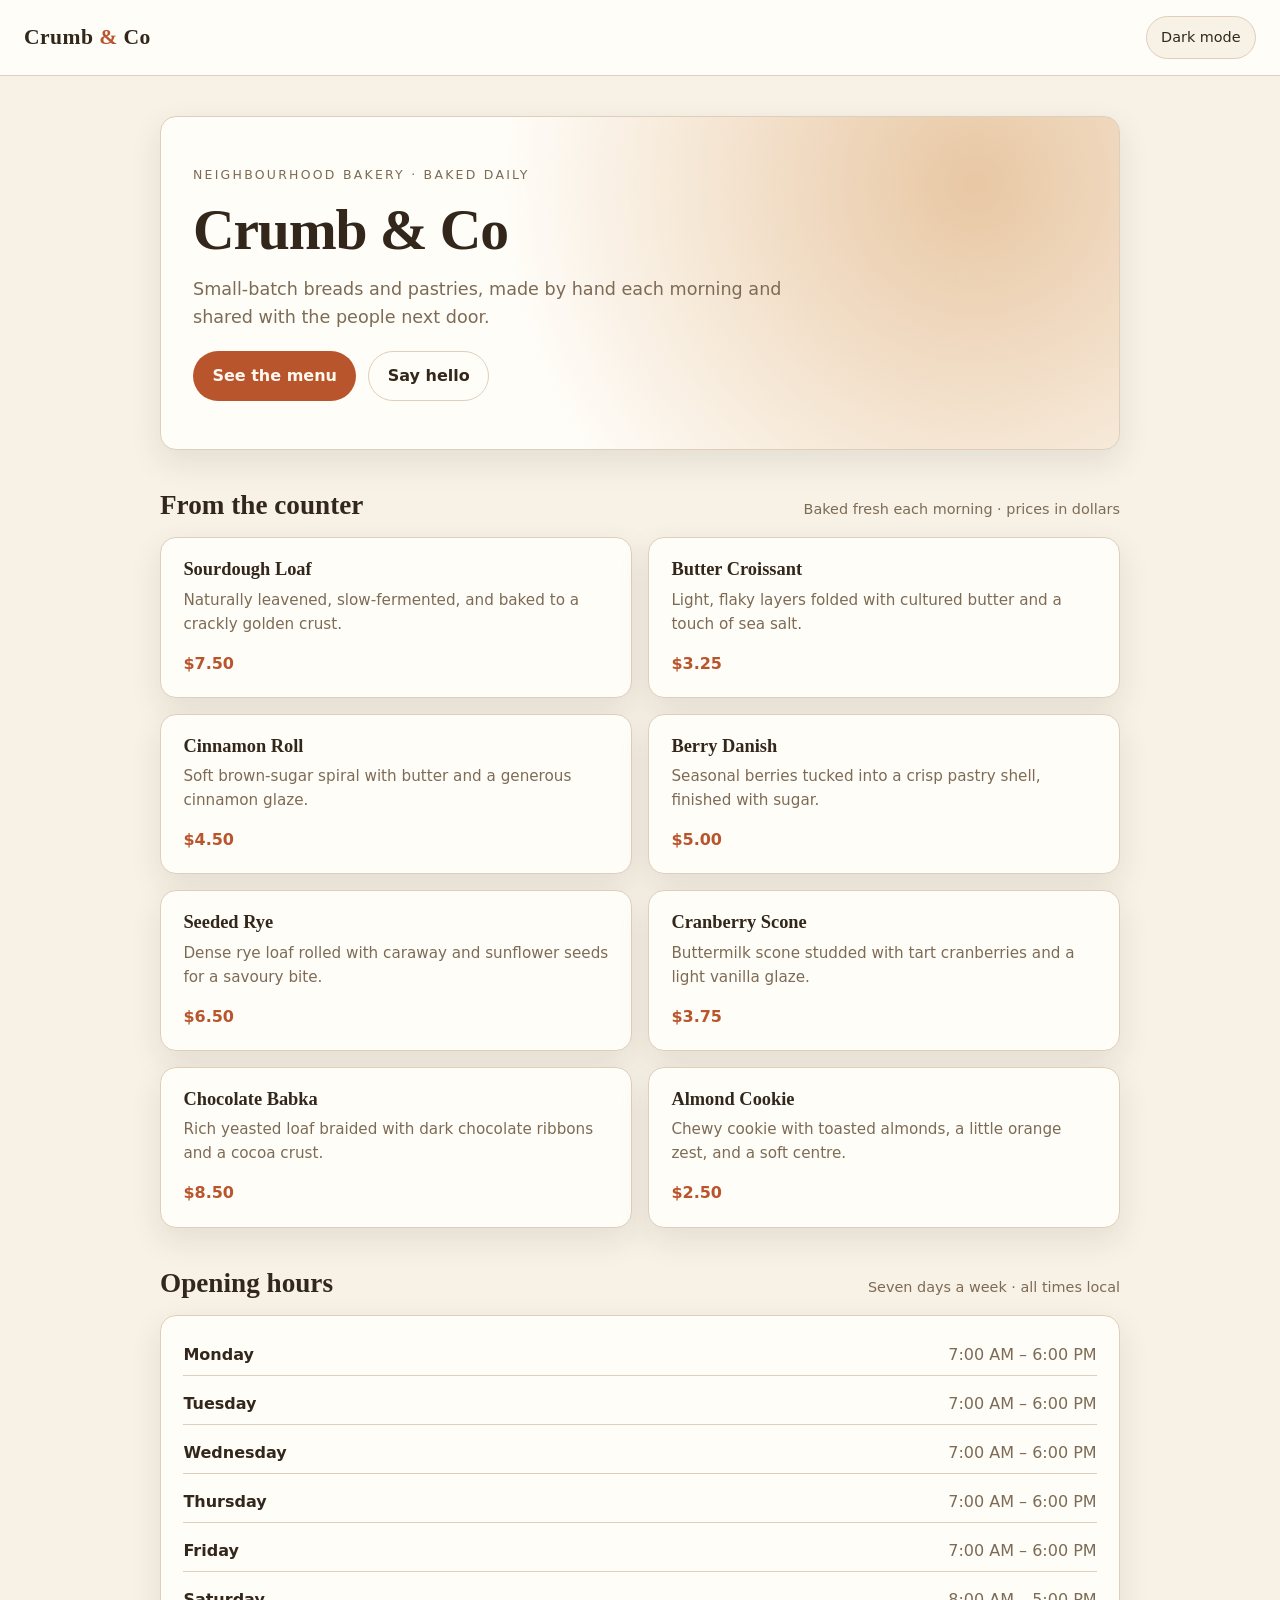
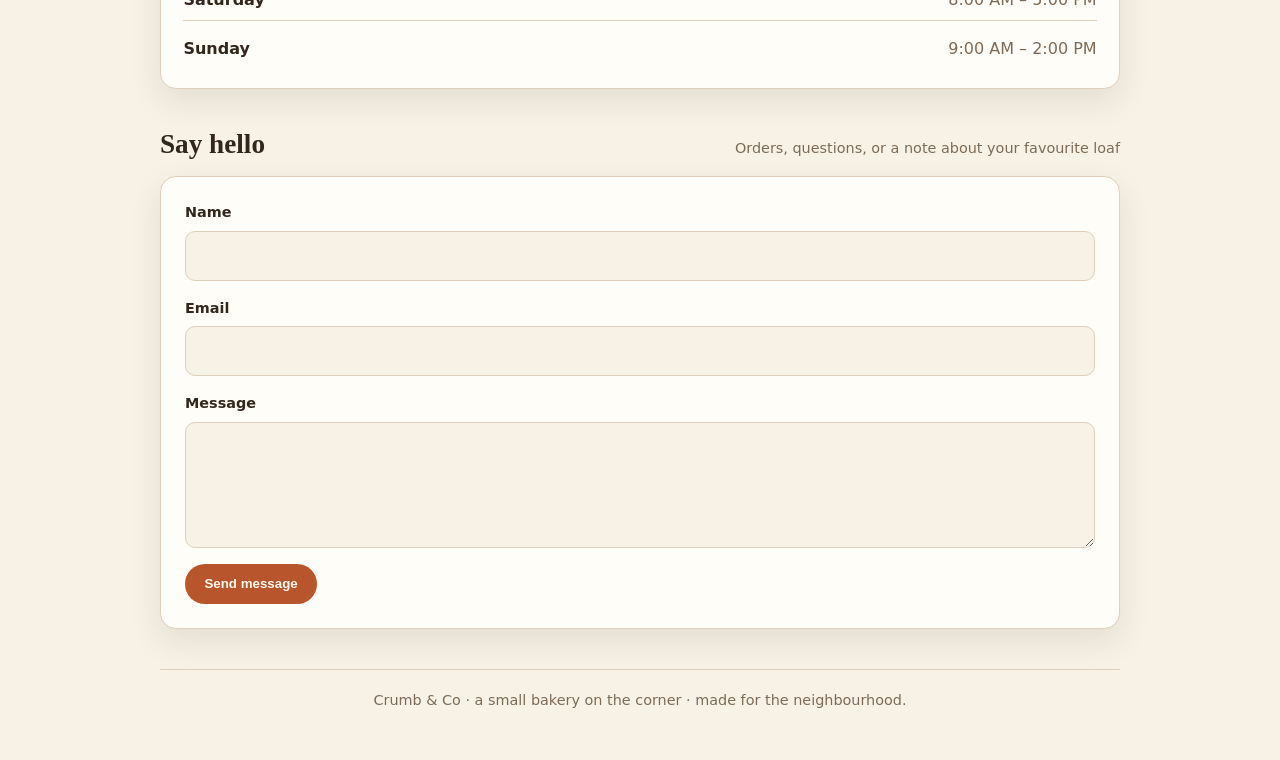
<file: deepseek/data/artifacts/site/ag5-v5/index.html>
<!DOCTYPE html>
<html lang="en">
<head>
  <meta charset="UTF-8">
  <meta name="viewport" content="width=device-width, initial-scale=1.0">
  <title>Crumb &amp; Co — Neighbourhood Bakery</title>
  <style>
    *, *::before, *::after { box-sizing: border-box; }

    :root {
      --bg: #f7f1e6;
      --surface: #fffdf8;
      --ink: #33271c;
      --muted: #7d6b55;
      --accent: #b9552d;
      --accent-soft: #e8c7a3;
      --border: #dfcfba;
      --shadow: 0 12px 32px rgba(70, 46, 25, 0.10);
      --radius: 16px;
    }

    body.dark {
      --bg: #171310;
      --surface: #241c16;
      --ink: #f4e8d7;
      --muted: #b7a48c;
      --accent: #e58a55;
      --accent-soft: #5a4632;
      --border: #3d3025;
      --shadow: 0 12px 32px rgba(0, 0, 0, 0.38);
    }

    html { scroll-behavior: smooth; }

    body {
      margin: 0;
      font-family: "Trebuchet MS", "Segoe UI", system-ui, -apple-system, sans-serif;
      line-height: 1.6;
      color: var(--ink);
      background: var(--bg);
      transition: background-color 0.25s ease, color 0.25s ease;
    }

    h1, h2, h3 {
      font-family: Georgia, "Times New Roman", serif;
      line-height: 1.15;
      margin: 0;
    }

    a { color: var(--accent); }

    .site-header {
      display: flex;
      align-items: center;
      justify-content: space-between;
      gap: 1rem;
      padding: 1rem 1.5rem;
      border-bottom: 1px solid var(--border);
      background: var(--surface);
      position: sticky;
      top: 0;
      z-index: 10;
    }

    .brand {
      font-family: Georgia, "Times New Roman", serif;
      font-size: 1.35rem;
      font-weight: 700;
      letter-spacing: 0.02em;
      color: var(--ink);
      text-decoration: none;
    }

    .brand span { color: var(--accent); }

    .theme-toggle {
      border: 1px solid var(--border);
      background: var(--bg);
      color: var(--ink);
      font: inherit;
      font-size: 0.9rem;
      padding: 0.55rem 0.9rem;
      border-radius: 999px;
      cursor: pointer;
      transition: background-color 0.2s ease, border-color 0.2s ease;
    }

    .theme-toggle:hover { border-color: var(--accent); }
    .theme-toggle:focus-visible { outline: 2px solid var(--accent); outline-offset: 2px; }

    main {
      width: min(960px, 100% - 2rem);
      margin: 0 auto;
      padding: 1.5rem 0 3rem;
    }

    .hero {
      margin: 1rem 0 2.5rem;
      padding: 3rem 2rem;
      border-radius: var(--radius);
      background:
        radial-gradient(circle at 85% 20%, var(--accent-soft), transparent 55%),
        var(--surface);
      border: 1px solid var(--border);
      box-shadow: var(--shadow);
    }

    .eyebrow {
      margin: 0 0 0.75rem;
      font-size: 0.78rem;
      letter-spacing: 0.18em;
      text-transform: uppercase;
      color: var(--muted);
    }

    .hero h1 {
      font-size: clamp(2.2rem, 5vw, 3.6rem);
      letter-spacing: -0.02em;
    }

    .tagline {
      margin: 0.75rem 0 1.25rem;
      font-size: 1.1rem;
      color: var(--muted);
      max-width: 38rem;
    }

    .hero-actions {
      display: flex;
      flex-wrap: wrap;
      gap: 0.75rem;
    }

    .btn {
      display: inline-block;
      padding: 0.7rem 1.15rem;
      border-radius: 999px;
      font-weight: 600;
      text-decoration: none;
      color: #fff8ef;
      background: var(--accent);
      border: 1px solid transparent;
    }

    .btn:hover { filter: brightness(1.08); }

    .btn-secondary {
      background: transparent;
      color: var(--ink);
      border-color: var(--border);
    }

    .section {
      margin: 2.5rem 0;
    }

    .section-head {
      display: flex;
      align-items: baseline;
      justify-content: space-between;
      gap: 1rem;
      margin-bottom: 1rem;
    }

    .section-head h2 { font-size: 1.7rem; }
    .section-note { margin: 0; color: var(--muted); font-size: 0.9rem; }

    .menu-grid {
      display: grid;
      grid-template-columns: repeat(2, minmax(0, 1fr));
      gap: 1rem;
    }

    .menu-card {
      padding: 1.3rem 1.4rem;
      border-radius: var(--radius);
      background: var(--surface);
      border: 1px solid var(--border);
      box-shadow: var(--shadow);
    }

    .menu-card h3 { font-size: 1.15rem; }
    .menu-card p { margin: 0.45rem 0 0; color: var(--muted); font-size: 0.95rem; }

    .price {
      display: inline-block;
      margin-top: 0.9rem;
      font-weight: 700;
      color: var(--accent);
      font-size: 1rem;
    }

    .hours-grid {
      display: grid;
      gap: 0.5rem;
      padding: 1.2rem 1.4rem;
      border-radius: var(--radius);
      background: var(--surface);
      border: 1px solid var(--border);
      box-shadow: var(--shadow);
    }

    .hours-row {
      display: flex;
      justify-content: space-between;
      gap: 1rem;
      padding: 0.45rem 0;
      border-bottom: 1px solid var(--border);
    }

    .hours-row:last-child { border-bottom: 0; }
    .hours-row .day { font-weight: 600; }
    .hours-row .time { color: var(--muted); }

    .contact-form {
      display: grid;
      gap: 1rem;
      padding: 1.5rem;
      border-radius: var(--radius);
      background: var(--surface);
      border: 1px solid var(--border);
      box-shadow: var(--shadow);
    }

    .field { display: grid; gap: 0.4rem; }

    .field label { font-weight: 600; font-size: 0.9rem; }

    .field input,
    .field textarea {
      width: 100%;
      padding: 0.7rem 0.8rem;
      font: inherit;
      color: var(--ink);
      background: var(--bg);
      border: 1px solid var(--border);
      border-radius: 10px;
    }

    .field textarea { min-height: 7rem; resize: vertical; }

    .field input:focus,
    .field textarea:focus {
      outline: 2px solid var(--accent);
      outline-offset: 1px;
    }

    .error {
      margin: 0.2rem 0 0;
      font-size: 0.85rem;
      color: #b3261e;
    }

    body.dark .error { color: #ffb4a8; }

    .success {
      margin: 0.5rem 0 0;
      padding: 0.65rem 0.8rem;
      border-radius: 10px;
      background: var(--accent-soft);
      color: var(--ink);
      font-size: 0.9rem;
    }

    .footer {
      margin-top: 2.5rem;
      padding-top: 1.2rem;
      border-top: 1px solid var(--border);
      color: var(--muted);
      font-size: 0.9rem;
      text-align: center;
    }

    @media (max-width: 600px) {
      .site-header {
        flex-direction: column;
        align-items: flex-start;
      }

      main {
        width: calc(100% - 1.5rem);
        padding-top: 0.5rem;
      }

      .hero { padding: 2rem 1.25rem; }

      .menu-grid {
        grid-template-columns: 1fr;
      }

      .hours-row {
        flex-direction: column;
        align-items: flex-start;
        gap: 0.1rem;
      }

      .section-head {
        flex-direction: column;
        align-items: flex-start;
      }
    }
  </style>
</head>
<body>
  <header class="site-header">
    <a class="brand" href="#top">Crumb <span>&amp;</span> Co</a>
    <button id="theme-toggle" class="theme-toggle" type="button" aria-pressed="false">Dark mode</button>
  </header>

  <main id="top">
    <section class="hero">
      <p class="eyebrow">Neighbourhood bakery · baked daily</p>
      <h1>Crumb &amp; Co</h1>
      <p class="tagline">Small-batch breads and pastries, made by hand each morning and shared with the people next door.</p>
      <div class="hero-actions">
        <a class="btn" href="#menu">See the menu</a>
        <a class="btn btn-secondary" href="#contact">Say hello</a>
      </div>
    </section>

    <section class="section" id="menu">
      <div class="section-head">
        <h2>From the counter</h2>
        <p class="section-note">Baked fresh each morning · prices in dollars</p>
      </div>
      <div class="menu-grid">
        <article class="menu-card">
          <h3>Sourdough Loaf</h3>
          <p>Naturally leavened, slow-fermented, and baked to a crackly golden crust.</p>
          <span class="price">$7.50</span>
        </article>
        <article class="menu-card">
          <h3>Butter Croissant</h3>
          <p>Light, flaky layers folded with cultured butter and a touch of sea salt.</p>
          <span class="price">$3.25</span>
        </article>
        <article class="menu-card">
          <h3>Cinnamon Roll</h3>
          <p>Soft brown-sugar spiral with butter and a generous cinnamon glaze.</p>
          <span class="price">$4.50</span>
        </article>
        <article class="menu-card">
          <h3>Berry Danish</h3>
          <p>Seasonal berries tucked into a crisp pastry shell, finished with sugar.</p>
          <span class="price">$5.00</span>
        </article>
        <article class="menu-card">
          <h3>Seeded Rye</h3>
          <p>Dense rye loaf rolled with caraway and sunflower seeds for a savoury bite.</p>
          <span class="price">$6.50</span>
        </article>
        <article class="menu-card">
          <h3>Cranberry Scone</h3>
          <p>Buttermilk scone studded with tart cranberries and a light vanilla glaze.</p>
          <span class="price">$3.75</span>
        </article>
        <article class="menu-card">
          <h3>Chocolate Babka</h3>
          <p>Rich yeasted loaf braided with dark chocolate ribbons and a cocoa crust.</p>
          <span class="price">$8.50</span>
        </article>
        <article class="menu-card">
          <h3>Almond Cookie</h3>
          <p>Chewy cookie with toasted almonds, a little orange zest, and a soft centre.</p>
          <span class="price">$2.50</span>
        </article>
      </div>
    </section>

    <section class="section" id="hours">
      <div class="section-head">
        <h2>Opening hours</h2>
        <p class="section-note">Seven days a week · all times local</p>
      </div>
      <div class="hours-grid">
        <div class="hours-row">
          <span class="day">Monday</span>
          <span class="time">7:00 AM – 6:00 PM</span>
        </div>
        <div class="hours-row">
          <span class="day">Tuesday</span>
          <span class="time">7:00 AM – 6:00 PM</span>
        </div>
        <div class="hours-row">
          <span class="day">Wednesday</span>
          <span class="time">7:00 AM – 6:00 PM</span>
        </div>
        <div class="hours-row">
          <span class="day">Thursday</span>
          <span class="time">7:00 AM – 6:00 PM</span>
        </div>
        <div class="hours-row">
          <span class="day">Friday</span>
          <span class="time">7:00 AM – 6:00 PM</span>
        </div>
        <div class="hours-row">
          <span class="day">Saturday</span>
          <span class="time">8:00 AM – 5:00 PM</span>
        </div>
        <div class="hours-row">
          <span class="day">Sunday</span>
          <span class="time">9:00 AM – 2:00 PM</span>
        </div>
      </div>
    </section>

    <section class="section" id="contact">
      <div class="section-head">
        <h2>Say hello</h2>
        <p class="section-note">Orders, questions, or a note about your favourite loaf</p>
      </div>
      <form id="contact-form" class="contact-form" novalidate>
        <div class="field">
          <label for="name">Name</label>
          <input id="name" name="name" type="text" autocomplete="name" required>
          <p id="name-error" class="error" role="alert" hidden></p>
        </div>
        <div class="field">
          <label for="email">Email</label>
          <input id="email" name="email" type="email" autocomplete="email" required>
          <p id="email-error" class="error" role="alert" hidden></p>
        </div>
        <div class="field">
          <label for="message">Message</label>
          <textarea id="message" name="message" rows="4" required></textarea>
          <p id="message-error" class="error" role="alert" hidden></p>
        </div>
        <div>
          <button class="btn" type="submit">Send message</button>
        </div>
        <p id="form-success" class="success" role="status" hidden></p>
      </form>
    </section>

    <footer class="footer">
      Crumb &amp; Co · a small bakery on the corner · made for the neighbourhood.
    </footer>
  </main>

  <script>
    (function () {
      const body = document.body;
      const toggle = document.getElementById('theme-toggle');
      const THEME_KEY = 'crumb-theme';

      function applyTheme(isDark) {
        body.classList.toggle('dark', isDark);
        toggle.textContent = isDark ? 'Light mode' : 'Dark mode';
        toggle.setAttribute('aria-pressed', String(isDark));
      }

      applyTheme(localStorage.getItem(THEME_KEY) === 'dark');

      toggle.addEventListener('click', function () {
        const isDark = !body.classList.contains('dark');
        applyTheme(isDark);
        localStorage.setItem(THEME_KEY, isDark ? 'dark' : 'light');
      });

      const form = document.getElementById('contact-form');
      const nameInput = document.getElementById('name');
      const emailInput = document.getElementById('email');
      const messageInput = document.getElementById('message');
      const nameError = document.getElementById('name-error');
      const emailError = document.getElementById('email-error');
      const messageError = document.getElementById('message-error');
      const success = document.getElementById('form-success');

      const emailPattern = /^[^\s@]+@[^\s@]+\.[^\s@]+$/;

      function setError(element, message) {
        element.textContent = message;
        element.hidden = message === '';
      }

      form.addEventListener('submit', function (event) {
        event.preventDefault();
        success.hidden = true;

        const name = nameInput.value.trim();
        const email = emailInput.value.trim();
        const message = messageInput.value.trim();

        setError(nameError, name === '' ? 'Please enter your name.' : '');
        setError(
          emailError,
          emailPattern.test(email) ? '' : (email === '' ? 'Please enter your email address.' : 'Please enter a valid email address.')
        );
        setError(messageError, message === '' ? 'Please write a short message.' : '');

        if (nameError.hidden && emailError.hidden && messageError.hidden) {
          success.textContent = 'Thanks, ' + name + ' — we will get back to you soon.';
          success.hidden = false;
          form.reset();
        }
      });

      [nameInput, emailInput, messageInput].forEach(function (input) {
        input.addEventListener('input', function () {
          const error = input === nameInput ? nameError : input === emailInput ? emailError : messageError;
          setError(error, '');
        });
      });
    })();
  </script>
</body>
</html>
</file>
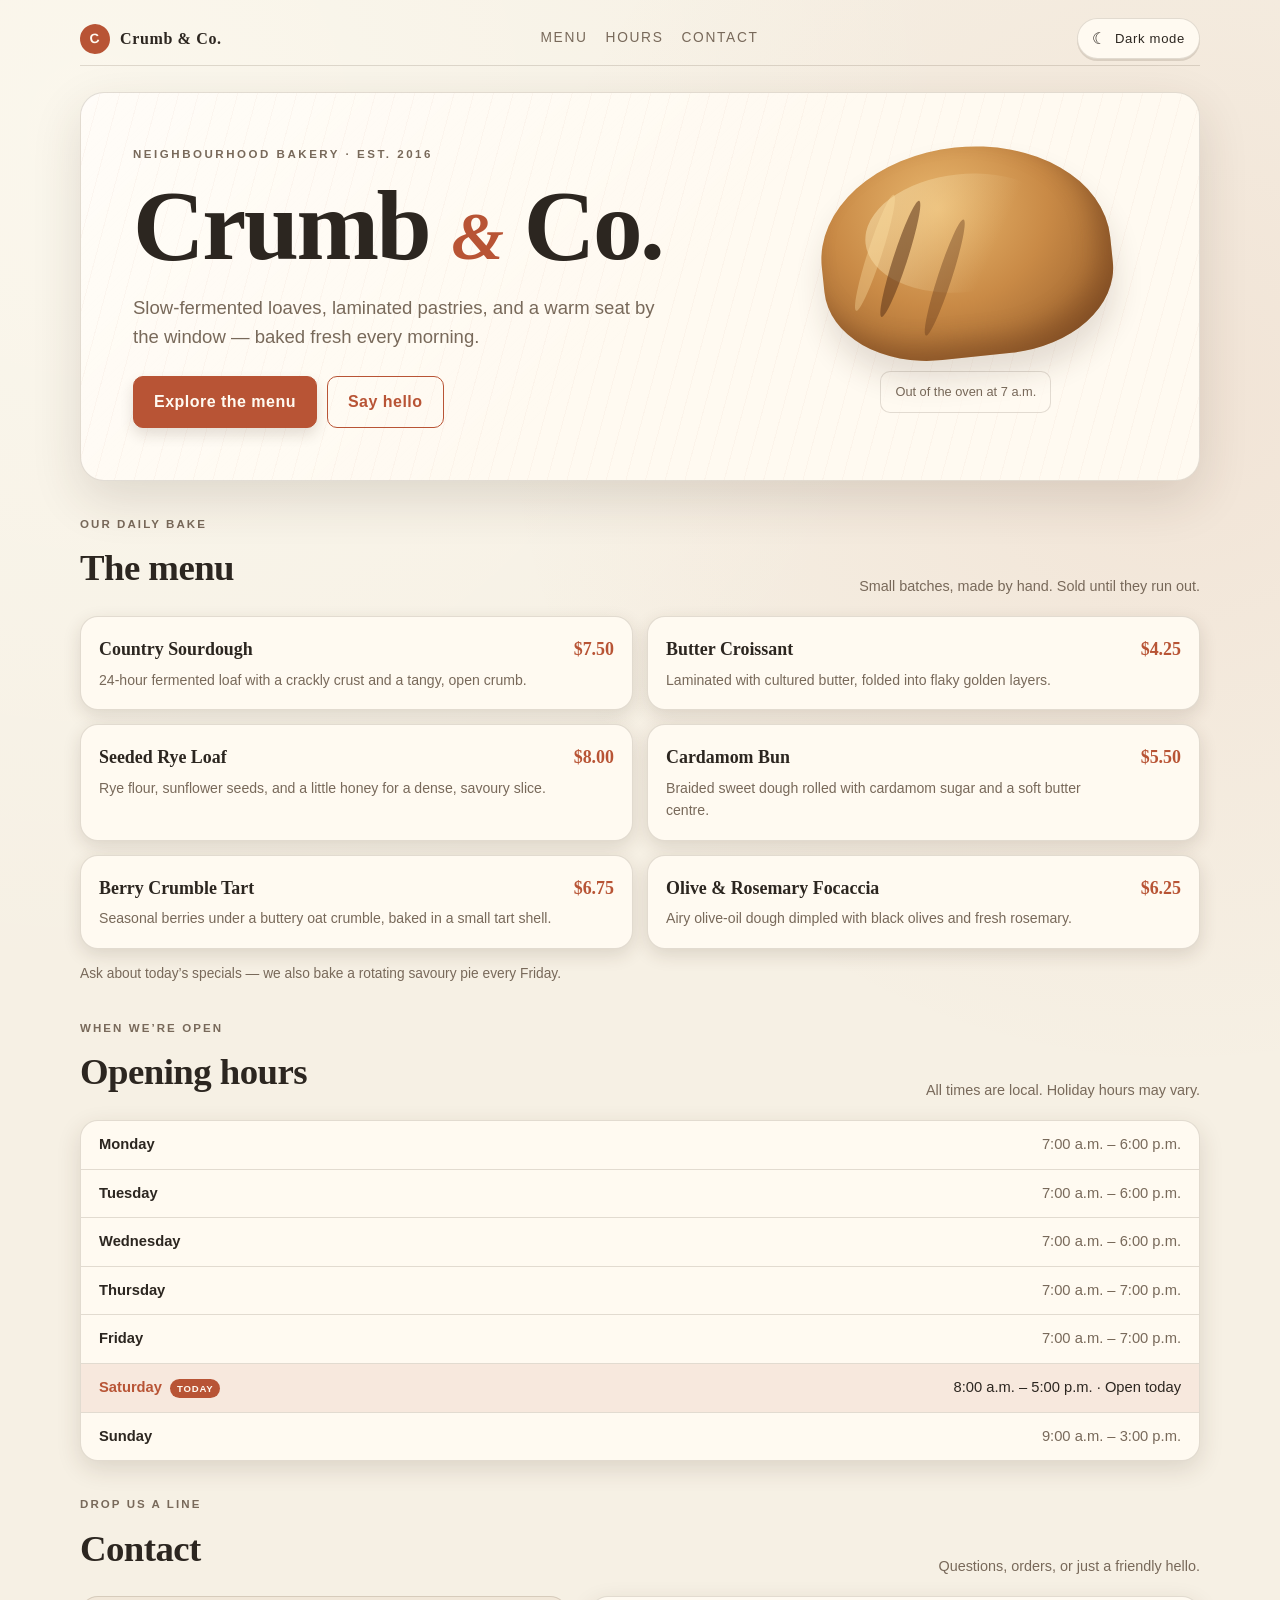
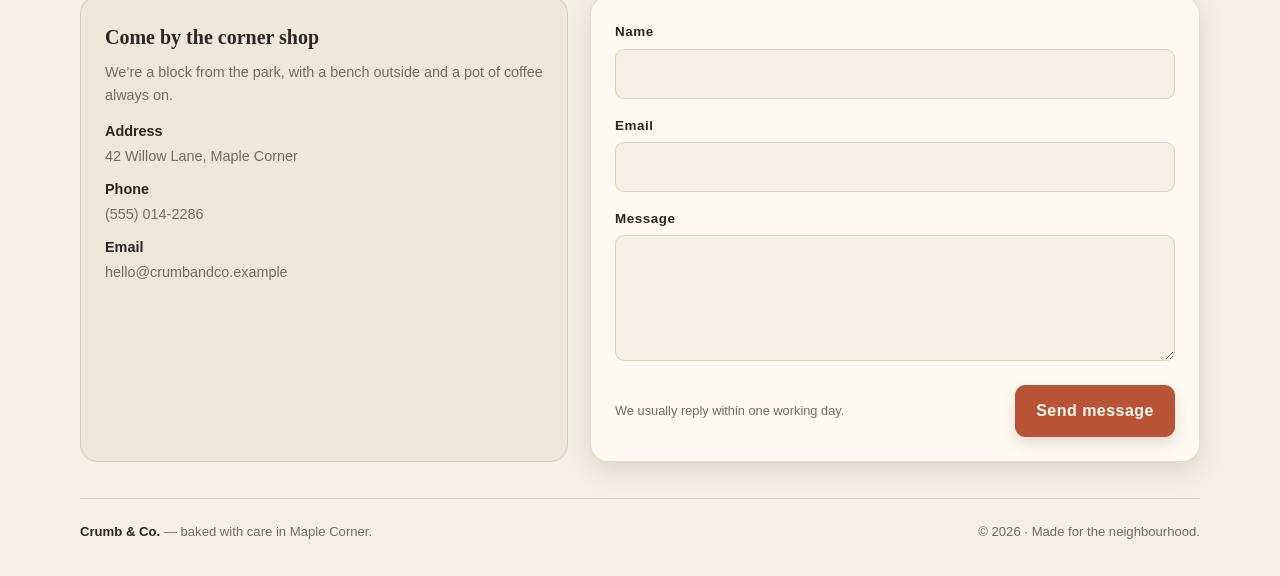
<file: deepseek/data/artifacts/site/k43-g7/index.html>
<!DOCTYPE html>
<html lang="en">
<head>
  <meta charset="UTF-8" />
  <meta name="viewport" content="width=device-width, initial-scale=1.0" />
  <title>Crumb &amp; Co. — Neighbourhood Bakery</title>
  <meta name="description" content="Crumb & Co. is a neighbourhood bakery serving slow-fermented breads, pastries, and warm hospitality." />
  <style>
    /* ---------- Theme tokens ---------- */
    :root {
      --bg: #f6f0e4;
      --surface: #fffaf1;
      --surface-2: #f1e7d8;
      --ink: #2c2620;
      --muted: #78695a;
      --accent: #b85435;
      --accent-strong: #984326;
      --gold: #c69549;
      --line: rgba(76, 56, 39, 0.16);
      --shadow: rgba(61, 43, 27, 0.14);
      --radius: 18px;
      --font-body: "Trebuchet MS", "Segoe UI", Arial, sans-serif;
      --font-display: "Iowan Old Style", "Palatino Linotype", "Book Antiqua", Georgia, serif;
    }

    body.dark {
      --bg: #1f1b18;
      --surface: #2b2521;
      --surface-2: #3a312b;
      --ink: #f4ece0;
      --muted: #b9aa9a;
      --accent: #e7a46f;
      --accent-strong: #c9804e;
      --gold: #d8b47b;
      --line: rgba(255, 240, 220, 0.16);
      --shadow: rgba(0, 0, 0, 0.38);
    }

    /* ---------- Base ---------- */
    * { box-sizing: border-box; }
    html { scroll-behavior: smooth; }
    body {
      margin: 0;
      min-height: 100vh;
      background:
        radial-gradient(circle at 8% 6%, rgba(255, 253, 244, 0.55) 0, transparent 36%),
        radial-gradient(circle at 92% 18%, rgba(184, 84, 53, 0.08) 0, transparent 32%),
        var(--bg);
      color: var(--ink);
      font-family: var(--font-body);
      line-height: 1.6;
      transition: background-color 0.25s ease, color 0.25s ease;
    }

    body.dark {
      background:
        radial-gradient(circle at 8% 6%, rgba(231, 164, 111, 0.08) 0, transparent 34%),
        radial-gradient(circle at 92% 18%, rgba(231, 164, 111, 0.06) 0, transparent 30%),
        var(--bg);
    }

    a { color: var(--accent); text-decoration: none; }
    a:hover { color: var(--accent-strong); }
    button, input, textarea { font: inherit; }
    button { cursor: pointer; }

    .skip-link {
      position: absolute;
      left: 12px;
      top: -80px;
      padding: 10px 14px;
      background: var(--surface);
      border: 1px solid var(--line);
      border-radius: 8px;
      color: var(--ink);
      z-index: 10;
    }
    .skip-link:focus { top: 12px; }

    .page {
      width: min(1120px, calc(100% - 36px));
      margin: 0 auto;
    }

    /* ---------- Top bar ---------- */
    .site-bar {
      display: flex;
      align-items: center;
      justify-content: space-between;
      gap: 18px;
      padding: 18px 0 6px;
      border-bottom: 1px solid var(--line);
    }

    .brand {
      display: flex;
      align-items: center;
      gap: 10px;
      font-family: var(--font-display);
      font-weight: 700;
      letter-spacing: 0.04em;
      color: var(--ink);
    }

    .brand-mark {
      display: grid;
      place-items: center;
      width: 30px;
      height: 30px;
      border-radius: 50%;
      background: var(--accent);
      color: var(--surface);
      font-family: var(--font-body);
      font-size: 0.85rem;
      transform: rotate(-8deg);
    }

    .nav {
      display: flex;
      align-items: center;
      gap: 18px;
      font-size: 0.86rem;
      letter-spacing: 0.12em;
      text-transform: uppercase;
      color: var(--muted);
    }
    .nav a { color: var(--muted); }
    .nav a:hover { color: var(--accent); }

    .theme-toggle {
      display: inline-flex;
      align-items: center;
      gap: 8px;
      padding: 9px 14px;
      border: 1px solid var(--line);
      border-radius: 999px;
      background: var(--surface);
      color: var(--ink);
      font-size: 0.82rem;
      letter-spacing: 0.05em;
      box-shadow: 0 2px 0 var(--shadow);
      transition: background-color 0.2s ease, border-color 0.2s ease, transform 0.2s ease;
    }
    .theme-toggle:hover { transform: translateY(-1px); border-color: var(--accent); }
    .theme-toggle .icon { font-size: 1rem; line-height: 1; }

    /* ---------- Hero ---------- */
    .hero {
      position: relative;
      overflow: hidden;
      margin: 26px 0;
      padding: clamp(28px, 5vw, 52px);
      border: 1px solid var(--line);
      border-radius: calc(var(--radius) + 6px);
      background:
        linear-gradient(135deg, rgba(255, 255, 255, 0.48), transparent 52%),
        var(--surface);
      box-shadow: 0 18px 50px var(--shadow);
    }

    .hero::after {
      content: "";
      position: absolute;
      inset: 0;
      pointer-events: none;
      background-image: repeating-linear-gradient(
        105deg,
        transparent 0 18px,
        rgba(184, 84, 53, 0.035) 18px 19px
      );
    }

    .hero-inner {
      position: relative;
      z-index: 1;
      display: grid;
      grid-template-columns: 1.25fr 0.75fr;
      align-items: center;
      gap: clamp(22px, 4vw, 48px);
    }

    .eyebrow {
      margin: 0 0 14px;
      color: var(--muted);
      font-size: 0.72rem;
      font-weight: 700;
      letter-spacing: 0.22em;
      text-transform: uppercase;
    }

    .hero h1 {
      margin: 0;
      font-family: var(--font-display);
      font-size: clamp(3.1rem, 8vw, 6.2rem);
      line-height: 0.98;
      letter-spacing: -0.025em;
      color: var(--ink);
    }
    .hero h1 .amp {
      color: var(--accent);
      font-size: 0.68em;
      font-style: italic;
    }

    .tagline {
      max-width: 34rem;
      margin: 18px 0 24px;
      color: var(--muted);
      font-size: clamp(1rem, 1.8vw, 1.16rem);
    }

    .hero-actions {
      display: flex;
      flex-wrap: wrap;
      gap: 10px;
    }

    .btn {
      display: inline-block;
      padding: 12px 20px;
      border: 1px solid var(--accent);
      border-radius: 10px;
      background: var(--accent);
      color: var(--surface);
      font-weight: 700;
      letter-spacing: 0.03em;
      transition: transform 0.2s ease, background-color 0.2s ease, box-shadow 0.2s ease;
      box-shadow: 0 7px 14px var(--shadow);
    }
    .btn:hover {
      color: var(--surface);
      background: var(--accent-strong);
      transform: translateY(-2px);
    }
    .btn.ghost {
      background: transparent;
      color: var(--accent);
      border-color: var(--accent);
      box-shadow: none;
    }
    .btn.ghost:hover { background: var(--surface-2); }

    .hero-art {
      display: grid;
      place-items: center;
      min-height: 250px;
    }

    .bread-illustration {
      position: relative;
      width: min(300px, 80%);
      height: 210px;
      border-radius: 50% 50% 38% 38%;
      background:
        radial-gradient(ellipse at 42% 28%, #e8b66d 0, #c98a46 46%, #a56a32 78%, #7c4c23 100%);
      box-shadow:
        inset -12px -16px 24px rgba(94, 51, 22, 0.4),
        0 20px 30px var(--shadow);
      transform: rotate(-6deg);
    }
    .bread-illustration::before {
      content: "";
      position: absolute;
      left: 16%;
      top: 13%;
      width: 68%;
      height: 56%;
      border-radius: 50%;
      background: linear-gradient(120deg, rgba(255, 239, 191, 0.55), transparent 65%);
    }
    .bread-illustration::after {
      content: "";
      position: absolute;
      left: 25%;
      top: 21%;
      width: 14px;
      height: 58%;
      border-radius: 50%;
      background: rgba(92, 52, 24, 0.55);
      transform: rotate(24deg);
      box-shadow:
        48px 4px 0 rgba(92, 52, 24, 0.38),
        -26px 2px 0 rgba(255, 227, 166, 0.34);
    }

    .hero-note {
      margin-top: 14px;
      padding: 10px 14px;
      border: 1px solid var(--line);
      border-radius: 10px;
      background: rgba(255, 250, 241, 0.7);
      color: var(--muted);
      font-size: 0.8rem;
      text-align: center;
    }

    /* ---------- Sections ---------- */
    section { margin: 34px 0; }

    .section-head {
      display: flex;
      align-items: end;
      justify-content: space-between;
      gap: 18px;
      margin-bottom: 18px;
    }

    .section-head h2 {
      margin: 0;
      font-family: var(--font-display);
      font-size: clamp(1.6rem, 4vw, 2.3rem);
      letter-spacing: -0.015em;
    }

    .section-head .kicker {
      margin: 0 0 6px;
      color: var(--muted);
      font-size: 0.72rem;
      letter-spacing: 0.18em;
      text-transform: uppercase;
      font-weight: 700;
    }

    .section-head p { margin: 0; color: var(--muted); font-size: 0.9rem; }

    /* ---------- Menu ---------- */
    .menu-grid {
      display: grid;
      grid-template-columns: repeat(2, minmax(0, 1fr));
      gap: 14px;
    }

    .menu-card {
      display: flex;
      justify-content: space-between;
      gap: 18px;
      padding: 18px;
      border: 1px solid var(--line);
      border-radius: var(--radius);
      background: var(--surface);
      box-shadow: 0 6px 18px var(--shadow);
    }

    .menu-card h3 {
      margin: 0 0 5px;
      font-family: var(--font-display);
      font-size: 1.12rem;
    }
    .menu-card p {
      margin: 0;
      color: var(--muted);
      font-size: 0.88rem;
    }
    .price {
      flex-shrink: 0;
      color: var(--accent);
      font-family: var(--font-display);
      font-weight: 700;
      font-size: 1.12rem;
      white-space: nowrap;
    }

    .menu-footnote {
      margin: 14px 0 0;
      color: var(--muted);
      font-size: 0.86rem;
    }

    /* ---------- Hours ---------- */
    .hours-card {
      border: 1px solid var(--line);
      border-radius: var(--radius);
      background: var(--surface);
      overflow: hidden;
      box-shadow: 0 8px 24px var(--shadow);
    }

    .hours-table {
      width: 100%;
      border-collapse: collapse;
    }
    .hours-table td {
      padding: 12px 18px;
      border-top: 1px solid var(--line);
      font-size: 0.92rem;
    }
    .hours-table tr:first-child td { border-top: 0; }
    .hours-table .day {
      font-weight: 700;
      color: var(--ink);
    }
    .hours-table .time {
      color: var(--muted);
      text-align: right;
      font-variant-numeric: tabular-nums;
    }
    .hours-table tr.is-today {
      background: color-mix(in srgb, var(--accent) 11%, transparent);
    }
    .hours-table tr.is-today .day { color: var(--accent); }
    .hours-table tr.is-today .time { color: var(--ink); }

    .open-badge {
      display: inline-block;
      margin-left: 8px;
      padding: 2px 7px;
      border-radius: 999px;
      background: var(--accent);
      color: var(--surface);
      font-size: 0.6rem;
      letter-spacing: 0.08em;
      text-transform: uppercase;
    }

    /* ---------- Contact ---------- */
    .contact-layout {
      display: grid;
      grid-template-columns: 1fr 1.25fr;
      gap: 22px;
      align-items: stretch;
    }

    .contact-copy {
      padding: 24px;
      border: 1px solid var(--line);
      border-radius: var(--radius);
      background: var(--surface-2);
    }
    .contact-copy h3 {
      margin: 0 0 8px;
      font-family: var(--font-display);
      font-size: 1.25rem;
    }
    .contact-copy p { margin: 0 0 12px; color: var(--muted); font-size: 0.9rem; }
    .contact-copy dl { margin: 0; color: var(--ink); font-size: 0.9rem; }
    .contact-copy dt { font-weight: 700; margin-top: 10px; }
    .contact-copy dd { margin: 2px 0 0; color: var(--muted); }

    .contact-form {
      padding: 24px;
      border: 1px solid var(--line);
      border-radius: var(--radius);
      background: var(--surface);
      box-shadow: 0 8px 24px var(--shadow);
    }

    .field { margin-bottom: 16px; }
    .field label {
      display: block;
      margin-bottom: 6px;
      color: var(--ink);
      font-size: 0.84rem;
      font-weight: 700;
      letter-spacing: 0.04em;
    }
    .field input,
    .field textarea {
      width: 100%;
      padding: 11px 13px;
      border: 1px solid var(--line);
      border-radius: 9px;
      background: var(--bg);
      color: var(--ink);
      transition: border-color 0.2s ease, box-shadow 0.2s ease;
    }
    .field input:focus,
    .field textarea:focus {
      outline: 2px solid var(--accent);
      outline-offset: 1px;
      border-color: var(--accent);
    }
    body.dark .field input,
    body.dark .field textarea { background: var(--surface-2); }
    .field textarea { resize: vertical; min-height: 110px; }

    .form-error {
      display: none;
      margin: 7px 0 0;
      color: var(--accent-strong);
      font-size: 0.82rem;
      font-weight: 700;
    }
    body.dark .form-error { color: var(--gold); }
    .form-error.visible { display: block; }

    .form-success {
      display: none;
      margin: 0 0 14px;
      padding: 11px 13px;
      border: 1px solid color-mix(in srgb, var(--accent) 40%, transparent);
      border-radius: 9px;
      background: color-mix(in srgb, var(--accent) 12%, transparent);
      color: var(--ink);
      font-size: 0.9rem;
    }
    .form-success.visible { display: block; }

    .submit-row { display: flex; align-items: center; justify-content: space-between; gap: 14px; }
    .form-note { margin: 0; color: var(--muted); font-size: 0.8rem; }

    /* ---------- Footer ---------- */
    footer {
      margin-top: 36px;
      padding: 22px 0 34px;
      border-top: 1px solid var(--line);
      color: var(--muted);
      font-size: 0.82rem;
    }
    footer .footer-inner {
      display: flex;
      flex-wrap: wrap;
      justify-content: space-between;
      gap: 12px;
    }
    footer strong { color: var(--ink); }

    /* ---------- Responsive: one column below 600px ---------- */
    @media (max-width: 600px) {
      .page { width: calc(100% - 24px); }
      .site-bar,
      .nav,
      .hero-inner,
      .menu-grid,
      .contact-layout,
      .section-head,
      .submit-row,
      .footer-inner {
        display: flex;
        flex-direction: column;
        align-items: stretch;
        gap: 12px;
      }
      .nav {
        flex-direction: column;
        align-items: flex-start;
        gap: 8px;
      }
      .theme-toggle { align-self: flex-start; }
      .hero { padding: 24px 20px; }
      .hero-art { min-height: 160px; }
      .bread-illustration { height: 160px; }
      .section-head { align-items: flex-start; }
      .section-head p { max-width: 100%; }
      .menu-card { flex-direction: column; gap: 8px; }
      .price { align-self: flex-start; }
      .hours-table .time { text-align: left; }
      .contact-layout { gap: 14px; }
      .submit-row { align-items: stretch; }
      .btn { text-align: center; }
    }

    @media (prefers-reduced-motion: reduce) {
      * { transition-duration: 0.01ms !important; scroll-behavior: auto !important; }
    }
  </style>
</head>
<body>
  <a class="skip-link" href="#main-content">Skip to content</a>

  <div class="page">
    <header class="site-bar">
      <div class="brand">
        <span class="brand-mark" aria-hidden="true">C</span>
        <span>Crumb &amp; Co.</span>
      </div>
      <nav class="nav" aria-label="Main navigation">
        <a href="#menu">Menu</a>
        <a href="#hours">Hours</a>
        <a href="#contact">Contact</a>
      </nav>
      <button class="theme-toggle" id="theme-toggle" type="button" aria-pressed="false">
        <span class="icon" aria-hidden="true">☾</span>
        <span id="theme-label">Dark mode</span>
      </button>
    </header>

    <main id="main-content">
      <section class="hero" aria-labelledby="hero-title">
        <div class="hero-inner">
          <div class="hero-copy">
            <p class="eyebrow">Neighbourhood bakery · est. 2016</p>
            <h1 id="hero-title">Crumb <span class="amp">&amp;</span> Co.</h1>
            <p class="tagline">Slow-fermented loaves, laminated pastries, and a warm seat by the window — baked fresh every morning.</p>
            <div class="hero-actions">
              <a class="btn" href="#menu">Explore the menu</a>
              <a class="btn ghost" href="#contact">Say hello</a>
            </div>
          </div>
          <div class="hero-art" aria-hidden="true">
            <div class="bread-illustration"></div>
            <p class="hero-note">Out of the oven at 7 a.m.</p>
          </div>
        </div>
      </section>

      <section id="menu" aria-labelledby="menu-title">
        <div class="section-head">
          <div>
            <p class="kicker">Our daily bake</p>
            <h2 id="menu-title">The menu</h2>
          </div>
          <p>Small batches, made by hand. Sold until they run out.</p>
        </div>

        <div class="menu-grid">
          <article class="menu-card">
            <div>
              <h3>Country Sourdough</h3>
              <p>24-hour fermented loaf with a crackly crust and a tangy, open crumb.</p>
            </div>
            <span class="price">$7.50</span>
          </article>

          <article class="menu-card">
            <div>
              <h3>Butter Croissant</h3>
              <p>Laminated with cultured butter, folded into flaky golden layers.</p>
            </div>
            <span class="price">$4.25</span>
          </article>

          <article class="menu-card">
            <div>
              <h3>Seeded Rye Loaf</h3>
              <p>Rye flour, sunflower seeds, and a little honey for a dense, savoury slice.</p>
            </div>
            <span class="price">$8.00</span>
          </article>

          <article class="menu-card">
            <div>
              <h3>Cardamom Bun</h3>
              <p>Braided sweet dough rolled with cardamom sugar and a soft butter centre.</p>
            </div>
            <span class="price">$5.50</span>
          </article>

          <article class="menu-card">
            <div>
              <h3>Berry Crumble Tart</h3>
              <p>Seasonal berries under a buttery oat crumble, baked in a small tart shell.</p>
            </div>
            <span class="price">$6.75</span>
          </article>

          <article class="menu-card">
            <div>
              <h3>Olive &amp; Rosemary Focaccia</h3>
              <p>Airy olive-oil dough dimpled with black olives and fresh rosemary.</p>
            </div>
            <span class="price">$6.25</span>
          </article>
        </div>

        <p class="menu-footnote">Ask about today’s specials — we also bake a rotating savoury pie every Friday.</p>
      </section>

      <section id="hours" aria-labelledby="hours-title">
        <div class="section-head">
          <div>
            <p class="kicker">When we’re open</p>
            <h2 id="hours-title">Opening hours</h2>
          </div>
          <p>All times are local. Holiday hours may vary.</p>
        </div>

        <div class="hours-card">
          <table class="hours-table">
            <tbody>
              <tr data-day="1">
                <td class="day">Monday</td>
                <td class="time">7:00 a.m. – 6:00 p.m.</td>
              </tr>
              <tr data-day="2">
                <td class="day">Tuesday</td>
                <td class="time">7:00 a.m. – 6:00 p.m.</td>
              </tr>
              <tr data-day="3">
                <td class="day">Wednesday</td>
                <td class="time">7:00 a.m. – 6:00 p.m.</td>
              </tr>
              <tr data-day="4">
                <td class="day">Thursday</td>
                <td class="time">7:00 a.m. – 7:00 p.m.</td>
              </tr>
              <tr data-day="5">
                <td class="day">Friday</td>
                <td class="time">7:00 a.m. – 7:00 p.m.</td>
              </tr>
              <tr data-day="6">
                <td class="day">Saturday</td>
                <td class="time">8:00 a.m. – 5:00 p.m.</td>
              </tr>
              <tr data-day="0">
                <td class="day">Sunday</td>
                <td class="time">9:00 a.m. – 3:00 p.m.</td>
              </tr>
            </tbody>
          </table>
        </div>
      </section>

      <section id="contact" aria-labelledby="contact-title">
        <div class="section-head">
          <div>
            <p class="kicker">Drop us a line</p>
            <h2 id="contact-title">Contact</h2>
          </div>
          <p>Questions, orders, or just a friendly hello.</p>
        </div>

        <div class="contact-layout">
          <div class="contact-copy">
            <h3>Come by the corner shop</h3>
            <p>We’re a block from the park, with a bench outside and a pot of coffee always on.</p>
            <dl>
              <dt>Address</dt>
              <dd>42 Willow Lane, Maple Corner</dd>
              <dt>Phone</dt>
              <dd>(555) 014-2286</dd>
              <dt>Email</dt>
              <dd>hello@crumbandco.example</dd>
            </dl>
          </div>

          <form class="contact-form" id="contact-form" novalidate>
            <div class="form-success" id="form-success" role="status">
              Thanks — your message has been sent. We’ll reply soon.
            </div>

            <div class="field">
              <label for="name">Name</label>
              <input id="name" name="name" type="text" autocomplete="name" required />
              <p class="form-error" id="name-error" role="alert">Please enter your name.</p>
            </div>

            <div class="field">
              <label for="email">Email</label>
              <input id="email" name="email" type="email" autocomplete="email" required aria-describedby="email-error" />
              <p class="form-error" id="email-error" role="alert">Please enter a valid email address.</p>
            </div>

            <div class="field">
              <label for="message">Message</label>
              <textarea id="message" name="message" rows="4" required></textarea>
              <p class="form-error" id="message-error" role="alert">Please write a short message.</p>
            </div>

            <div class="submit-row">
              <p class="form-note">We usually reply within one working day.</p>
              <button class="btn" type="submit">Send message</button>
            </div>
          </form>
        </div>
      </section>
    </main>

    <footer>
      <div class="footer-inner">
        <span><strong>Crumb &amp; Co.</strong> — baked with care in Maple Corner.</span>
        <span>© 2026 · Made for the neighbourhood.</span>
      </div>
    </footer>
  </div>

  <script>
    (function () {
      const body = document.body;
      const toggle = document.getElementById('theme-toggle');
      const label = document.getElementById('theme-label');
      const icon = toggle.querySelector('.icon');
      const storageKey = 'crumb-co-theme';

      function readSavedTheme() {
        try {
          return localStorage.getItem(storageKey);
        } catch (err) {
          return null;
        }
      }

      function saveTheme(isDark) {
        try {
          localStorage.setItem(storageKey, isDark ? 'dark' : 'light');
        } catch (err) {
          /* localStorage may be unavailable in private browsing. */
        }
      }

      function setTheme(isDark) {
        body.classList.toggle('dark', isDark);
        toggle.setAttribute('aria-pressed', String(isDark));
        label.textContent = isDark ? 'Light mode' : 'Dark mode';
        icon.textContent = isDark ? '☀' : '☾';
      }

      const saved = readSavedTheme();
      const prefersDark = window.matchMedia && window.matchMedia('(prefers-color-scheme: dark)').matches;
      setTheme(saved === 'dark' || (saved === null && prefersDark));

      toggle.addEventListener('click', function () {
        const isDark = !body.classList.contains('dark');
        setTheme(isDark);
        saveTheme(isDark);
      });

      /* Highlight today in the opening-hours table. */
      const today = new Date().getDay();
      document.querySelectorAll('.hours-table tr[data-day]').forEach(function (row) {
        row.classList.toggle('is-today', Number(row.dataset.day) === today);
        if (Number(row.dataset.day) === today) {
          const badge = document.createElement('span');
          badge.className = 'open-badge';
          badge.textContent = 'Today';
          row.querySelector('.day').appendChild(badge);
          row.querySelector('.time').textContent += ' · Open today';
        }
      });

      /* Contact form validation: invalid email blocks submission. */
      const form = document.getElementById('contact-form');
      const nameInput = document.getElementById('name');
      const emailInput = document.getElementById('email');
      const messageInput = document.getElementById('message');
      const nameError = document.getElementById('name-error');
      const emailError = document.getElementById('email-error');
      const messageError = document.getElementById('message-error');
      const success = document.getElementById('form-success');
      const emailPattern = /^[^\s@]+@[^\s@]+\.[^\s@]+$/;

      function showError(input, errorEl, message) {
        errorEl.textContent = message;
        errorEl.classList.add('visible');
        input.setAttribute('aria-invalid', 'true');
      }

      function clearError(input, errorEl) {
        errorEl.classList.remove('visible');
        input.removeAttribute('aria-invalid');
      }

      form.addEventListener('submit', function (event) {
        event.preventDefault();
        success.classList.remove('visible');
        let valid = true;

        if (nameInput.value.trim() === '') {
          showError(nameInput, nameError, 'Please enter your name.');
          valid = false;
        } else {
          clearError(nameInput, nameError);
        }

        if (emailInput.value.trim() === '' || !emailPattern.test(emailInput.value.trim())) {
          showError(emailInput, emailError, 'Please enter a valid email address.');
          valid = false;
        } else {
          clearError(emailInput, emailError);
        }

        if (messageInput.value.trim() === '') {
          showError(messageInput, messageError, 'Please write a short message.');
          valid = false;
        } else {
          clearError(messageInput, messageError);
        }

        if (!valid) {
          const firstInvalid = form.querySelector('[aria-invalid="true"]');
          if (firstInvalid) firstInvalid.focus();
          return;
        }

        success.classList.add('visible');
        form.reset();
      });
    })();
  </script>
</body>
</html>
</file>
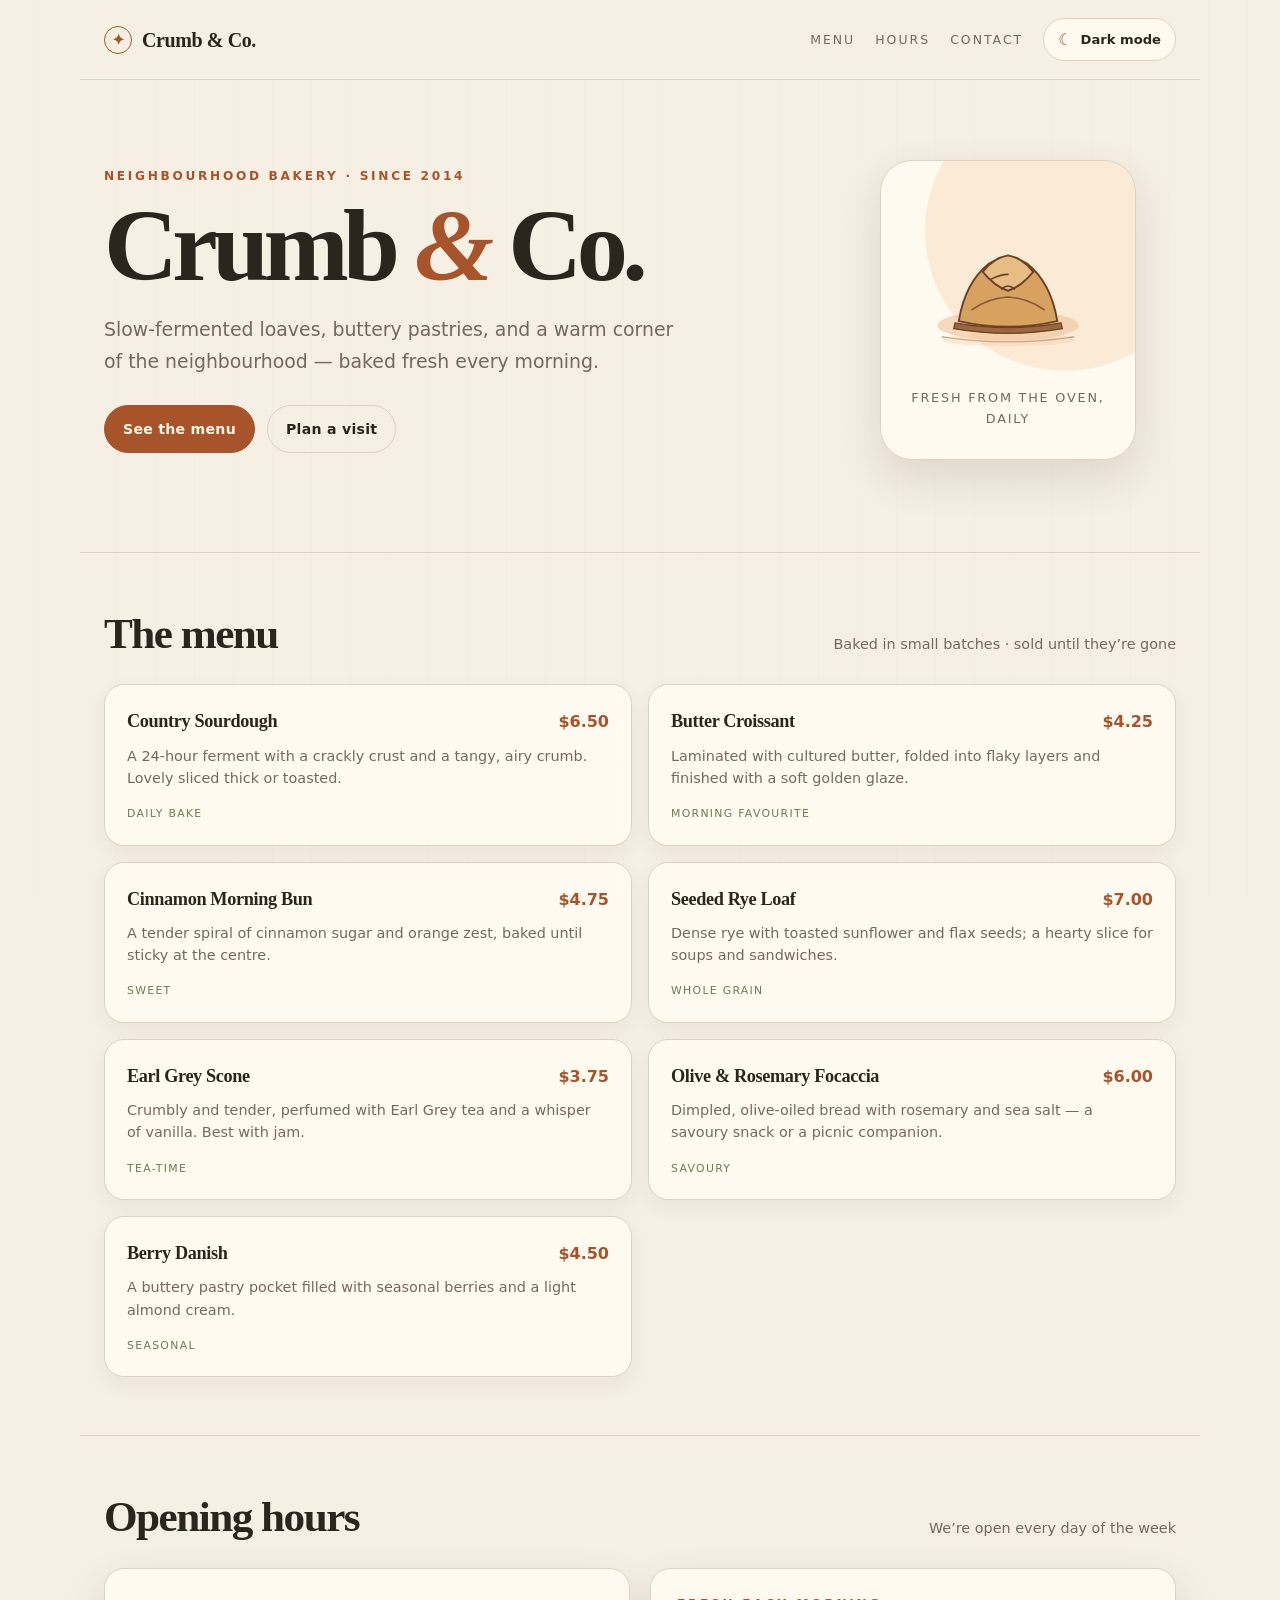
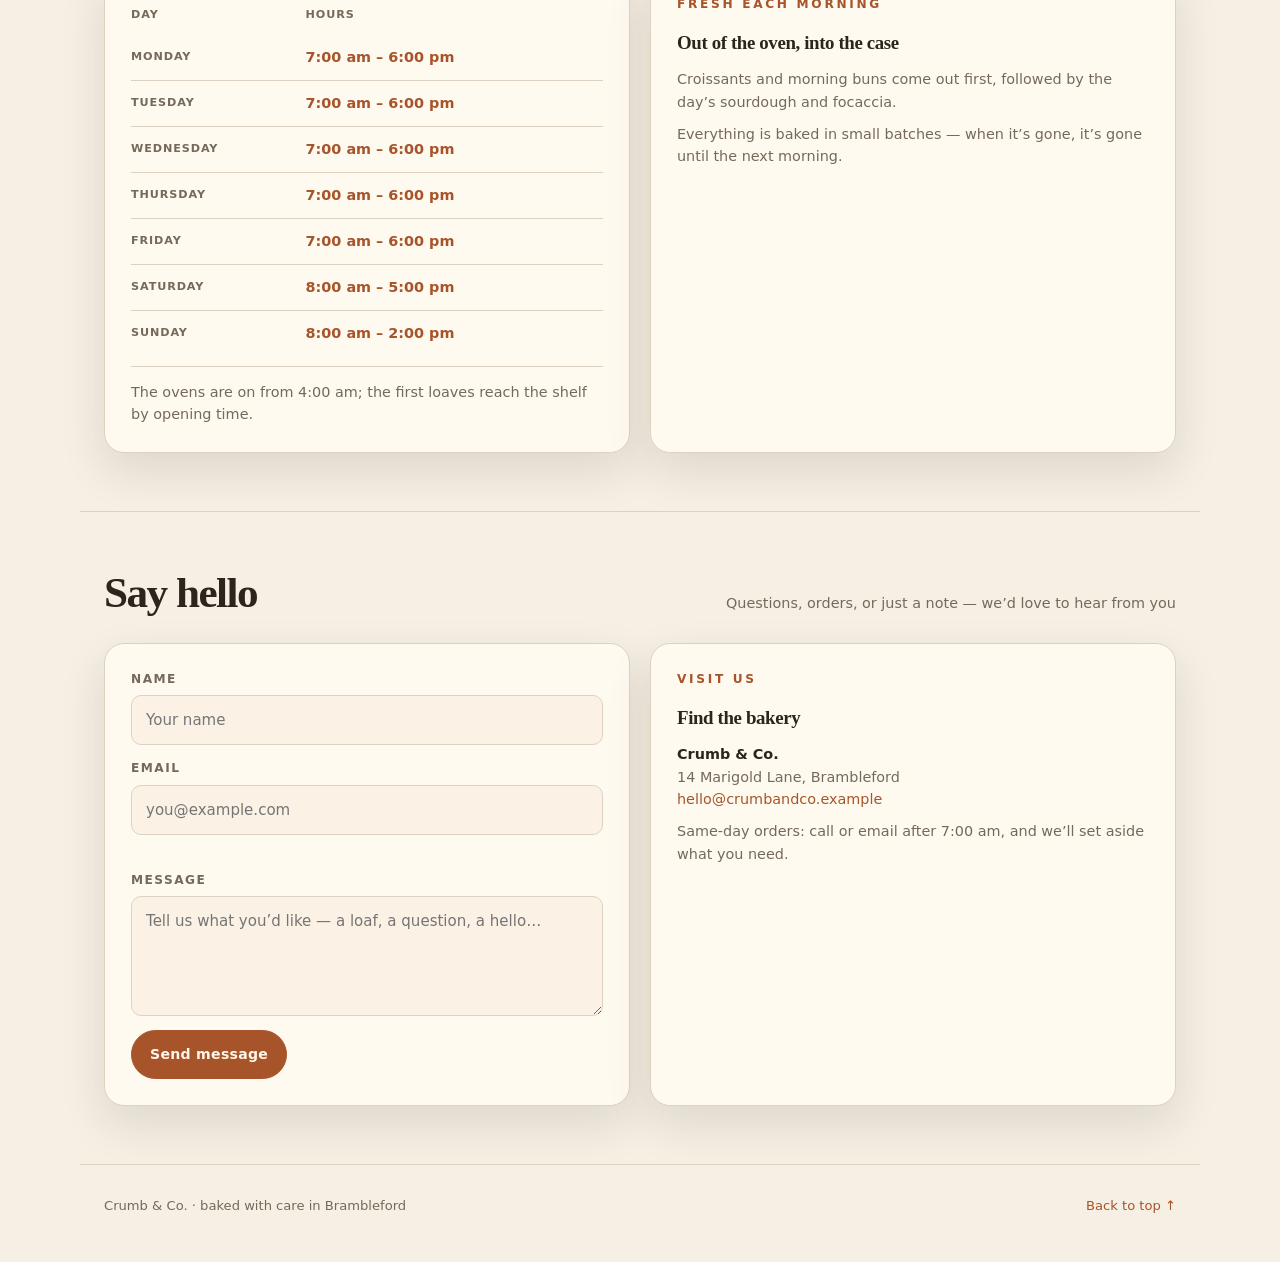
<file: deepseek/data/artifacts/site/k43-low/index.html>
<!DOCTYPE html>
<html lang="en">
<head>
  <meta charset="UTF-8" />
  <meta name="viewport" content="width=device-width, initial-scale=1.0" />
  <meta name="description" content="Crumb & Co. is a neighbourhood bakery serving slow-fermented breads, pastries, and warm daily comfort." />
  <title>Crumb & Co. — Neighbourhood Bakery</title>
  <style>
    :root {
      --bg: #f5efe4;
      --surface: #fffaf0;
      --surface-2: #fbf2e5;
      --ink: #2c251e;
      --muted: #75695b;
      --line: #ddd2c1;
      --accent: #a8542b;
      --accent-strong: #87411f;
      --accent-soft: #f2c8a0;
      --sage: #6d7b55;
      --shadow: 0 18px 45px rgba(64, 45, 28, 0.12);
      --radius: 20px;
      --font-display: "Palatino Linotype", "Book Antiqua", Palatino, Georgia, serif;
      --font-ui: ui-sans-serif, system-ui, -apple-system, BlinkMacSystemFont, "Segoe UI", sans-serif;
    }

    body.dark {
      --bg: #181411;
      --surface: #241d18;
      --surface-2: #2d241e;
      --ink: #f4eadc;
      --muted: #b8a996;
      --line: #443a31;
      --accent: #e3a06b;
      --accent-strong: #f0c08e;
      --accent-soft: #553826;
      --sage: #aab77f;
      --shadow: 0 18px 45px rgba(0, 0, 0, 0.32);
    }

    * {
      box-sizing: border-box;
    }

    html {
      scroll-behavior: smooth;
    }

    body {
      margin: 0;
      background: var(--bg);
      color: var(--ink);
      font-family: var(--font-ui);
      line-height: 1.6;
      transition: background-color 0.25s ease, color 0.25s ease;
    }

    body::before {
      content: "";
      position: fixed;
      inset: 0;
      pointer-events: none;
      opacity: 0.22;
      background-image: repeating-linear-gradient(
        90deg,
        transparent 0,
        transparent 38px,
        rgba(120, 95, 65, 0.06) 38px,
        rgba(120, 95, 65, 0.06) 39px
      );
    }

    body.dark::before {
      opacity: 0.14;
      background-image: repeating-linear-gradient(
        90deg,
        transparent 0,
        transparent 38px,
        rgba(255, 232, 204, 0.035) 38px,
        rgba(255, 232, 204, 0.035) 39px
      );
    }

    a {
      color: inherit;
    }

    .skip-link {
      position: absolute;
      left: 16px;
      top: 16px;
      padding: 10px 14px;
      border-radius: 8px;
      background: var(--ink);
      color: var(--bg);
      z-index: 10;
      transform: translateY(-200%);
    }

    .skip-link:focus {
      transform: translateY(0);
    }

    .site-header {
      width: min(1120px, 100%);
      margin: 0 auto;
      padding: 18px 24px;
      display: flex;
      align-items: center;
      justify-content: space-between;
      gap: 20px;
      flex-wrap: wrap;
      border-bottom: 1px solid var(--line);
      background: color-mix(in srgb, var(--bg) 88%, transparent);
      backdrop-filter: blur(12px);
    }

    .brand {
      display: inline-flex;
      align-items: center;
      gap: 10px;
      font-family: var(--font-display);
      font-size: 1.25rem;
      font-weight: 700;
      letter-spacing: -0.02em;
      text-decoration: none;
    }

    .brand-mark {
      width: 28px;
      height: 28px;
      display: grid;
      place-items: center;
      border: 1px solid var(--accent);
      border-radius: 50%;
      color: var(--accent);
      font-size: 0.96rem;
      line-height: 1;
    }

    .header-nav {
      display: flex;
      align-items: center;
      gap: 20px;
      margin-left: auto;
    }

    .header-nav a {
      color: var(--muted);
      text-decoration: none;
      font-size: 0.78rem;
      letter-spacing: 0.16em;
      text-transform: uppercase;
      transition: color 0.2s ease;
    }

    .header-nav a:hover,
    .header-nav a:focus-visible {
      color: var(--accent);
    }

    .theme-toggle {
      display: inline-flex;
      align-items: center;
      gap: 8px;
      padding: 10px 14px;
      border: 1px solid var(--line);
      border-radius: 999px;
      background: var(--surface);
      color: var(--ink);
      font: inherit;
      font-size: 0.82rem;
      font-weight: 600;
      cursor: pointer;
      transition: background-color 0.2s ease, border-color 0.2s ease, color 0.2s ease;
    }

    .theme-toggle:hover {
      border-color: var(--accent);
      color: var(--accent);
    }

    .theme-toggle:focus-visible {
      outline: 3px solid var(--accent-soft);
      outline-offset: 3px;
    }

    .theme-icon {
      color: var(--accent);
      font-size: 1rem;
      line-height: 1;
    }

    main {
      width: min(1120px, 100%);
      margin: 0 auto;
    }

    .hero {
      display: grid;
      grid-template-columns: minmax(0, 1.35fr) minmax(280px, 0.65fr);
      gap: 38px;
      align-items: center;
      padding: 64px 24px 76px;
    }

    .eyebrow {
      margin: 0 0 14px;
      color: var(--accent);
      font-size: 0.76rem;
      font-weight: 700;
      letter-spacing: 0.22em;
      text-transform: uppercase;
    }

    .hero h1 {
      margin: 0;
      max-width: 760px;
      font-family: var(--font-display);
      font-size: clamp(3.4rem, 8vw, 6.4rem);
      line-height: 0.9;
      letter-spacing: -0.055em;
      font-weight: 700;
    }

    .hero h1 .amp {
      color: var(--accent);
      font-style: italic;
    }

    .tagline {
      margin: 22px 0 0;
      max-width: 590px;
      color: var(--muted);
      font-size: clamp(1rem, 1.5vw, 1.18rem);
      line-height: 1.65;
    }

    .hero-actions {
      display: flex;
      flex-wrap: wrap;
      gap: 12px;
      margin-top: 28px;
    }

    .btn {
      display: inline-flex;
      align-items: center;
      justify-content: center;
      gap: 8px;
      padding: 12px 18px;
      border-radius: 999px;
      font: inherit;
      font-size: 0.88rem;
      font-weight: 700;
      letter-spacing: 0.02em;
      text-decoration: none;
      cursor: pointer;
      transition: transform 0.18s ease, background-color 0.18s ease, border-color 0.18s ease;
    }

    .btn:hover {
      transform: translateY(-2px);
    }

    .btn-primary {
      color: #fff7e8;
      background: var(--accent);
      border: 1px solid var(--accent);
    }

    .btn-primary:hover {
      background: var(--accent-strong);
      border-color: var(--accent-strong);
    }

    body.dark .btn-primary {
      color: #1a130d;
    }

    .btn-secondary {
      color: var(--ink);
      background: transparent;
      border: 1px solid var(--line);
    }

    .btn-secondary:hover {
      border-color: var(--accent);
      color: var(--accent);
    }

    .btn:focus-visible {
      outline: 3px solid var(--accent-soft);
      outline-offset: 3px;
    }

    .hero-art {
      position: relative;
      min-height: 300px;
      display: grid;
      place-items: center;
      padding: 26px;
      border: 1px solid var(--line);
      border-radius: calc(var(--radius) + 12px);
      background: var(--surface);
      box-shadow: var(--shadow);
      overflow: hidden;
    }

    .hero-art::before {
      content: "";
      position: absolute;
      width: 280px;
      height: 280px;
      border-radius: 50%;
      background: var(--accent-soft);
      opacity: 0.32;
      top: -70px;
      right: -70px;
    }

    .hero-art svg {
      width: min(100%, 310px);
      height: auto;
      display: block;
      position: relative;
      z-index: 1;
    }

    .hero-art figcaption {
      position: relative;
      z-index: 1;
      margin-top: 14px;
      color: var(--muted);
      font-size: 0.8rem;
      letter-spacing: 0.14em;
      text-transform: uppercase;
      text-align: center;
    }

    .section {
      padding: 58px 24px;
      border-top: 1px solid var(--line);
    }

    .section-head {
      display: flex;
      align-items: flex-end;
      justify-content: space-between;
      gap: 20px;
      margin-bottom: 28px;
      flex-wrap: wrap;
    }

    .section-head h2 {
      margin: 0;
      font-family: var(--font-display);
      font-size: clamp(1.8rem, 3.4vw, 2.7rem);
      letter-spacing: -0.035em;
      line-height: 1.05;
    }

    .section-head p {
      margin: 0;
      color: var(--muted);
      font-size: 0.9rem;
    }

    .menu-grid {
      display: grid;
      grid-template-columns: repeat(2, minmax(0, 1fr));
      gap: 16px;
    }

    .menu-card {
      display: flex;
      flex-direction: column;
      gap: 8px;
      padding: 22px;
      border: 1px solid var(--line);
      border-radius: var(--radius);
      background: var(--surface);
      box-shadow: 0 8px 22px rgba(60, 42, 26, 0.05);
      transition: transform 0.18s ease, border-color 0.18s ease;
    }

    .menu-card:hover {
      transform: translateY(-3px);
      border-color: var(--accent-soft);
    }

    .menu-card-top {
      display: flex;
      justify-content: space-between;
      align-items: baseline;
      gap: 14px;
    }

    .menu-card h3 {
      margin: 0;
      font-family: var(--font-display);
      font-size: 1.14rem;
      letter-spacing: -0.02em;
    }

    .price {
      color: var(--accent);
      font-weight: 700;
      white-space: nowrap;
    }

    .menu-card p {
      margin: 0;
      color: var(--muted);
      font-size: 0.9rem;
      line-height: 1.55;
    }

    .menu-badges {
      display: flex;
      gap: 8px;
      margin-top: 8px;
      color: var(--sage);
      font-size: 0.68rem;
      letter-spacing: 0.12em;
      text-transform: uppercase;
    }

    .hours-contact {
      display: grid;
      grid-template-columns: repeat(2, minmax(0, 1fr));
      gap: 20px;
      align-items: stretch;
    }

    .panel {
      padding: 26px;
      border: 1px solid var(--line);
      border-radius: var(--radius);
      background: var(--surface);
      box-shadow: var(--shadow);
    }

    .hours-table {
      width: 100%;
      border-collapse: collapse;
    }

    .hours-table th,
    .hours-table td {
      padding: 11px 0;
      border-bottom: 1px solid var(--line);
      text-align: left;
      font-size: 0.9rem;
    }

    .hours-table th {
      font-weight: 600;
      color: var(--muted);
      letter-spacing: 0.08em;
      text-transform: uppercase;
      font-size: 0.7rem;
    }

    .hours-table tr:last-child th,
    .hours-table tr:last-child td {
      border-bottom: 0;
    }

    .hours-table td[align="right"] {
      color: var(--accent);
      font-weight: 700;
    }

    .contact-panel {
      display: flex;
      flex-direction: column;
      gap: 18px;
    }

    .panel h3 {
      margin: 0 0 10px;
      font-family: var(--font-display);
      font-size: 1.18rem;
      letter-spacing: -0.02em;
    }

    .panel-copy {
      margin: 10px 0 0;
      color: var(--muted);
      font-size: 0.9rem;
      line-height: 1.55;
    }

    .panel-copy a {
      color: var(--accent);
      text-decoration: none;
    }

    .panel-note {
      padding-top: 14px;
      border-top: 1px solid var(--line);
    }

    .contact-meta {
      margin: 0;
      color: var(--muted);
      font-size: 0.9rem;
      line-height: 1.55;
    }

    .contact-meta strong {
      color: var(--ink);
    }

    .contact-meta a {
      color: var(--accent);
      text-decoration: none;
    }

    .form {
      display: grid;
      gap: 14px;
    }

    .field {
      display: grid;
      gap: 6px;
    }

    label {
      font-size: 0.76rem;
      font-weight: 700;
      letter-spacing: 0.12em;
      text-transform: uppercase;
      color: var(--muted);
    }

    input,
    textarea {
      width: 100%;
      padding: 12px 14px;
      border: 1px solid var(--line);
      border-radius: 10px;
      background: var(--surface-2);
      color: var(--ink);
      font: inherit;
      font-size: 0.94rem;
      transition: border-color 0.18s ease, background-color 0.18s ease;
    }

    input:focus,
    textarea:focus {
      outline: 3px solid var(--accent-soft);
      outline-offset: 1px;
      border-color: var(--accent);
    }

    textarea {
      min-height: 120px;
      resize: vertical;
    }

    .field-error {
      min-height: 1.2em;
      margin: 0;
      color: #b2382b;
      font-size: 0.82rem;
    }

    body.dark .field-error {
      color: #ff9b8b;
    }

    .form-row {
      display: flex;
      align-items: center;
      gap: 14px;
      flex-wrap: wrap;
    }

    .form-status {
      margin: 0;
      color: var(--sage);
      font-size: 0.86rem;
      font-weight: 600;
    }

    .site-footer {
      width: min(1120px, 100%);
      margin: 0 auto;
      padding: 30px 24px 46px;
      color: var(--muted);
      font-size: 0.82rem;
      border-top: 1px solid var(--line);
      display: flex;
      justify-content: space-between;
      gap: 18px;
      flex-wrap: wrap;
    }

    .site-footer a {
      color: var(--accent);
      text-decoration: none;
    }

    @media (max-width: 600px) {
      .site-header,
      .site-footer {
        padding-left: 18px;
        padding-right: 18px;
      }

      .site-header {
        align-items: flex-start;
      }

      .header-nav {
        width: 100%;
        margin-left: 0;
        gap: 14px;
        flex-wrap: wrap;
      }

      .theme-toggle {
        margin-left: auto;
      }

      .hero {
        grid-template-columns: 1fr;
        gap: 28px;
        padding: 52px 18px 46px;
      }

      .hero-art {
        min-height: 230px;
        width: 100%;
      }

      .hero-actions {
        flex-direction: column;
        align-items: stretch;
      }

      .btn {
        width: 100%;
      }

      .section {
        padding: 42px 18px;
      }

      .menu-grid {
        grid-template-columns: 1fr;
      }

      .hours-contact {
        grid-template-columns: 1fr;
      }

      .section-head {
        align-items: flex-start;
      }

      .form-row {
        align-items: flex-start;
      }

      .form-row .btn {
        width: auto;
      }
    }
  </style>
</head>
<body>
  <script>
    try {
      if (localStorage.getItem("crumb-co-theme") === "dark") {
        document.body.classList.add("dark");
      }
    } catch (error) {
      // Ignore storage access errors; the light theme remains the fallback.
    }
  </script>
  <a class="skip-link" href="#main-content">Skip to content</a>

  <header class="site-header">
    <a class="brand" href="#top" aria-label="Crumb & Co. home">
      <span class="brand-mark" aria-hidden="true">✦</span>
      <span>Crumb & Co.</span>
    </a>

    <nav class="header-nav" aria-label="Primary">
      <a href="#menu">Menu</a>
      <a href="#hours">Hours</a>
      <a href="#contact">Contact</a>
      <button id="themeToggle" class="theme-toggle" type="button" aria-pressed="false">
        <span class="theme-icon" aria-hidden="true">☾</span>
        <span class="theme-label">Dark mode</span>
      </button>
    </nav>
  </header>

  <main id="main-content">
    <section class="hero" id="top">
      <div class="hero-copy">
        <p class="eyebrow">Neighbourhood bakery · Since 2014</p>
        <h1>Crumb <span class="amp">&</span> Co.</h1>
        <p class="tagline">Slow-fermented loaves, buttery pastries, and a warm corner of the neighbourhood — baked fresh every morning.</p>
        <div class="hero-actions">
          <a class="btn btn-primary" href="#menu">See the menu</a>
          <a class="btn btn-secondary" href="#hours">Plan a visit</a>
        </div>
      </div>

      <figure class="hero-art" aria-labelledby="hero-art-caption">
        <svg viewBox="0 0 320 280" role="img" aria-label="A line drawing of a rustic loaf of bread on a board">
          <ellipse cx="160" cy="213" rx="112" ry="24" fill="var(--accent-soft)" opacity="0.65"/>
          <path d="M82 206 Q92 145 130 115 Q160 96 190 115 Q228 145 238 206 Q160 224 82 206 Z" fill="#d7a15f" stroke="#6a4123" stroke-width="3"/>
          <path d="M120 128 Q137 106 160 102 Q183 106 200 128 Q180 152 160 158 Q140 152 120 128 Z" fill="#e8bd84" stroke="#6a4123" stroke-width="3"/>
          <path d="M132 140 Q148 132 160 132" fill="none" stroke="#6a4123" stroke-width="2.5" stroke-linecap="round"/>
          <path d="M150 155 Q160 146 170 155" fill="none" stroke="#6a4123" stroke-width="2.5" stroke-linecap="round"/>
          <path d="M103 188 Q128 170 160 168 Q192 170 217 188" fill="none" stroke="#6a4123" stroke-width="2.5" stroke-linecap="round" opacity="0.75"/>
          <path d="M76 209 Q160 224 244 209 L246 218 Q160 233 74 218 Z" fill="#9b673e" stroke="#6a4123" stroke-width="2"/>
          <path d="M56 231 Q160 247 264 231" fill="none" stroke="#6a4123" stroke-width="2" stroke-linecap="round" opacity="0.5"/>
          <ellipse cx="160" cy="236" rx="105" ry="10" fill="var(--accent-soft)" opacity="0.35"/>
        </svg>
        <figcaption id="hero-art-caption">Fresh from the oven, daily</figcaption>
      </figure>
    </section>

    <section class="section" id="menu">
      <div class="section-head">
        <h2>The menu</h2>
        <p>Baked in small batches · sold until they’re gone</p>
      </div>

      <div class="menu-grid">
        <article class="menu-card">
          <div class="menu-card-top">
            <h3>Country Sourdough</h3>
            <span class="price">$6.50</span>
          </div>
          <p>A 24-hour ferment with a crackly crust and a tangy, airy crumb. Lovely sliced thick or toasted.</p>
          <div class="menu-badges">Daily bake</div>
        </article>

        <article class="menu-card">
          <div class="menu-card-top">
            <h3>Butter Croissant</h3>
            <span class="price">$4.25</span>
          </div>
          <p>Laminated with cultured butter, folded into flaky layers and finished with a soft golden glaze.</p>
          <div class="menu-badges">Morning favourite</div>
        </article>

        <article class="menu-card">
          <div class="menu-card-top">
            <h3>Cinnamon Morning Bun</h3>
            <span class="price">$4.75</span>
          </div>
          <p>A tender spiral of cinnamon sugar and orange zest, baked until sticky at the centre.</p>
          <div class="menu-badges">Sweet</div>
        </article>

        <article class="menu-card">
          <div class="menu-card-top">
            <h3>Seeded Rye Loaf</h3>
            <span class="price">$7.00</span>
          </div>
          <p>Dense rye with toasted sunflower and flax seeds; a hearty slice for soups and sandwiches.</p>
          <div class="menu-badges">Whole grain</div>
        </article>

        <article class="menu-card">
          <div class="menu-card-top">
            <h3>Earl Grey Scone</h3>
            <span class="price">$3.75</span>
          </div>
          <p>Crumbly and tender, perfumed with Earl Grey tea and a whisper of vanilla. Best with jam.</p>
          <div class="menu-badges">Tea-time</div>
        </article>

        <article class="menu-card">
          <div class="menu-card-top">
            <h3>Olive & Rosemary Focaccia</h3>
            <span class="price">$6.00</span>
          </div>
          <p>Dimpled, olive-oiled bread with rosemary and sea salt — a savoury snack or a picnic companion.</p>
          <div class="menu-badges">Savoury</div>
        </article>

        <article class="menu-card">
          <div class="menu-card-top">
            <h3>Berry Danish</h3>
            <span class="price">$4.50</span>
          </div>
          <p>A buttery pastry pocket filled with seasonal berries and a light almond cream.</p>
          <div class="menu-badges">Seasonal</div>
        </article>
      </div>
    </section>

    <section class="section" id="hours">
      <div class="section-head">
        <h2>Opening hours</h2>
        <p>We’re open every day of the week</p>
      </div>

      <div class="hours-contact">
        <div class="panel">
          <table class="hours-table">
            <thead>
              <tr>
                <th scope="col">Day</th>
                <th scope="col" align="right">Hours</th>
              </tr>
            </thead>
            <tbody>
              <tr><th scope="row">Monday</th><td align="right">7:00 am – 6:00 pm</td></tr>
              <tr><th scope="row">Tuesday</th><td align="right">7:00 am – 6:00 pm</td></tr>
              <tr><th scope="row">Wednesday</th><td align="right">7:00 am – 6:00 pm</td></tr>
              <tr><th scope="row">Thursday</th><td align="right">7:00 am – 6:00 pm</td></tr>
              <tr><th scope="row">Friday</th><td align="right">7:00 am – 6:00 pm</td></tr>
              <tr><th scope="row">Saturday</th><td align="right">8:00 am – 5:00 pm</td></tr>
              <tr><th scope="row">Sunday</th><td align="right">8:00 am – 2:00 pm</td></tr>
            </tbody>
          </table>
          <p class="panel-copy panel-note">The ovens are on from 4:00 am; the first loaves reach the shelf by opening time.</p>
        </div>

        <div class="panel">
          <p class="eyebrow">Fresh each morning</p>
          <h3>Out of the oven, into the case</h3>
          <p class="panel-copy">Croissants and morning buns come out first, followed by the day’s sourdough and focaccia.</p>
          <p class="panel-copy">Everything is baked in small batches — when it’s gone, it’s gone until the next morning.</p>
        </div>
      </div>
    </section>

    <section class="section" id="contact">
      <div class="section-head">
        <h2>Say hello</h2>
        <p>Questions, orders, or just a note — we’d love to hear from you</p>
      </div>

      <div class="hours-contact">
        <div class="panel contact-panel">
          <form id="contactForm" class="form" novalidate>
            <div class="field">
              <label for="name">Name</label>
              <input id="name" name="name" type="text" autocomplete="name" required placeholder="Your name" />
            </div>

            <div class="field">
              <label for="email">Email</label>
              <input id="email" name="email" type="email" autocomplete="email" required placeholder="you@example.com" aria-describedby="emailError" />
              <p id="emailError" class="field-error" role="alert" aria-live="polite"></p>
            </div>

            <div class="field">
              <label for="message">Message</label>
              <textarea id="message" name="message" required placeholder="Tell us what you’d like — a loaf, a question, a hello…"></textarea>
            </div>

            <div class="form-row">
              <button class="btn btn-primary" type="submit">Send message</button>
              <p id="formStatus" class="form-status" role="status" aria-live="polite"></p>
            </div>
          </form>
        </div>

        <div class="panel">
          <p class="eyebrow">Visit us</p>
          <h3>Find the bakery</h3>
          <p class="contact-meta">
            <strong>Crumb & Co.</strong><br />
            14 Marigold Lane, Brambleford<br />
            <a href="mailto:hello@crumbandco.example">hello@crumbandco.example</a>
          </p>
          <p class="panel-copy">Same-day orders: call or email after 7:00 am, and we’ll set aside what you need.</p>
        </div>
      </div>
    </section>
  </main>

  <footer class="site-footer">
    <span>Crumb & Co. · baked with care in Brambleford</span>
    <span><a href="#top">Back to top ↑</a></span>
  </footer>

  <script>
    const body = document.body;
    const toggle = document.getElementById("themeToggle");
    const icon = toggle.querySelector(".theme-icon");
    const label = toggle.querySelector(".theme-label");
    const form = document.getElementById("contactForm");
    const emailInput = document.getElementById("email");
    const emailError = document.getElementById("emailError");
    const formStatus = document.getElementById("formStatus");

    function setTheme(isDark) {
      body.classList.toggle("dark", isDark);
      toggle.setAttribute("aria-pressed", String(isDark));
      icon.textContent = isDark ? "☀" : "☾";
      label.textContent = isDark ? "Light mode" : "Dark mode";
    }

    let savedTheme = "light";
    try {
      savedTheme = localStorage.getItem("crumb-co-theme") || "light";
    } catch (error) {
      // Storage may be unavailable; the light theme remains the fallback.
    }
    setTheme(savedTheme === "dark");

    toggle.addEventListener("click", () => {
      const nextIsDark = !body.classList.contains("dark");
      setTheme(nextIsDark);
      try {
        localStorage.setItem("crumb-co-theme", nextIsDark ? "dark" : "light");
      } catch (error) {
        // The toggle still works for this visit even if storage is unavailable.
      }
    });

    function showEmailError(message) {
      emailError.textContent = message;
      emailInput.setAttribute("aria-invalid", "true");
    }

    function clearEmailError() {
      emailError.textContent = "";
      emailInput.removeAttribute("aria-invalid");
    }

    emailInput.addEventListener("input", () => {
      if (emailInput.getAttribute("aria-invalid") === "true") {
        clearEmailError();
      }
      formStatus.textContent = "";
    });

    form.addEventListener("submit", (event) => {
      event.preventDefault();
      formStatus.textContent = "";
      clearEmailError();

      const name = form.elements.name.value.trim();
      const email = emailInput.value.trim();
      const message = form.elements.message.value.trim();
      const emailPattern = /^[^\s@]+@[^\s@]+\.[^\s@]+$/;

      if (!emailPattern.test(email)) {
        showEmailError(email ? "Please enter a valid email address, such as name@example.com." : "Please enter your email address.");
        emailInput.focus();
        return;
      }

      if (!name) {
        formStatus.textContent = "Please add your name before sending.";
        return;
      }

      if (!message) {
        formStatus.textContent = "Please add a message before sending.";
        return;
      }

      formStatus.textContent = `Thanks, ${name}! Your message is ready to send.`;
      form.reset();
    });
  </script>
</body>
</html>
</file>
